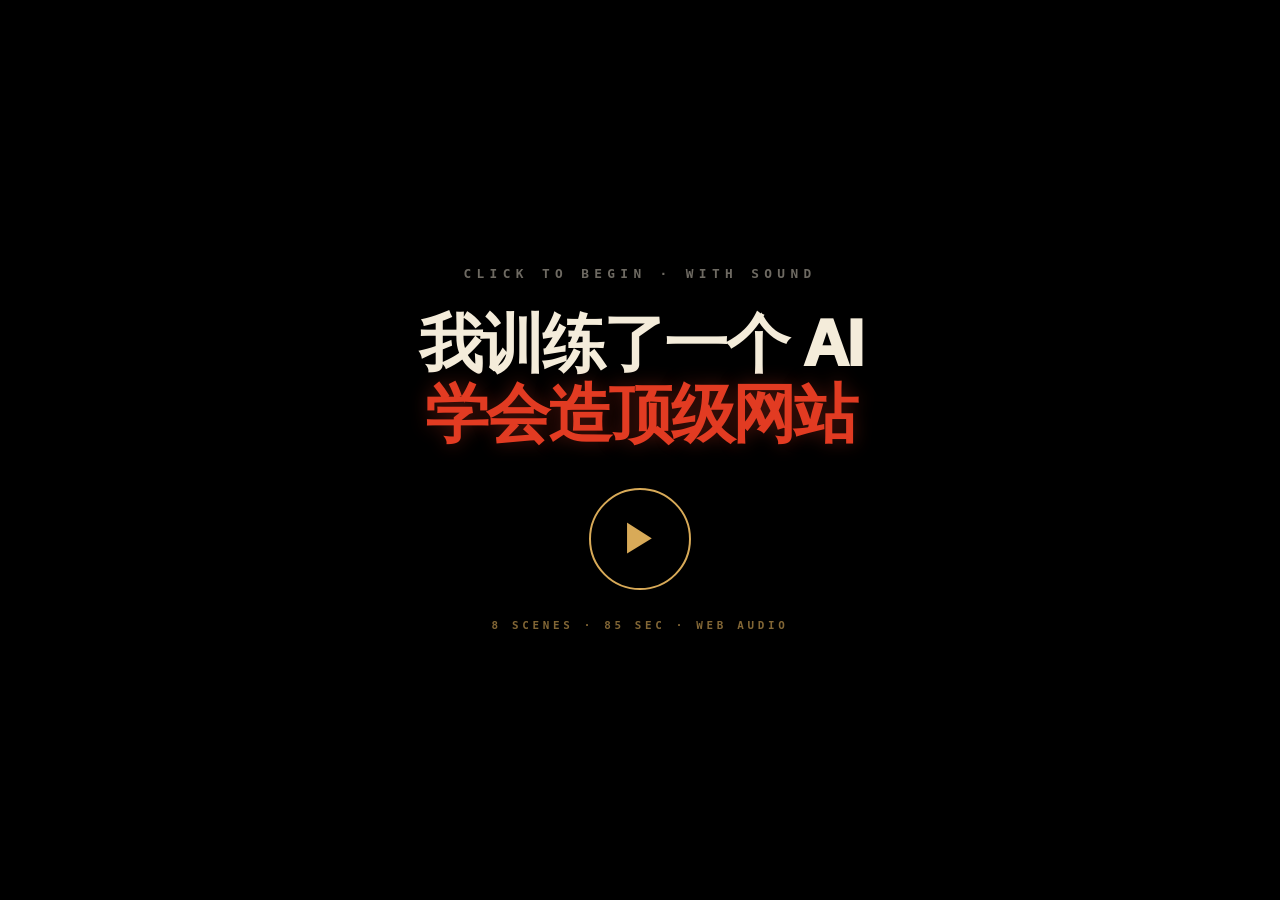
<file: showcase/01-training-protocol-film/index.html>
<!DOCTYPE html>
<html lang="zh-CN">
<head>
<meta charset="UTF-8" />
<meta name="viewport" content="width=device-width,initial-scale=1.0" />
<title>我训练了一个 AI 学会造顶级网站 · S-tier Closed Loop</title>
<style>
:root{
  --stageW:min(100vw,177.777vh);
  --u:calc(var(--stageW)/100);
  --bone:#F4ECDA;
  --red:#E23B22;
  --redDim:#9b2a18;
  --gold:#D8AA58;
  --ink:#0a0606;
}
*{box-sizing:border-box;margin:0;padding:0}
html,body{
  width:100%;height:100%;overflow:hidden;background:#000;color:var(--bone);
  font-family:-apple-system,BlinkMacSystemFont,"PingFang SC","Microsoft YaHei",Helvetica,Arial,sans-serif;
  -webkit-font-smoothing:antialiased;
}
body{display:flex;align-items:center;justify-content:center}

/* 16:9 stage */
.stage{
  position:relative;width:100vw;height:56.25vw;max-width:177.777vh;max-height:100vh;
  background:#000;overflow:hidden;isolation:isolate;
}
.bg{position:absolute;inset:0;z-index:0;background:#000;transition:background .7s ease}
.flash{position:absolute;inset:0;background:#fff;opacity:0;z-index:900;pointer-events:none}

/* Grain (T6) */
.grain{
  position:absolute;inset:-20%;z-index:6;pointer-events:none;opacity:.16;mix-blend-mode:overlay;
  background-image:
    radial-gradient(rgba(255,255,255,.55) 1px,transparent 1.5px),
    radial-gradient(rgba(255,255,255,.4) 1px,transparent 1.5px);
  background-size:3px 3px,5px 5px;
  background-position:0 0,1.5px 2px;
  animation:grainShift 1.8s steps(6) infinite;
}
@keyframes grainShift{
  0%{transform:translate(0,0)}
  20%{transform:translate(-2%,1%)}
  40%{transform:translate(1%,-2%)}
  60%{transform:translate(-1%,-1%)}
  80%{transform:translate(2%,2%)}
  100%{transform:translate(0,0)}
}

/* Warm red radial vignette (always on) */
.vignette{
  position:absolute;inset:0;z-index:5;pointer-events:none;
  background:radial-gradient(ellipse at 50% 50%,transparent 30%,rgba(0,0,0,.55) 78%,#000 100%);
}

/* Brand corners */
.brand{
  position:absolute;left:calc(var(--u)*1.8);top:calc(var(--u)*1.5);z-index:850;
  font:900 calc(var(--u)*.62)/1 Impact,"Arial Black";letter-spacing:.28em;color:rgba(244,236,218,.32);
}
.timeTxt{
  position:absolute;right:calc(var(--u)*1.8);top:calc(var(--u)*1.5);z-index:850;
  font:calc(var(--u)*.72)/1 Consolas,monospace;color:rgba(244,236,218,.38);letter-spacing:.08em;
}
.footTxt{
  position:absolute;left:50%;bottom:calc(var(--u)*1.2);transform:translateX(-50%);z-index:850;
  font:900 calc(var(--u)*.55)/1 Impact,"Arial Black";letter-spacing:.42em;color:rgba(244,236,218,.18);white-space:nowrap;
}

.redText{color:var(--red)}
.goldText{color:var(--gold)}
.dimText{color:rgba(244,236,218,.5)}

/* Scene base */
.scene{position:absolute;inset:0;z-index:30;opacity:0;transition:opacity .7s ease}
.scene.on{opacity:1}

/* =========== SCENE 1 · 黑幕开场 =========== */
#scene1 .declareSmall{
  position:absolute;left:50%;top:38%;transform:translate(-50%,-50%);z-index:120;
  font-weight:900;font-size:calc(var(--u)*1.5);letter-spacing:.5em;color:rgba(244,236,218,.55);
  opacity:0;text-align:center;
}
.scene.on #scene1 .declareSmall, #scene1.on .declareSmall{animation:fadeIn 1.0s .3s ease forwards}
#scene1 .titleA{
  position:absolute;left:50%;top:50%;transform:translate(-50%,-50%) scale(.92);z-index:130;text-align:center;
  font:1000 calc(var(--u)*8.4)/.94 "PingFang SC","Microsoft YaHei",sans-serif;letter-spacing:-.06em;
  color:var(--bone);opacity:0;white-space:nowrap;
  text-shadow:0 calc(var(--u)*.3) calc(var(--u)*2) rgba(0,0,0,.7);
}
#scene1.on .titleA{animation:bigIn 1.2s 1.0s cubic-bezier(.16,1,.3,1) forwards}
#scene1 .titleB{
  position:absolute;left:50%;top:68%;transform:translate(-50%,-50%) scale(.92);z-index:130;text-align:center;
  font:1000 calc(var(--u)*5.8)/1 "PingFang SC","Microsoft YaHei",sans-serif;letter-spacing:-.05em;
  color:var(--red);opacity:0;white-space:nowrap;
  text-shadow:0 0 calc(var(--u)*1.4) rgba(226,59,34,.4);
}
#scene1.on .titleB{animation:bigIn 1.0s 2.4s cubic-bezier(.16,1,.3,1) forwards}
#scene1 .sigBar{
  position:absolute;left:50%;top:84%;transform:translate(-50%,-50%);z-index:120;
  font:900 calc(var(--u)*.9)/1 Consolas,monospace;letter-spacing:.36em;color:rgba(216,170,88,.62);opacity:0;
}
#scene1.on .sigBar{animation:fadeIn .8s 4.2s ease forwards}
@keyframes bigIn{to{opacity:1;transform:translate(-50%,-50%) scale(1)}}
@keyframes fadeIn{to{opacity:1}}

/* =========== SCENE 2 · 问题 =========== */
#scene2 .probLabel{
  position:absolute;left:50%;top:22%;transform:translate(-50%,-50%);z-index:120;text-align:center;
  font:900 calc(var(--u)*1.3)/1 Consolas,monospace;letter-spacing:.42em;color:rgba(244,236,218,.55);
  opacity:0;
}
#scene2.on .probLabel{animation:fadeIn .8s .2s ease forwards}
#scene2 .gauge{
  position:absolute;left:50%;top:50%;transform:translate(-50%,-50%);z-index:80;
  width:calc(var(--u)*60);height:calc(var(--u)*60);opacity:0;
}
#scene2.on .gauge{animation:fadeIn 1.2s .6s ease forwards}
#scene2 .gauge svg{width:100%;height:100%;overflow:visible}
#scene2 .gauge .ring{fill:none;stroke:rgba(244,236,218,.13);stroke-width:.5}
#scene2 .gauge .arcSelf{fill:none;stroke:var(--gold);stroke-width:1.4;stroke-linecap:round;stroke-dasharray:282.7;stroke-dashoffset:282.7;}
#scene2 .gauge .arcReal{fill:none;stroke:var(--red);stroke-width:1.4;stroke-linecap:round;stroke-dasharray:282.7;stroke-dashoffset:282.7;}
#scene2.on .gauge .arcSelf{animation:arcSelf 1.6s 1.4s cubic-bezier(.16,1,.3,1) forwards}
#scene2.on .gauge .arcReal{animation:arcReal 1.6s 3.2s cubic-bezier(.16,1,.3,1) forwards}
@keyframes arcSelf{to{stroke-dashoffset:28.3}} /* 9/10 -> 282.7*(1-.9)=28.27 */
@keyframes arcReal{to{stroke-dashoffset:84.8}} /* 7/10 -> 282.7*(1-.7)=84.81 */
#scene2 .selfNum{
  position:absolute;left:34%;top:50%;transform:translate(-50%,-50%);z-index:140;text-align:center;opacity:0;
  font:1000 calc(var(--u)*5.6)/1 Impact,"Arial Black";color:var(--gold);
}
#scene2.on .selfNum{animation:popIn .7s 2.0s cubic-bezier(.16,1,.3,1) forwards}
#scene2 .realNum{
  position:absolute;left:66%;top:50%;transform:translate(-50%,-50%);z-index:140;text-align:center;opacity:0;
  font:1000 calc(var(--u)*5.6)/1 Impact,"Arial Black";color:var(--red);
  text-shadow:0 0 calc(var(--u)*1.4) rgba(226,59,34,.4);
}
#scene2.on .realNum{animation:popIn .7s 3.8s cubic-bezier(.16,1,.3,1) forwards}
@keyframes popIn{from{opacity:0;transform:translate(-50%,-50%) scale(.6)}to{opacity:1;transform:translate(-50%,-50%) scale(1)}}
#scene2 .selfLbl{position:absolute;left:34%;top:72%;transform:translate(-50%,-50%);z-index:140;font:900 calc(var(--u)*1.1)/1 sans-serif;letter-spacing:.32em;color:rgba(216,170,88,.78);opacity:0}
#scene2 .realLbl{position:absolute;left:66%;top:72%;transform:translate(-50%,-50%);z-index:140;font:900 calc(var(--u)*1.1)/1 sans-serif;letter-spacing:.32em;color:rgba(226,59,34,.85);opacity:0}
#scene2.on .selfLbl{animation:fadeIn .6s 2.4s ease forwards}
#scene2.on .realLbl{animation:fadeIn .6s 4.2s ease forwards}
#scene2 .probTitle{
  position:absolute;left:50%;top:88%;transform:translate(-50%,-50%);z-index:140;text-align:center;opacity:0;
  font:1000 calc(var(--u)*2.4)/1 "PingFang SC","Microsoft YaHei",sans-serif;letter-spacing:-.03em;color:var(--bone);
}
#scene2.on .probTitle{animation:fadeIn .8s 5.0s ease forwards}

/* =========== SCENE 3 · 观察 53 样本 =========== */
#scene3 .obsLabel{
  position:absolute;left:50%;top:14%;transform:translate(-50%,-50%);z-index:120;text-align:center;
  font:900 calc(var(--u)*1.1)/1 Consolas,monospace;letter-spacing:.42em;color:rgba(244,236,218,.55);opacity:0;
}
#scene3.on .obsLabel{animation:fadeIn .7s .2s ease forwards}
#scene3 .gridWrap{
  position:absolute;left:50%;top:54%;transform:translate(-50%,-50%);z-index:60;
  width:calc(var(--u)*78);height:calc(var(--u)*42);opacity:0;
}
#scene3.on .gridWrap{animation:fadeIn 1.0s .6s ease forwards}
#scene3 .cell{
  position:absolute;width:calc(var(--u)*7.6);height:calc(var(--u)*4.2);
  background:rgba(244,236,218,.04);border:1px solid rgba(244,236,218,.14);
  border-radius:calc(var(--u)*.4);opacity:0;
}
#scene3 .cell.lit{background:rgba(216,170,88,.16);border-color:rgba(216,170,88,.7);box-shadow:0 0 calc(var(--u)*1.4) rgba(216,170,88,.4)}
#scene3.on .cell{animation:cellIn .5s ease forwards;animation-delay:var(--cd,0s)}
@keyframes cellIn{to{opacity:1}}
#scene3 .bigNum{
  position:absolute;left:50%;top:50%;transform:translate(-50%,-50%);z-index:140;text-align:center;opacity:0;
  font:1000 calc(var(--u)*22)/1 Impact,"Arial Black";color:var(--bone);letter-spacing:-.05em;
  text-shadow:0 0 calc(var(--u)*2) rgba(226,59,34,.3),0 calc(var(--u)*.4) calc(var(--u)*2) rgba(0,0,0,.8);
}
#scene3.on .bigNum{animation:popIn .9s 4.2s cubic-bezier(.16,1,.3,1) forwards}
#scene3 .obsSub{
  position:absolute;left:50%;top:88%;transform:translate(-50%,-50%);z-index:140;text-align:center;opacity:0;
  font:1000 calc(var(--u)*2)/1 "PingFang SC","Microsoft YaHei",sans-serif;letter-spacing:-.02em;
  color:var(--bone);
}
#scene3.on .obsSub{animation:fadeIn .8s 5.0s ease forwards}

/* =========== SCENE 4 · 提炼 49 P =========== */
#scene4 .rainCol{position:absolute;top:-8%;font:900 calc(var(--u)*.9)/1.3 Consolas,monospace;color:rgba(216,170,88,.5);white-space:pre;
  writing-mode:vertical-rl;letter-spacing:.04em;opacity:0;animation:rainFall 7s linear infinite;animation-delay:var(--rd,0s);}
@keyframes rainFall{0%{transform:translateY(0);opacity:0}10%{opacity:.55}90%{opacity:.55}100%{transform:translateY(120vh);opacity:0}}
#scene4.on .rainCol{opacity:.55}
#scene4 .extractWrap{position:absolute;left:50%;top:50%;transform:translate(-50%,-50%);z-index:120;text-align:center;opacity:0;}
#scene4.on .extractWrap{animation:fadeIn .9s .4s ease forwards}
#scene4 .pCount{
  font:1000 calc(var(--u)*16)/1 Impact,"Arial Black";color:var(--gold);letter-spacing:-.05em;
  text-shadow:0 0 calc(var(--u)*2) rgba(216,170,88,.5);display:block;
}
#scene4 .pUnit{
  font:900 calc(var(--u)*4)/1 Impact,"Arial Black";color:var(--bone);letter-spacing:.06em;display:block;margin-top:calc(var(--u)*.4);
}
#scene4 .extractCap{
  position:absolute;left:50%;top:84%;transform:translate(-50%,-50%);z-index:140;text-align:center;opacity:0;
  font:1000 calc(var(--u)*2.2)/1.12 "PingFang SC","Microsoft YaHei",sans-serif;letter-spacing:-.03em;color:var(--bone);
  max-width:calc(var(--u)*70);
}
#scene4.on .extractCap{animation:fadeIn .8s 1.6s ease forwards}
#scene4 .extractCapB{
  position:absolute;left:50%;top:94%;transform:translate(-50%,-50%);z-index:140;text-align:center;opacity:0;
  font:900 calc(var(--u)*1.3)/1 Consolas,monospace;letter-spacing:.32em;color:var(--red);
}
#scene4.on .extractCapB{animation:fadeIn .8s 3.0s ease forwards}

/* =========== SCENE 5 · Rubric 28R =========== */
#scene5 .rubricBoard{position:absolute;left:50%;top:50%;transform:translate(-50%,-50%);z-index:100;width:calc(var(--u)*86);height:calc(var(--u)*40);opacity:0;}
#scene5.on .rubricBoard{animation:fadeIn .8s .3s ease forwards}
#scene5 .rcol{
  position:absolute;top:0;bottom:0;width:calc(var(--u)*27);padding:calc(var(--u)*1.6);
  background:rgba(244,236,218,.03);border:1px solid rgba(244,236,218,.12);border-radius:calc(var(--u)*.4);
  display:flex;flex-direction:column;justify-content:space-between;
}
#scene5 .rcol.a{left:0}
#scene5 .rcol.b{left:50%;transform:translateX(-50%)}
#scene5 .rcol.c{right:0}
#scene5 .rcol h4{font:900 calc(var(--u)*1.2)/1 Consolas,monospace;letter-spacing:.32em;color:rgba(244,236,218,.55);text-align:center}
#scene5 .rcol .axisName{font:1000 calc(var(--u)*2.6)/1 "PingFang SC","Microsoft YaHei",sans-serif;letter-spacing:-.03em;color:var(--bone);text-align:center;margin-top:calc(var(--u)*.6)}
#scene5 .rcol .axisSub{font:900 calc(var(--u)*.9)/1.3 sans-serif;letter-spacing:.18em;color:rgba(216,170,88,.7);text-align:center;margin-top:calc(var(--u)*.8)}
#scene5 .rcol .wgt{font:1000 calc(var(--u)*5.4)/1 Impact,"Arial Black";color:var(--gold);letter-spacing:-.04em;text-align:center}
#scene5 .rcol.b .wgt{color:var(--red);text-shadow:0 0 calc(var(--u)*1.2) rgba(226,59,34,.3)}
#scene5 .rcol.c .wgt{color:var(--bone)}
#scene5 .rcol .rxx{font:900 calc(var(--u)*.85)/1.4 Consolas,monospace;letter-spacing:.18em;color:rgba(244,236,218,.4);text-align:center;margin-top:calc(var(--u)*.4)}
#scene5 .formula{
  position:absolute;left:50%;bottom:8%;transform:translate(-50%,0);z-index:140;text-align:center;opacity:0;
  font:1000 calc(var(--u)*1.8)/1 Consolas,monospace;letter-spacing:.06em;color:var(--bone);
  padding:calc(var(--u)*1) calc(var(--u)*2);background:rgba(0,0,0,.55);border:1px solid rgba(216,170,88,.4);border-radius:calc(var(--u)*.5);
}
#scene5.on .formula{animation:fadeIn .8s 2.6s ease forwards}
#scene5 .rubricLabel{
  position:absolute;left:50%;top:8%;transform:translate(-50%,-50%);z-index:120;text-align:center;
  font:900 calc(var(--u)*1.1)/1 Consolas,monospace;letter-spacing:.42em;color:rgba(244,236,218,.55);opacity:0;
}
#scene5.on .rubricLabel{animation:fadeIn .7s .1s ease forwards}

/* =========== SCENE 6 · Critic 揭穿 =========== */
#scene6 .criticTag{position:absolute;left:50%;top:14%;transform:translate(-50%,-50%);z-index:120;text-align:center;
  font:900 calc(var(--u)*1.2)/1 Consolas,monospace;letter-spacing:.42em;color:var(--red);opacity:0;
  text-shadow:0 0 calc(var(--u)*1.2) rgba(226,59,34,.4);}
#scene6.on .criticTag{animation:fadeIn .6s .2s ease forwards}
#scene6 .splitL{
  position:absolute;left:6%;top:50%;transform:translate(0,-50%) translateX(-30px);z-index:100;width:38%;text-align:center;opacity:0;
}
#scene6 .splitR{
  position:absolute;right:6%;top:50%;transform:translate(0,-50%) translateX(30px);z-index:100;width:38%;text-align:center;opacity:0;
}
#scene6.on .splitL{animation:splitInL .9s .8s cubic-bezier(.16,1,.3,1) forwards}
#scene6.on .splitR{animation:splitInR .9s .8s cubic-bezier(.16,1,.3,1) forwards}
@keyframes splitInL{to{opacity:1;transform:translate(0,-50%) translateX(0)}}
@keyframes splitInR{to{opacity:1;transform:translate(0,-50%) translateX(0)}}
#scene6 .role{font:900 calc(var(--u)*1.4)/1 Consolas,monospace;letter-spacing:.32em;color:rgba(244,236,218,.55);margin-bottom:calc(var(--u)*1.4)}
#scene6 .score{font:1000 calc(var(--u)*9)/1 Impact,"Arial Black";letter-spacing:-.05em;line-height:.95}
#scene6 .scoreA{color:var(--gold);text-shadow:0 0 calc(var(--u)*1.4) rgba(216,170,88,.4)}
#scene6 .scoreB{color:var(--red);text-shadow:0 0 calc(var(--u)*1.4) rgba(226,59,34,.4)}
#scene6 .scoreSub{font:900 calc(var(--u)*1)/1 sans-serif;letter-spacing:.32em;color:rgba(244,236,218,.5);margin-top:calc(var(--u)*1)}
#scene6 .vsLine{
  position:absolute;left:50%;top:50%;transform:translate(-50%,-50%);z-index:120;
  width:calc(var(--u)*.4);height:0;background:var(--red);opacity:0;
  box-shadow:0 0 calc(var(--u)*1.4) rgba(226,59,34,.55);
}
#scene6.on .vsLine{animation:vsGrow 1.0s 2.4s cubic-bezier(.8,0,.2,1) forwards}
@keyframes vsGrow{to{opacity:.95;height:calc(var(--u)*36)}}
#scene6 .inflateTag{
  position:absolute;left:50%;top:50%;transform:translate(-50%,-50%) scale(.6);z-index:160;opacity:0;
  font:1000 calc(var(--u)*4.6)/1 Impact,"Arial Black";letter-spacing:-.03em;color:var(--red);white-space:nowrap;
  text-shadow:0 0 calc(var(--u)*1.8) rgba(226,59,34,.6),0 calc(var(--u)*.3) calc(var(--u)*1.2) rgba(0,0,0,.85);
  padding:calc(var(--u)*.6) calc(var(--u)*1.5);
}
#scene6.on .inflateTag{animation:inflatePunch .8s 3.4s cubic-bezier(.16,1,.3,1) forwards, inflateShake .25s 4.2s 3}
@keyframes inflatePunch{to{opacity:1;transform:translate(-50%,-50%) scale(1)}}
@keyframes inflateShake{0%,100%{transform:translate(-50%,-50%) scale(1)}25%{transform:translate(-52%,-50%) scale(1)}75%{transform:translate(-48%,-50%) scale(1)}}
#scene6 .criticBottom{
  position:absolute;left:50%;bottom:8%;transform:translate(-50%,0);z-index:140;text-align:center;opacity:0;
  font:1000 calc(var(--u)*2)/1 "PingFang SC","Microsoft YaHei",sans-serif;letter-spacing:-.03em;color:var(--bone);
}
#scene6.on .criticBottom{animation:fadeIn .8s 5.0s ease forwards}

/* =========== SCENE 7 · S 档闭环 4.55 -> 4.95 =========== */
#scene7 .sLabel{position:absolute;left:50%;top:14%;transform:translate(-50%,-50%);z-index:120;text-align:center;
  font:900 calc(var(--u)*1.2)/1 Consolas,monospace;letter-spacing:.42em;color:rgba(216,170,88,.7);opacity:0;}
#scene7.on .sLabel{animation:fadeIn .7s .2s ease forwards}
#scene7 .scoreBigWrap{
  position:absolute;left:50%;top:50%;transform:translate(-50%,-50%);z-index:130;text-align:center;opacity:0;
}
#scene7.on .scoreBigWrap{animation:fadeIn .8s .6s ease forwards}
#scene7 .scoreNow{
  font:1000 calc(var(--u)*18)/.95 Impact,"Arial Black";letter-spacing:-.06em;color:var(--gold);display:inline-block;
  text-shadow:0 0 calc(var(--u)*1.8) rgba(216,170,88,.55),0 calc(var(--u)*.4) calc(var(--u)*1.4) rgba(0,0,0,.8);
  transition:color .2s ease,text-shadow .2s ease;
}
#scene7 .scoreNow.sLock{color:var(--red);text-shadow:0 0 calc(var(--u)*2.4) rgba(226,59,34,.75),0 calc(var(--u)*.4) calc(var(--u)*1.4) rgba(0,0,0,.8)}
#scene7 .stier{
  position:absolute;left:50%;top:78%;transform:translate(-50%,-50%);z-index:140;text-align:center;opacity:0;
  font:1000 calc(var(--u)*4.8)/1 "PingFang SC","Microsoft YaHei",sans-serif;letter-spacing:.04em;color:var(--bone);
}
#scene7.on .stier{animation:fadeIn .8s 4.0s ease forwards}
#scene7 .stier .S{color:var(--red);text-shadow:0 0 calc(var(--u)*1.8) rgba(226,59,34,.5);font-size:1.4em;letter-spacing:-.04em;display:inline-block;transform:translateY(.05em)}
#scene7 .threshold{
  position:absolute;left:50%;top:90%;transform:translate(-50%,-50%);z-index:140;text-align:center;opacity:0;
  font:900 calc(var(--u)*1.1)/1 Consolas,monospace;letter-spacing:.32em;color:rgba(244,236,218,.5);
}
#scene7.on .threshold{animation:fadeIn .8s 4.6s ease forwards}
/* Threshold marker line */
#scene7 .thresholdLine{
  position:absolute;left:0;right:0;top:46%;height:1px;background:rgba(226,59,34,.45);z-index:80;opacity:0;
  box-shadow:0 0 calc(var(--u)*.8) rgba(226,59,34,.35);
}
#scene7.on .thresholdLine{animation:fadeIn .6s 2.4s ease forwards}
#scene7 .thresholdLbl{
  position:absolute;right:6%;top:46%;transform:translateY(-50%);z-index:90;opacity:0;
  font:900 calc(var(--u)*1)/1 Consolas,monospace;letter-spacing:.32em;color:rgba(226,59,34,.78);
}
#scene7.on .thresholdLbl{animation:fadeIn .6s 2.6s ease forwards}

/* =========== SCENE 8 · 收尾 =========== */
#scene8 .endLine1{
  position:absolute;left:50%;top:40%;transform:translate(-50%,-50%) scale(.9);z-index:130;text-align:center;opacity:0;
  font:1000 calc(var(--u)*7.4)/1 "PingFang SC","Microsoft YaHei",sans-serif;letter-spacing:-.05em;color:var(--bone);white-space:nowrap;
  text-shadow:0 calc(var(--u)*.3) calc(var(--u)*1.6) rgba(0,0,0,.7);
}
#scene8.on .endLine1{animation:bigIn 1.2s .4s cubic-bezier(.16,1,.3,1) forwards}
#scene8 .endLine2{
  position:absolute;left:50%;top:58%;transform:translate(-50%,-50%);z-index:130;text-align:center;opacity:0;
  font:900 calc(var(--u)*1.6)/1 Consolas,monospace;letter-spacing:.5em;color:var(--red);white-space:nowrap;
}
#scene8.on .endLine2{animation:fadeIn .8s 2.0s ease forwards}
#scene8 .endSig{
  position:absolute;left:50%;top:74%;transform:translate(-50%,-50%);z-index:130;text-align:center;opacity:0;
  font:900 calc(var(--u)*1.2)/1 Consolas,monospace;letter-spacing:.36em;color:rgba(216,170,88,.75);
}
#scene8.on .endSig{animation:fadeIn .8s 3.0s ease forwards}
#scene8 .endDot{
  position:absolute;left:50%;top:86%;transform:translate(-50%,-50%);width:calc(var(--u)*.8);height:calc(var(--u)*.8);
  background:var(--red);border-radius:50%;z-index:130;opacity:0;
  box-shadow:0 0 calc(var(--u)*1.6) rgba(226,59,34,.6);
}
#scene8.on .endDot{animation:dotPulse 2s 3.8s ease-in-out infinite, fadeIn .6s 3.8s ease forwards}
@keyframes dotPulse{0%,100%{box-shadow:0 0 calc(var(--u)*1.6) rgba(226,59,34,.6)}50%{box-shadow:0 0 calc(var(--u)*3.2) rgba(226,59,34,.9)}}

/* Start overlay */
.startOverlay{
  position:absolute;inset:0;z-index:9000;background:#000;display:flex;align-items:center;justify-content:center;flex-direction:column;
  cursor:pointer;
}
.startOverlay .hint{font:900 calc(var(--u)*1)/1 Consolas,monospace;letter-spacing:.42em;color:rgba(244,236,218,.45);margin-bottom:calc(var(--u)*2.2)}
.startOverlay .title{font:1000 calc(var(--u)*5)/1.1 "PingFang SC","Microsoft YaHei",sans-serif;letter-spacing:-.04em;color:var(--bone);text-align:center;max-width:80%}
.startOverlay .title .br{color:var(--red);text-shadow:0 0 calc(var(--u)*1.4) rgba(226,59,34,.35)}
.startOverlay .play{
  margin-top:calc(var(--u)*3);width:calc(var(--u)*8);height:calc(var(--u)*8);border-radius:50%;
  border:2px solid var(--gold);display:flex;align-items:center;justify-content:center;
  color:var(--gold);font-size:calc(var(--u)*3);
  transition:transform .3s ease,background .3s ease;
}
.startOverlay:hover .play{transform:scale(1.08);background:rgba(216,170,88,.15)}
.startOverlay .sig{margin-top:calc(var(--u)*2.4);font:900 calc(var(--u)*.85)/1 Consolas,monospace;letter-spacing:.34em;color:rgba(216,170,88,.6)}

/* Controls */
.controls{
  position:absolute;left:50%;bottom:calc(var(--u)*3);transform:translateX(-50%);z-index:9100;
  display:flex;gap:calc(var(--u)*1);align-items:center;
  background:rgba(0,0,0,.55);padding:calc(var(--u)*.7) calc(var(--u)*1.4);border-radius:calc(var(--u)*4);
  border:1px solid rgba(216,170,88,.3);
  opacity:0;transition:opacity .3s ease;pointer-events:none;
}
.controls.show{opacity:1;pointer-events:auto}
.controls button{
  background:transparent;border:none;color:var(--bone);cursor:pointer;
  font:900 calc(var(--u)*1.2)/1 Consolas,monospace;padding:0 calc(var(--u)*.6);
}
.controls .scrubWrap{display:flex;align-items:center;gap:calc(var(--u)*.6);min-width:calc(var(--u)*40)}
.controls input[type=range]{
  flex:1;-webkit-appearance:none;height:calc(var(--u)*.3);background:rgba(244,236,218,.2);border-radius:calc(var(--u)*.2);
}
.controls input[type=range]::-webkit-slider-thumb{
  -webkit-appearance:none;width:calc(var(--u)*1.1);height:calc(var(--u)*1.1);background:var(--red);border-radius:50%;cursor:pointer;
}
.controls .tc{font:900 calc(var(--u)*.85)/1 Consolas,monospace;color:rgba(244,236,218,.7);letter-spacing:.1em;min-width:calc(var(--u)*8);text-align:center}

@media (max-width:480px){
  .stage{width:100vw;height:56.25vw}
}
</style>
</head>
<body>
<div class="stage" id="stage">
  <div class="bg" id="bg"></div>
  <div class="vignette"></div>
  <div class="grain"></div>

  <div class="brand">YANG · KAIJIE · TRAINING PROTOCOL</div>
  <div class="timeTxt" id="timeTxt">00:00 / 01:25</div>
  <div class="footTxt">REEL · 01 · TRAINING AI TO BUILD S-TIER SITES</div>

  <!-- SCENE 1 · 黑幕开场 -->
  <div class="scene" id="scene1">
    <div class="declareSmall">— A PROTOCOL FILM —</div>
    <div class="titleA">我训练了一个 AI</div>
    <div class="titleB">学会造顶级网站</div>
    <div class="sigBar">YANG KAIJIE · 2026</div>
  </div>

  <!-- SCENE 2 · 问题 -->
  <div class="scene" id="scene2">
    <div class="probLabel">— PROBLEM —</div>
    <div class="gauge">
      <svg viewBox="0 0 100 100">
        <circle class="ring" cx="50" cy="50" r="45"></circle>
        <circle class="arcSelf" cx="50" cy="50" r="45" transform="rotate(-90 50 50)"></circle>
      </svg>
    </div>
    <div class="selfNum">9</div>
    <div class="selfLbl">SELF-RATED</div>
    <div class="realNum">7</div>
    <div class="realLbl">REAL · CRITIC</div>
    <div class="probTitle">AI 自评 <span class="goldText">9 / 10</span>，实测只有 <span class="redText">7 / 10</span></div>
  </div>

  <!-- SCENE 3 · 观察 53 样本 -->
  <div class="scene" id="scene3">
    <div class="obsLabel">— STAGE 1 · OBSERVATION —</div>
    <div class="gridWrap" id="grid3"></div>
    <div class="bigNum">53</div>
    <div class="obsSub">公认优秀的样本，全摊在桌上</div>
  </div>

  <!-- SCENE 4 · 提炼 49 P -->
  <div class="scene" id="scene4">
    <div class="extractWrap">
      <span class="pCount">49</span>
      <span class="pUnit">PRINCIPLES</span>
    </div>
    <div class="extractCap">从 53 个样本里，<span class="redText">浮现出 49 条共有的设计原则</span></div>
    <div class="extractCapB">P-001 → P-049 · 每条都有反例</div>
  </div>

  <!-- SCENE 5 · Rubric 28R -->
  <div class="scene" id="scene5">
    <div class="rubricLabel">— STAGE 3 · RUBRIC —</div>
    <div class="rubricBoard">
      <div class="rcol a">
        <h4>AXIS · A</h4>
        <div>
          <div class="axisName">技术</div>
          <div class="axisSub">OBJECTIVE</div>
        </div>
        <div>
          <div class="wgt">30%</div>
          <div class="rxx">R-001 → R-009</div>
        </div>
      </div>
      <div class="rcol b">
        <h4>AXIS · B</h4>
        <div>
          <div class="axisName">审美</div>
          <div class="axisSub">SEMI-OBJECTIVE</div>
        </div>
        <div>
          <div class="wgt">35%</div>
          <div class="rxx">R-010 → R-018</div>
        </div>
      </div>
      <div class="rcol c">
        <h4>AXIS · C</h4>
        <div>
          <div class="axisName">品味</div>
          <div class="axisSub">TASTE</div>
        </div>
        <div>
          <div class="wgt">35%</div>
          <div class="rxx">R-019 → R-028</div>
        </div>
      </div>
    </div>
    <div class="formula">A × .30 + B × .35 + C × .35 = <span class="redText">SCORE</span></div>
  </div>

  <!-- SCENE 6 · Critic 揭穿 -->
  <div class="scene" id="scene6">
    <div class="criticTag">— GENERATOR vs CRITIC —</div>
    <div class="splitL">
      <div class="role">GENERATOR</div>
      <div class="score scoreA">4.6</div>
      <div class="scoreSub">SELF-RATED</div>
    </div>
    <div class="vsLine"></div>
    <div class="splitR">
      <div class="role">CRITIC</div>
      <div class="score scoreB">3.1</div>
      <div class="scoreSub">INDEPENDENT</div>
    </div>
    <div class="inflateTag">INFLATION&nbsp;&nbsp;+1.5</div>
    <div class="criticBottom">不分离评分者，<span class="redText">AI 永远在给自己注水</span></div>
  </div>

  <!-- SCENE 7 · S 档闭环 -->
  <div class="scene" id="scene7">
    <div class="sLabel">— S-TIER CLOSED LOOP —</div>
    <div class="thresholdLine"></div>
    <div class="thresholdLbl">THRESHOLD · 4.5</div>
    <div class="scoreBigWrap">
      <span class="scoreNow" id="scoreNow">4.55</span>
    </div>
    <div class="stier"><span class="S">S</span>&nbsp;档&nbsp;·&nbsp;CLOSED</div>
    <div class="threshold">4.55 → 4.95 · 跨档时刻</div>
  </div>

  <!-- SCENE 8 · 收尾 -->
  <div class="scene" id="scene8">
    <div class="endLine1">S-TIER CLOSED LOOP</div>
    <div class="endLine2">PROTOCOL · TRAINED · SHIPPED</div>
    <div class="endSig">杨凯杰 · 2026</div>
    <div class="endDot"></div>
  </div>

  <!-- Flash overlay -->
  <div class="flash" id="flash"></div>

  <!-- Start overlay -->
  <div class="startOverlay" id="startOverlay">
    <div class="hint">CLICK TO BEGIN · WITH SOUND</div>
    <div class="title">我训练了一个 AI<br/><span class="br">学会造顶级网站</span></div>
    <div class="play">▶</div>
    <div class="sig">8 SCENES · 85 SEC · WEB AUDIO</div>
  </div>

  <!-- Controls -->
  <div class="controls" id="controls">
    <button id="playBtn">⏸</button>
    <div class="scrubWrap">
      <input type="range" id="scrub" min="0" max="85" step=".1" value="0" />
      <div class="tc" id="tc">00:00 / 01:25</div>
    </div>
    <button id="restartBtn">↻</button>
    <button id="muteBtn">♪</button>
  </div>
</div>

<script>
/* ============================================================
 * SHOWCASE #01 · TRAINING PROTOCOL FILM
 * Timeline-driven 8-scene 85s film with Web Audio synth BGM
 * ============================================================ */

// ---- SCENE TIMELINE ----
const SCENES = [
  { id:'scene1', name:'opening',   at:0,    bg:'radial-gradient(ellipse at 50% 50%,rgba(226,59,34,.08),transparent 30%),radial-gradient(circle at 50% 50%,#0a0606 0,#000 70%)' },
  { id:'scene2', name:'problem',   at:8,    bg:'radial-gradient(ellipse at 50% 50%,rgba(226,59,34,.10),transparent 35%),#070404' },
  { id:'scene3', name:'observe',   at:18,   bg:'radial-gradient(ellipse at 50% 50%,rgba(216,170,88,.10),transparent 36%),#0a0807' },
  { id:'scene4', name:'extract',   at:30,   bg:'radial-gradient(ellipse at 50% 50%,rgba(216,170,88,.16),transparent 36%),radial-gradient(circle at 50% 50%,#16100a 0,#000 72%)' },
  { id:'scene5', name:'rubric',    at:42,   bg:'radial-gradient(ellipse at 50% 30%,rgba(226,59,34,.07),transparent 36%),#080606' },
  { id:'scene6', name:'critic',    at:54,   bg:'radial-gradient(ellipse at 50% 50%,rgba(226,59,34,.18),transparent 30%),radial-gradient(circle at 50% 50%,#1a0807 0,#000 70%)' },
  { id:'scene7', name:'sloop',     at:66,   bg:'radial-gradient(ellipse at 50% 50%,rgba(216,170,88,.20),transparent 40%),radial-gradient(circle at 50% 50%,#16100a 0,#000 70%)' },
  { id:'scene8', name:'closing',   at:78,   bg:'radial-gradient(ellipse at 50% 50%,rgba(226,59,34,.10),transparent 36%),#040303' }
];
const TOTAL = 85;

// ---- DOM ----
const stage = document.getElementById('stage');
const bg = document.getElementById('bg');
const flash = document.getElementById('flash');
const startOverlay = document.getElementById('startOverlay');
const controls = document.getElementById('controls');
const playBtn = document.getElementById('playBtn');
const restartBtn = document.getElementById('restartBtn');
const muteBtn = document.getElementById('muteBtn');
const scrub = document.getElementById('scrub');
const tc = document.getElementById('tc');
const timeTxt = document.getElementById('timeTxt');
const scoreNow = document.getElementById('scoreNow');

const scenes = SCENES.map(s => document.getElementById(s.id));

function fmt(t){
  const m = Math.floor(t/60), s = Math.floor(t%60);
  return String(m).padStart(2,'0')+':'+String(s).padStart(2,'0');
}

// ---- Build Scene 3 grid (53 cells, 7 highlighted) ----
(function buildGrid3(){
  const wrap = document.getElementById('grid3');
  const cols = 11, rows = 5;
  // 53 cells: 11*5 = 55, drop last 2
  const total = 53;
  const cellW = 7.6, cellH = 4.2, gapX = .35, gapY = .35;
  // highlight indices
  const lit = new Set([3,9,14,22,28,33,41,46,49]);
  for(let i=0; i<total; i++){
    const r = Math.floor(i/cols), c = i%cols;
    const el = document.createElement('div');
    el.className = 'cell' + (lit.has(i) ? ' lit' : '');
    el.style.left = `calc(var(--u)*${c*(cellW+gapX)})`;
    el.style.top  = `calc(var(--u)*${r*(cellH+gapY)})`;
    el.style.setProperty('--cd', (i*0.02)+'s');
    wrap.appendChild(el);
  }
})();

// ---- Build Scene 4 code rain ----
(function buildRain(){
  const s4 = document.getElementById('scene4');
  const glyphs = ['P-001','P-005','P-007','P-013','P-019','P-022','P-028','P-034','P-041','P-049','grain','radial','impact','reveal','rAF','vignette','axis','rubric','critic','S-tier'];
  const cols = 14;
  for(let i=0; i<cols; i++){
    const el = document.createElement('div');
    el.className = 'rainCol';
    el.style.left = (3 + i*7) + '%';
    el.style.setProperty('--rd', (i*0.4 + Math.random()*0.6) + 's');
    // build text column
    let txt = '';
    for(let j=0;j<6;j++) txt += glyphs[Math.floor(Math.random()*glyphs.length)] + '\n';
    el.textContent = txt;
    s4.appendChild(el);
  }
})();

// ---- WEB AUDIO SYNTH BGM ----
let audioCtx = null, master = null, musicTimer = null, beat = 0;
let muted = false;
let activeImpactNodes = [];
let padNodes = [];

function ensureCtx(){
  if(!audioCtx){
    audioCtx = new (window.AudioContext || window.webkitAudioContext)();
    master = audioCtx.createGain();
    master.gain.value = .14;
    master.connect(audioCtx.destination);
  }
}
function setVol(v){
  if(master){
    master.gain.setTargetAtTime(muted ? 0 : v, audioCtx.currentTime, .35);
  }
}

// Drum / synth voices
function kick(t, vol=.55){
  const o = audioCtx.createOscillator(), g = audioCtx.createGain();
  o.type='sine'; o.frequency.setValueAtTime(110, t); o.frequency.exponentialRampToValueAtTime(36, t+.18);
  g.gain.setValueAtTime(vol, t); g.gain.exponentialRampToValueAtTime(.001, t+.22);
  o.connect(g); g.connect(master); o.start(t); o.stop(t+.26);
}
function hat(t, vol=.06){
  const len = audioCtx.sampleRate*.04;
  const buf = audioCtx.createBuffer(1, len, audioCtx.sampleRate);
  const data = buf.getChannelData(0);
  for(let i=0;i<len;i++) data[i] = (Math.random()*2-1) * (1-i/len);
  const src = audioCtx.createBufferSource(); src.buffer = buf;
  const g = audioCtx.createGain(); g.gain.value = vol;
  const hp = audioCtx.createBiquadFilter(); hp.type='highpass'; hp.frequency.value=6800;
  src.connect(hp); hp.connect(g); g.connect(master); src.start(t);
}
function snare(t, vol=.12){
  const len = audioCtx.sampleRate*.14;
  const buf = audioCtx.createBuffer(1, len, audioCtx.sampleRate);
  const data = buf.getChannelData(0);
  for(let i=0;i<len;i++) data[i] = (Math.random()*2-1) * Math.pow(1-i/len, 2);
  const src = audioCtx.createBufferSource(); src.buffer = buf;
  const g = audioCtx.createGain(); g.gain.value = vol;
  const bp = audioCtx.createBiquadFilter(); bp.type='bandpass'; bp.frequency.value=1800;
  src.connect(bp); bp.connect(g); g.connect(master); src.start(t);
}
function bass(t, n, vol=.13){
  const o = audioCtx.createOscillator(), g = audioCtx.createGain();
  const notes = [55, 55, 65.4, 49, 73.4, 65.4, 55, 82.4];
  o.type='sawtooth'; o.frequency.value = notes[n%8];
  const lp = audioCtx.createBiquadFilter(); lp.type='lowpass'; lp.frequency.value=540;
  g.gain.setValueAtTime(0, t); g.gain.linearRampToValueAtTime(vol, t+.025);
  g.gain.exponentialRampToValueAtTime(.001, t+.32);
  o.connect(lp); lp.connect(g); g.connect(master); o.start(t); o.stop(t+.35);
}
function arp(t, n, vol=.05){
  const notes = [220, 277.18, 329.63, 440, 554.37, 659.25, 554.37, 440, 329.63, 277.18];
  const o = audioCtx.createOscillator(), g = audioCtx.createGain();
  const delay = audioCtx.createDelay(), dg = audioCtx.createGain();
  o.type='triangle'; o.frequency.value = notes[n%notes.length];
  g.gain.setValueAtTime(0, t); g.gain.linearRampToValueAtTime(vol, t+.012);
  g.gain.exponentialRampToValueAtTime(.001, t+.2);
  delay.delayTime.value=.18; dg.gain.value=.14;
  o.connect(g); g.connect(master); g.connect(delay); delay.connect(dg); dg.connect(master);
  o.start(t); o.stop(t+.22);
}
function pad(t, vol=.035, dur=7.2){
  [110, 165, 220].forEach((f, idx) => {
    const o = audioCtx.createOscillator(), g = audioCtx.createGain();
    o.type='sine'; o.frequency.value = f * (idx===2 ? 1.002 : 1);
    g.gain.setValueAtTime(0, t); g.gain.linearRampToValueAtTime(vol, t+1.4);
    g.gain.linearRampToValueAtTime(.006, t+dur-.4);
    o.connect(g); g.connect(master);
    o.start(t); o.stop(t+dur);
    padNodes.push(o);
  });
}
function impactSound(intensity='med'){
  if(!audioCtx) return;
  const t = audioCtx.currentTime + .02;
  const lo = audioCtx.createOscillator(), lg = audioCtx.createGain();
  lo.type='sine'; lo.frequency.setValueAtTime(140, t);
  lo.frequency.exponentialRampToValueAtTime(42, t+.55);
  const v = intensity==='hi' ? .42 : intensity==='lo' ? .22 : .32;
  lg.gain.setValueAtTime(v, t); lg.gain.exponentialRampToValueAtTime(.001, t+.7);
  lo.connect(lg); lg.connect(master); lo.start(t); lo.stop(t+.75);
  if(intensity !== 'lo'){
    const hi = audioCtx.createOscillator(), hg = audioCtx.createGain();
    hi.type='triangle'; hi.frequency.setValueAtTime(240, t);
    hi.frequency.exponentialRampToValueAtTime(880, t+.45);
    hg.gain.setValueAtTime(.001, t); hg.gain.linearRampToValueAtTime(.09, t+.1);
    hg.gain.exponentialRampToValueAtTime(.001, t+.5);
    hi.connect(hg); hg.connect(master); hi.start(t); hi.stop(t+.55);
  }
}

// Scene mix profile (dark, sparse, dread → reveal → triumph)
function mixForScene(idx){
  const base = { master:.16, kick:0, snare:0, bass:0, hat:0, arp:0, pad:.035, kickEvery:4, bassEvery:2, hatEvery:1, arpEvery:1, snareOn:[] };
  const profiles = [
    /* 0 opening */    { master:.18, kick:.20, snare:0,   bass:.05, hat:.02, arp:.02, pad:.05,  kickEvery:8, bassEvery:8, hatEvery:4, arpEvery:4, snareOn:[] },
    /* 1 problem */    { master:.20, kick:.28, snare:0,   bass:.07, hat:.025,arp:.03, pad:.045, kickEvery:4, bassEvery:8, hatEvery:4, arpEvery:4, snareOn:[] },
    /* 2 observe */    { master:.22, kick:.32, snare:.06, bass:.08, hat:.035,arp:.04, pad:.04,  kickEvery:4, bassEvery:4, hatEvery:2, arpEvery:2, snareOn:[12] },
    /* 3 extract */    { master:.26, kick:.42, snare:.10, bass:.10, hat:.05, arp:.06, pad:.038, kickEvery:4, bassEvery:2, hatEvery:2, arpEvery:1, snareOn:[12] },
    /* 4 rubric */     { master:.24, kick:.36, snare:.08, bass:.09, hat:.045,arp:.055,pad:.032, kickEvery:4, bassEvery:2, hatEvery:2, arpEvery:1, snareOn:[12] },
    /* 5 critic */     { master:.28, kick:.50, snare:.15, bass:.12, hat:.06, arp:.07, pad:.030, kickEvery:4, bassEvery:2, hatEvery:1, arpEvery:1, snareOn:[4,12] },
    /* 6 sloop */      { master:.30, kick:.58, snare:.16, bass:.15, hat:.08, arp:.09, pad:.04,  kickEvery:4, bassEvery:2, hatEvery:1, arpEvery:1, snareOn:[4,12] },
    /* 7 closing */    { master:.20, kick:.18, snare:0,   bass:.04, hat:.015,arp:.025,pad:.075, kickEvery:8, bassEvery:8, hatEvery:99,arpEvery:4, snareOn:[] }
  ];
  return { ...base, ...(profiles[idx] || profiles[0]) };
}

function startMusic(){
  ensureCtx();
  if(musicTimer) return;
  const start = audioCtx.currentTime + .05;
  beat = 0;
  pad(start, .05, 8);
  musicTimer = setInterval(() => {
    if(!audioCtx || !master) return;
    const mix = mixForScene(currentScene);
    setVol(mix.master);
    const t = audioCtx.currentTime + .05;
    const step = beat % 16;
    if(mix.kick > 0 && step % mix.kickEvery === 0) kick(t, mix.kick);
    if(mix.snareOn.includes(step)) snare(t+.01, mix.snare);
    if(mix.bass > 0 && step % mix.bassEvery === 0) bass(t, Math.floor(beat/2), mix.bass);
    if(mix.hat > 0 && step % mix.hatEvery === 0) hat(t+.16, mix.hat);
    if(mix.arp > 0 && step % mix.arpEvery === 0) arp(t+.02, beat, mix.arp);
    if(beat % 32 === 0) pad(t, mix.pad, 8);
    beat++;
  }, 60000/126/2); // 126 bpm, 8th notes
}
function stopMusic(){
  if(musicTimer){ clearInterval(musicTimer); musicTimer = null; }
  if(audioCtx){
    try{ audioCtx.close(); }catch(e){}
    audioCtx = null; master = null;
  }
  padNodes = [];
}

// ---- TIMELINE PLAYBACK ----
let t0 = 0;
let elapsed = 0;
let playing = false;
let rafId = 0;
let currentScene = -1;

function setScene(idx){
  if(idx === currentScene) return;
  scenes.forEach(s => s.classList.remove('on'));
  scenes[idx].classList.add('on');
  bg.style.background = SCENES[idx].bg;
  currentScene = idx;
  // flash
  flash.style.opacity = '0.35';
  setTimeout(() => { flash.style.opacity = '0'; }, 120);
  // scene-specific impact sound
  if(audioCtx){
    if(idx === 1) impactSound('lo');
    else if(idx === 2) impactSound('med');
    else if(idx === 3) impactSound('med');
    else if(idx === 4) impactSound('med');
    else if(idx === 5) impactSound('hi');
    else if(idx === 6) impactSound('hi');
    else if(idx === 7) impactSound('lo');
  }
}

// Animate score 4.55 → 4.95 between t=66+1.0 and t=66+4.0
function updateScoreScene7(localT){
  // localT is seconds into scene 7
  if(localT < 1.0){
    scoreNow.textContent = '4.55';
    scoreNow.classList.remove('sLock');
    return;
  }
  if(localT >= 3.6){
    scoreNow.textContent = '4.95';
    scoreNow.classList.add('sLock');
    return;
  }
  // interpolate
  const p = (localT - 1.0) / (3.6 - 1.0);
  const v = 4.55 + (4.95 - 4.55) * p;
  scoreNow.textContent = v.toFixed(2);
  scoreNow.classList.remove('sLock');
}

function update(){
  if(!playing) return;
  const now = performance.now()/1000;
  elapsed = now - t0;
  if(elapsed >= TOTAL){
    elapsed = TOTAL;
    playing = false;
    playBtn.textContent = '▶';
    // stay on last scene
  }
  // find current scene
  let idx = 0;
  for(let i=SCENES.length-1; i>=0; i--){
    if(elapsed >= SCENES[i].at){ idx = i; break; }
  }
  if(idx !== currentScene) setScene(idx);
  // scene-specific live updates
  if(currentScene === 6){
    updateScoreScene7(elapsed - SCENES[6].at);
  }
  scrub.value = elapsed;
  tc.textContent = fmt(elapsed) + ' / ' + fmt(TOTAL);
  timeTxt.textContent = fmt(elapsed) + ' / ' + fmt(TOTAL);
  if(playing) rafId = requestAnimationFrame(update);
}

function start(){
  startOverlay.style.opacity = '0';
  startOverlay.style.pointerEvents = 'none';
  setTimeout(() => { startOverlay.style.display = 'none'; }, 600);
  controls.classList.add('show');
  startMusic();
  t0 = performance.now()/1000;
  elapsed = 0;
  playing = true;
  playBtn.textContent = '⏸';
  cancelAnimationFrame(rafId);
  rafId = requestAnimationFrame(update);
}

startOverlay.addEventListener('click', start);

playBtn.addEventListener('click', () => {
  if(elapsed >= TOTAL){
    // restart
    t0 = performance.now()/1000;
    elapsed = 0;
    currentScene = -1;
    scenes.forEach(s => s.classList.remove('on'));
    playing = true;
    playBtn.textContent = '⏸';
    cancelAnimationFrame(rafId);
    rafId = requestAnimationFrame(update);
    if(!audioCtx) startMusic();
    return;
  }
  if(playing){
    playing = false;
    playBtn.textContent = '▶';
    cancelAnimationFrame(rafId);
    if(audioCtx) setVol(0);
  } else {
    playing = true;
    playBtn.textContent = '⏸';
    t0 = performance.now()/1000 - elapsed;
    cancelAnimationFrame(rafId);
    rafId = requestAnimationFrame(update);
    if(audioCtx){
      const mix = mixForScene(currentScene);
      setVol(mix.master);
    }
  }
});

restartBtn.addEventListener('click', () => {
  t0 = performance.now()/1000;
  elapsed = 0;
  currentScene = -1;
  scenes.forEach(s => s.classList.remove('on'));
  if(!playing){
    playing = true;
    playBtn.textContent = '⏸';
    cancelAnimationFrame(rafId);
    rafId = requestAnimationFrame(update);
  }
  if(!audioCtx) startMusic();
});

muteBtn.addEventListener('click', () => {
  muted = !muted;
  muteBtn.textContent = muted ? '🔇' : '♪';
  if(audioCtx){
    const mix = mixForScene(currentScene);
    setVol(mix.master);
  }
});

scrub.addEventListener('input', e => {
  elapsed = parseFloat(e.target.value);
  t0 = performance.now()/1000 - elapsed;
  let idx = 0;
  for(let i=SCENES.length-1; i>=0; i--){
    if(elapsed >= SCENES[i].at){ idx = i; break; }
  }
  currentScene = -1;
  scenes.forEach(s => s.classList.remove('on'));
  scenes[idx].classList.add('on');
  bg.style.background = SCENES[idx].bg;
  currentScene = idx;
  tc.textContent = fmt(elapsed) + ' / ' + fmt(TOTAL);
  timeTxt.textContent = fmt(elapsed) + ' / ' + fmt(TOTAL);
  if(idx === 6) updateScoreScene7(elapsed - SCENES[6].at);
});

document.addEventListener('keydown', e => {
  if(e.key === ' '){ e.preventDefault(); playBtn.click(); }
  else if(e.key === 'ArrowRight'){
    elapsed = Math.min(TOTAL, elapsed + 5);
    t0 = performance.now()/1000 - elapsed;
  } else if(e.key === 'ArrowLeft'){
    elapsed = Math.max(0, elapsed - 5);
    t0 = performance.now()/1000 - elapsed;
  } else if(e.key === 'm' || e.key === 'M'){
    muteBtn.click();
  }
});

addEventListener('visibilitychange', () => {
  if(document.hidden){
    playing = false;
    playBtn.textContent = '▶';
    cancelAnimationFrame(rafId);
    if(audioCtx) setVol(0);
  }
});

addEventListener('beforeunload', () => {
  cancelAnimationFrame(rafId);
  playing = false;
  stopMusic();
});

// Show controls on hover
stage.addEventListener('mousemove', () => {
  if(startOverlay.style.display === 'none') controls.classList.add('show');
});
</script>
</body>
</html>
</file>
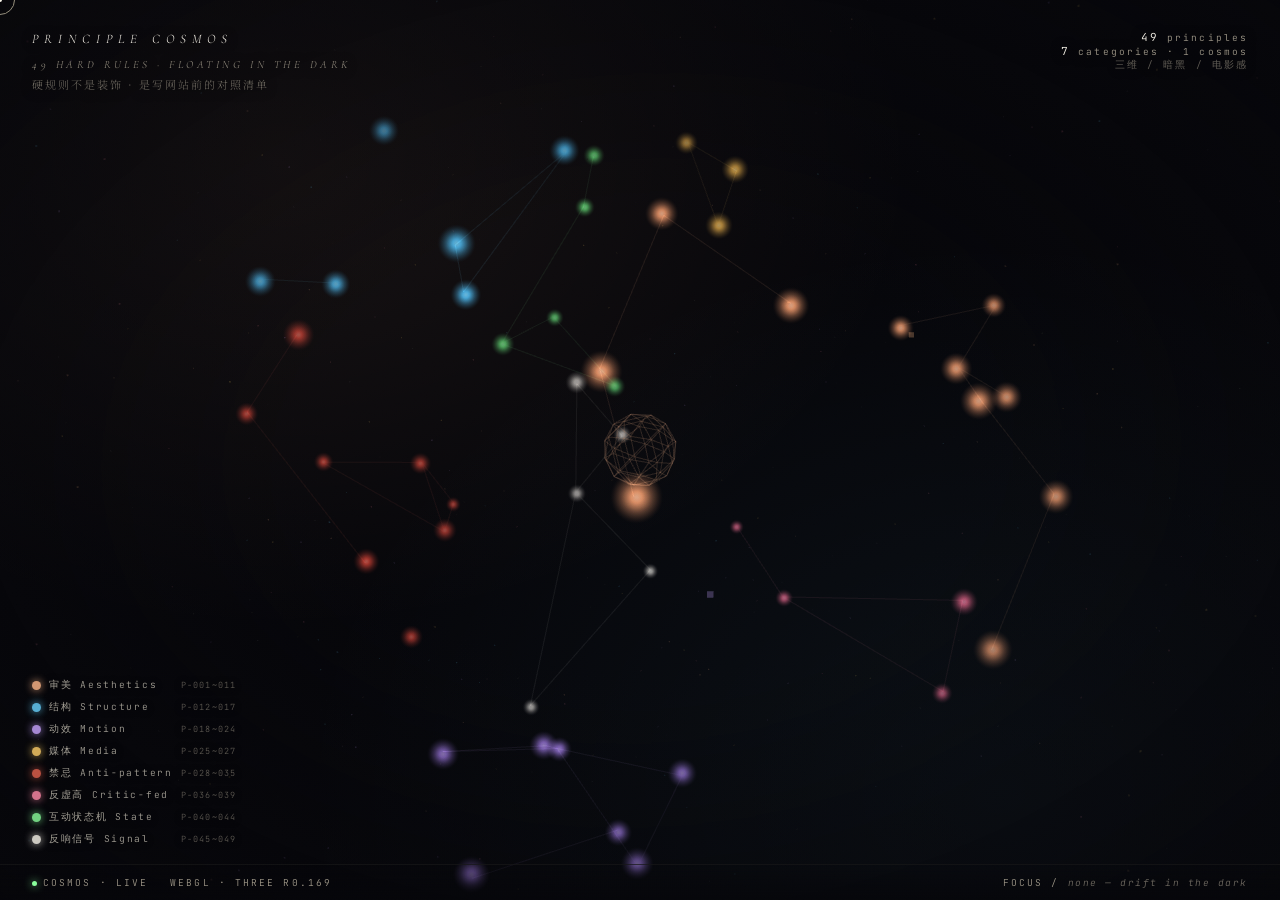
<file: showcase/02-3d-principle-cosmos/index.html>
<!DOCTYPE html>
<html lang="zh-CN">
<head>
<meta charset="UTF-8" />
<meta name="viewport" content="width=device-width, initial-scale=1.0, viewport-fit=cover" />
<title>Principle Cosmos · 49 条硬规则的 3D 漂浮</title>
<link rel="preconnect" href="https://fonts.googleapis.com">
<link rel="preconnect" href="https://fonts.gstatic.com" crossorigin>
<link href="https://fonts.googleapis.com/css2?family=Cormorant+Garamond:ital,wght@0,300;0,400;0,500;1,300;1,400&family=JetBrains+Mono:wght@300;400;500&family=Noto+Serif+SC:wght@300;500;700;900&family=Noto+Sans+SC:wght@200;300;400&display=swap" rel="stylesheet">
<script type="importmap">
{
  "imports": {
    "three": "./vendor/three/three.module.js",
    "three/addons/": "./vendor/three/addons/"
  }
}
</script>
<style>
*{margin:0;padding:0;box-sizing:border-box}
:root{
  --ink:#f8f4ea;
  --ink-dim:#c4bfb2;
  --ink-mid:#9e9788;
  --ink-faint:#6e6960;
  --ink-ghost:#3f3b34;
  --bg:#06060a;
  --c-aest:#ffb88a;     /* 审美 暖橙 */
  --c-struct:#6ad4ff;   /* 结构 冷蓝 */
  --c-motion:#c9a4ff;   /* 动效 紫 */
  --c-media:#ffd06a;    /* 媒体 暖金 */
  --c-anti:#e2624f;     /* anti-pattern 沉红 */
  --c-critic:#ff8aa8;   /* critic-fed 玫粉 */
  --c-state:#8aff9c;    /* 互动状态机 苔绿 */
  --c-signal:#f8f4ea;   /* 反响信号 月白 */
}
html,body{
  background:var(--bg);color:var(--ink);
  font-family:'Noto Sans SC',sans-serif;font-weight:300;
  overflow:hidden;
  -webkit-font-smoothing:antialiased;
  height:100%;
  cursor:none;
}
@media (hover:none) or (pointer:coarse){
  html,body{cursor:auto}
}

/* === Three.js 画布 === */
#cosmos{position:fixed;inset:0;z-index:1;display:block;background:radial-gradient(ellipse at center,#0c0a14 0%,#06060a 70%)}
#cosmos canvas{display:block;width:100%;height:100%}

/* === 噪点 + vignette === */
#vignette{position:fixed;inset:0;z-index:2;pointer-events:none;
  background:radial-gradient(ellipse at center,transparent 35%,rgba(6,6,10,.85) 100%);}
#grain{position:fixed;inset:0;z-index:3;pointer-events:none;opacity:.07;mix-blend-mode:overlay;
  background-image:url("data:image/svg+xml;utf8,<svg xmlns='http://www.w3.org/2000/svg' width='220' height='220'><filter id='n'><feTurbulence type='fractalNoise' baseFrequency='0.9' numOctaves='2'/></filter><rect width='100%25' height='100%25' filter='url(%23n)' opacity='0.85'/></svg>");}
#warm-glow{position:fixed;inset:0;z-index:2;pointer-events:none;
  background:radial-gradient(ellipse at 22% 18%,rgba(255,184,138,0.07),transparent 45%),
             radial-gradient(ellipse at 78% 88%,rgba(106,212,255,0.05),transparent 50%);}

/* === intro loader === */
.intro{position:fixed;inset:0;z-index:50;background:var(--bg);
  display:flex;flex-direction:column;align-items:center;justify-content:center;gap:18px;
  transition:opacity 1.4s ease;}
.intro.gone{opacity:0;pointer-events:none}
.intro-title{font-family:'Cormorant Garamond',serif;font-style:italic;
  font-size:13px;letter-spacing:.42em;color:var(--ink-mid);text-transform:uppercase;}
.intro-bar{width:100px;height:1px;background:var(--ink-ghost);overflow:hidden;position:relative;}
.intro-bar::after{content:'';position:absolute;inset:0;background:var(--ink-mid);
  transform-origin:left;animation:loaderbar 1.8s ease-in-out infinite;}
@keyframes loaderbar{0%,100%{transform:scaleX(.15);opacity:.4}50%{transform:scaleX(1);opacity:1}}

/* === 顶部 manifesto === */
.manifesto{position:fixed;top:28px;left:32px;z-index:20;pointer-events:none;
  font-family:'Cormorant Garamond',serif;font-style:italic;
  font-size:11px;letter-spacing:.32em;color:var(--ink-mid);
  text-transform:uppercase;line-height:1.7;
  text-shadow:0 1px 12px rgba(6,6,10,.95);}
.manifesto .h{display:block;color:var(--ink);font-size:13px;letter-spacing:.46em;margin-bottom:6px;}
.manifesto .sub{display:block;font-family:'Noto Serif SC',serif;font-style:normal;
  font-weight:300;font-size:11px;letter-spacing:.18em;color:var(--ink-faint);}

/* === 顶部右侧 meta === */
.meta-top{position:fixed;top:30px;right:32px;z-index:20;pointer-events:none;
  font-family:'JetBrains Mono',monospace;font-weight:300;
  font-size:9.5px;letter-spacing:.22em;color:var(--ink-mid);text-align:right;
  text-shadow:0 1px 12px rgba(6,6,10,.95);}
.meta-top .num{color:var(--ink);font-size:11px;letter-spacing:.16em;}
.meta-top .sep{display:inline-block;width:8px;}

/* === 底部状态条 === */
.statusbar{position:fixed;left:0;right:0;bottom:0;z-index:20;
  height:36px;display:flex;align-items:center;justify-content:space-between;
  padding:0 32px;pointer-events:none;
  font-family:'JetBrains Mono',monospace;font-size:9.5px;letter-spacing:.22em;
  color:var(--ink-mid);text-transform:uppercase;
  border-top:1px solid rgba(158,151,136,.08);
  background:linear-gradient(to top,rgba(6,6,10,.7),transparent);}
.statusbar .left,.statusbar .right{display:flex;gap:22px;align-items:center;}
.statusbar .dot{width:5px;height:5px;border-radius:50%;display:inline-block;margin-right:6px;
  vertical-align:middle;animation:pulse 2.4s ease-in-out infinite;}
.statusbar .live .dot{background:var(--c-state);box-shadow:0 0 8px var(--c-state);}
.statusbar .focus{color:var(--ink);}
.statusbar .focus.empty{color:var(--ink-faint);font-style:italic;letter-spacing:.16em;text-transform:none;}
@keyframes pulse{0%,100%{opacity:.3}50%{opacity:1}}

/* === 图例（左下） === */
.legend{position:fixed;left:32px;bottom:54px;z-index:20;pointer-events:auto;
  display:flex;flex-direction:column;gap:8px;
  font-family:'JetBrains Mono',monospace;font-size:9.5px;letter-spacing:.18em;
  color:var(--ink-dim);text-shadow:0 1px 8px rgba(6,6,10,.95);}
.legend .row{display:flex;align-items:center;gap:8px;cursor:pointer;opacity:.82;
  transition:opacity .25s,transform .25s;}
.legend .row:hover{opacity:1;transform:translateX(2px);}
.legend .row.dim{opacity:.25;}
.legend .swatch{width:9px;height:9px;border-radius:50%;display:inline-block;
  box-shadow:0 0 8px currentColor;}
.legend .cnt{color:var(--ink-faint);margin-left:auto;font-size:8.5px;letter-spacing:.14em;}

/* === 右侧详情面板 === */
.detail{position:fixed;right:0;top:0;bottom:0;width:440px;max-width:90vw;z-index:30;
  background:linear-gradient(to left,rgba(8,8,12,.96) 0%,rgba(8,8,12,.92) 60%,rgba(8,8,12,.7) 100%);
  backdrop-filter:blur(18px);-webkit-backdrop-filter:blur(18px);
  border-left:1px solid rgba(158,151,136,.12);
  padding:90px 44px 64px 36px;
  transform:translateX(100%);transition:transform .7s cubic-bezier(.7,.0,.2,1);
  overflow-y:auto;}
.detail.open{transform:translateX(0);}
.detail::-webkit-scrollbar{width:4px}
.detail::-webkit-scrollbar-thumb{background:rgba(158,151,136,.2);border-radius:2px}
.detail .close{position:absolute;top:28px;right:28px;width:24px;height:24px;
  border:1px solid var(--ink-mid);border-radius:50%;background:transparent;
  cursor:pointer;display:flex;align-items:center;justify-content:center;
  color:var(--ink-mid);font-family:'JetBrains Mono',monospace;font-size:11px;
  transition:all .3s;padding:0;}
.detail .close:hover{color:var(--ink);border-color:var(--ink);transform:rotate(90deg);}
.detail .cat-label{font-family:'JetBrains Mono',monospace;font-size:9.5px;
  letter-spacing:.32em;color:var(--ink-mid);text-transform:uppercase;
  margin-bottom:10px;display:flex;align-items:center;gap:8px;}
.detail .cat-label .swatch{width:8px;height:8px;border-radius:50%;
  box-shadow:0 0 8px currentColor;}
.detail .code{font-family:'JetBrains Mono',monospace;font-size:11px;
  letter-spacing:.16em;color:var(--ink-faint);margin-bottom:12px;}
.detail h2{font-family:'Noto Serif SC',serif;font-weight:700;
  font-size:24px;line-height:1.42;color:var(--ink);
  margin-bottom:24px;letter-spacing:.02em;}
.detail h2 em{font-family:'Cormorant Garamond',serif;font-style:italic;font-weight:500;
  color:var(--ink);}
.detail .section-title{font-family:'JetBrains Mono',monospace;font-size:9px;
  letter-spacing:.36em;color:var(--ink-faint);text-transform:uppercase;
  margin-top:24px;margin-bottom:10px;padding-bottom:6px;
  border-bottom:1px solid rgba(158,151,136,.1);}
.detail .rule{font-family:'Noto Sans SC',sans-serif;font-weight:300;
  font-size:13.5px;line-height:1.85;color:var(--ink-dim);letter-spacing:.02em;
  white-space:pre-line;}
.detail .anti{font-family:'Noto Sans SC',sans-serif;font-weight:300;
  font-size:12.5px;line-height:1.78;color:var(--c-anti);letter-spacing:.02em;opacity:.82;
  white-space:pre-line;}
.detail .relate{font-family:'JetBrains Mono',monospace;font-size:10.5px;
  letter-spacing:.18em;color:var(--ink-mid);}
.detail .empty-hint{font-family:'Cormorant Garamond',serif;font-style:italic;
  font-size:14px;color:var(--ink-faint);text-align:center;margin-top:40vh;letter-spacing:.18em;}

/* === Hover tooltip === */
.tooltip{position:fixed;z-index:25;pointer-events:none;
  font-family:'Noto Serif SC',serif;font-weight:300;font-size:13px;
  color:var(--ink);letter-spacing:.04em;
  padding:8px 14px;border:1px solid rgba(158,151,136,.18);
  background:rgba(8,8,12,.85);backdrop-filter:blur(10px);-webkit-backdrop-filter:blur(10px);
  border-radius:2px;opacity:0;transform:translate(-50%,-130%);
  transition:opacity .25s;white-space:nowrap;max-width:280px;}
.tooltip.show{opacity:1;}
.tooltip .code{font-family:'JetBrains Mono',monospace;font-size:9.5px;
  letter-spacing:.22em;color:var(--ink-mid);display:block;margin-bottom:3px;}

/* === 自定义双层光标 === */
.cursor-outer,.cursor-inner{position:fixed;pointer-events:none;z-index:60;
  border-radius:50%;left:0;top:0;
  transform:translate(-50%,-50%);
  will-change:transform;}
.cursor-outer{width:30px;height:30px;
  border:1px solid var(--ink-mid);
  transition:width .35s cubic-bezier(.7,.0,.2,1),height .35s cubic-bezier(.7,.0,.2,1),
             border-color .35s,opacity .25s;
  mix-blend-mode:difference;}
.cursor-inner{width:4px;height:4px;background:var(--ink);
  transition:width .25s,height .25s,background .25s;}
.cursor-outer.hot{width:54px;height:54px;border-color:var(--c-aest);
  box-shadow:0 0 24px rgba(255,184,138,.45);}
.cursor-inner.hot{width:7px;height:7px;background:var(--c-aest);}
.cursor-outer.lock{width:8px;height:8px;border-color:var(--ink);background:var(--ink);}
@media (hover:none) or (pointer:coarse){
  .cursor-outer,.cursor-inner{display:none}
}

/* === 提示行（中间偏下） === */
.hint{position:fixed;left:50%;bottom:54px;transform:translateX(-50%);z-index:18;
  font-family:'Cormorant Garamond',serif;font-style:italic;font-size:11px;
  letter-spacing:.34em;color:var(--ink-faint);text-transform:uppercase;
  pointer-events:none;
  text-shadow:0 1px 10px rgba(6,6,10,.95);
  transition:opacity 1.2s;}
.hint.fade{opacity:0;}
.hint .k{color:var(--ink-mid);font-style:normal;font-family:'JetBrains Mono',monospace;
  font-size:9.5px;padding:0 4px;border:1px solid rgba(158,151,136,.2);border-radius:2px;
  margin:0 4px;}

/* === Mobile fallback === */
.mobile-list{display:none;position:fixed;inset:0;z-index:40;
  background:var(--bg);overflow-y:auto;padding:60px 22px 40px;}
.mobile-list .m-title{font-family:'Noto Serif SC',serif;font-weight:700;
  font-size:22px;color:var(--ink);margin-bottom:6px;letter-spacing:.04em;}
.mobile-list .m-sub{font-family:'Cormorant Garamond',serif;font-style:italic;
  font-size:11px;letter-spacing:.32em;color:var(--ink-mid);text-transform:uppercase;
  margin-bottom:34px;}
.mobile-list .m-card{padding:18px 0;border-bottom:1px solid rgba(158,151,136,.1);}
.mobile-list .m-card .m-cat{font-family:'JetBrains Mono',monospace;font-size:9.5px;
  letter-spacing:.28em;text-transform:uppercase;display:flex;align-items:center;gap:8px;
  color:var(--ink-mid);margin-bottom:8px;}
.mobile-list .m-card .m-cat .swatch{width:7px;height:7px;border-radius:50%;
  box-shadow:0 0 6px currentColor;}
.mobile-list .m-card .m-code{font-family:'JetBrains Mono',monospace;font-size:10.5px;
  letter-spacing:.16em;color:var(--ink-faint);margin-bottom:4px;}
.mobile-list .m-card .m-name{font-family:'Noto Serif SC',serif;font-weight:500;
  font-size:16px;color:var(--ink);line-height:1.5;margin-bottom:8px;letter-spacing:.02em;}
.mobile-list .m-card .m-rule{font-family:'Noto Sans SC',sans-serif;font-weight:300;
  font-size:13px;line-height:1.78;color:var(--ink-dim);}

@media (hover:none) or (pointer:coarse){
  #cosmos,.manifesto,.meta-top,.statusbar,.legend,.hint,.detail{display:none}
  .mobile-list{display:block}
}
</style>
</head>
<body>

<div class="intro" id="intro">
  <div class="intro-title">Aligning 49 principles in 3D space</div>
  <div class="intro-bar"></div>
</div>

<div id="cosmos"></div>
<div id="warm-glow"></div>
<div id="vignette"></div>
<div id="grain"></div>

<div class="manifesto">
  <span class="h">Principle Cosmos</span>
  49 hard rules · floating in the dark
  <span class="sub">硬规则不是装饰 · 是写网站前的对照清单</span>
</div>

<div class="meta-top">
  <span class="num">49</span> principles<br>
  <span class="num">7</span> categories<span class="sep"></span>·<span class="sep"></span>1 cosmos<br>
  <span style="opacity:.6">三维 / 暗黑 / 电影感</span>
</div>

<div class="legend" id="legend">
  <div class="row" data-cat="aest"><span class="swatch" style="color:#ffb88a;background:#ffb88a"></span>审美 Aesthetics<span class="cnt">P-001~011</span></div>
  <div class="row" data-cat="struct"><span class="swatch" style="color:#6ad4ff;background:#6ad4ff"></span>结构 Structure<span class="cnt">P-012~017</span></div>
  <div class="row" data-cat="motion"><span class="swatch" style="color:#c9a4ff;background:#c9a4ff"></span>动效 Motion<span class="cnt">P-018~024</span></div>
  <div class="row" data-cat="media"><span class="swatch" style="color:#ffd06a;background:#ffd06a"></span>媒体 Media<span class="cnt">P-025~027</span></div>
  <div class="row" data-cat="anti"><span class="swatch" style="color:#e2624f;background:#e2624f"></span>禁忌 Anti-pattern<span class="cnt">P-028~035</span></div>
  <div class="row" data-cat="critic"><span class="swatch" style="color:#ff8aa8;background:#ff8aa8"></span>反虚高 Critic-fed<span class="cnt">P-036~039</span></div>
  <div class="row" data-cat="state"><span class="swatch" style="color:#8aff9c;background:#8aff9c"></span>互动状态机 State<span class="cnt">P-040~044</span></div>
  <div class="row" data-cat="signal"><span class="swatch" style="color:#f8f4ea;background:#f8f4ea"></span>反响信号 Signal<span class="cnt">P-045~049</span></div>
</div>

<div class="hint" id="hint">
  <span class="k">drag</span> 旋转 <span class="k">scroll</span> 缩放 <span class="k">hover</span> 点亮 <span class="k">click</span> 锁定
</div>

<div class="statusbar">
  <div class="left">
    <span class="live"><span class="dot"></span>cosmos · live</span>
    <span>WebGL · Three r0.169</span>
  </div>
  <div class="right">
    <span>focus / <span class="focus empty" id="focus-label">none — drift in the dark</span></span>
  </div>
</div>

<div class="detail" id="detail">
  <button class="close" id="detail-close" aria-label="close">×</button>
  <div id="detail-content">
    <div class="empty-hint">point at a star · click to lock</div>
  </div>
</div>

<div class="tooltip" id="tooltip">
  <span class="code" id="tt-code">P-000</span>
  <span id="tt-name"></span>
</div>

<div class="cursor-outer" id="curOuter"></div>
<div class="cursor-inner" id="curInner"></div>

<!-- Mobile fallback list -->
<div class="mobile-list" id="mlist">
  <div class="m-title">Principle Cosmos</div>
  <div class="m-sub">49 hard rules · scroll list</div>
  <div id="mlist-body"></div>
</div>

<script type="module">
import * as THREE from 'three';
import { OrbitControls } from 'three/addons/controls/OrbitControls.js';

/* ===================== 49 条 principles 数据 ===================== */
const CAT = {
  aest:   { name:'审美 Aesthetics',     color:0xffb88a, hex:'#ffb88a' },
  struct: { name:'结构 Structure',      color:0x6ad4ff, hex:'#6ad4ff' },
  motion: { name:'动效 Motion',         color:0xc9a4ff, hex:'#c9a4ff' },
  media:  { name:'媒体 Media',          color:0xffd06a, hex:'#ffd06a' },
  anti:   { name:'禁忌 Anti-pattern',   color:0xe2624f, hex:'#e2624f' },
  critic: { name:'反虚高 Critic-fed',   color:0xff8aa8, hex:'#ff8aa8' },
  state:  { name:'互动状态机 State',    color:0x8aff9c, hex:'#8aff9c' },
  signal: { name:'反响信号 Signal',     color:0xf8f4ea, hex:'#f8f4ea' },
};

const P = [
  // 审美 P-001 ~ P-011
  { code:'P-001', cat:'aest', name:'优先深色底', rule:'拿不准时一律用深色底（黑/暖黑/深棕），浅色底只有在文案极强且字体功底硬时才用。深色更容易出"高级感"，浅色驾驭不住就变塑料。', anti:'默认白底 + 现代无衬线 + 浅灰副标题 → 像企业官网模板，无记忆点。', rel:'S1, S2, S7' },
  { code:'P-002', cat:'aest', name:'红色强调色不许用纯红', rule:'暗黑宣言风的"血红"必须用 #d6321f / #e23b22 / #e63329 / #c01a16 一族，绝不使用 #ff0000。纯红会过饱和、像告警弹窗，毁掉宣言气质。', anti:'用 #ff0000 当主色 → 视觉刺眼、廉价感、像大字报。', rel:'S1' },
  { code:'P-003', cat:'aest', name:'暖金点缀不超过 1 个元素', rule:'S2/S7 类风格里暖金 #c9a86a / #d8aa58 只允许出现在 logo、罗马数字、章节号、单一边框等小点缀，绝不大面积铺背景或填段落。', anti:'用暖金做整段背景或大块边框 → 风格从"克制电影感"塌成"廉价金属感"。', rel:'S2, S7' },
  { code:'P-004', cat:'aest', name:'宣言型大标题字号 ≥ clamp(60px, 11vw, 140px)', rule:'宣言/海报/影片式主标题字号下限 60px、视口比例 ≥ 11vw、字重 ≥ 900。字号字重不够宣言就立不住。', anti:'默认 h1 32px + 字重 700 做"宣言" → 看上去像普通博客标题。', rel:'S1, T6' },
  { code:'P-005', cat:'aest', name:'字体敏感风格必须引 Google Font CDN', rule:'S2、S3、S7 三类对字形敏感的风格必须用 link 引入对应 Google Font（Fraunces / Cormorant Garamond / JetBrains Mono / Noto Serif SC / Ma Shan Zheng），不允许只 fallback。', anti:'用 system 字体栈替代 Fraunces → fallback 成 PingFang/思源/SF，气质全变。', rel:'S2, S3, S7, T7' },
  { code:'P-006', cat:'aest', name:'三字体系统专属杂志/文学风', rule:'S4/S7 做"杂志或文学体例"时，必须配齐三套字体——衬线大标题（Fraunces / Noto Serif SC 900）+ 中文细字体（Noto Sans SC 100/300 疏排）+ 等宽小字（JetBrains Mono 做 label / 数据 / 时间码）。', anti:'全文用思源黑体 → 没有罗马数字、没有 label 节奏、不像杂志像公众号导出。', rel:'S4, S7, T7' },
  { code:'P-007', cat:'aest', name:'等宽字体是 HUD 风的入场券', rule:'S3 赛博 HUD 风必须用 JetBrains Mono / Space Mono / IBM Plex Mono 做数据、时间码、标签、tag chip。没有等宽字体就只是一张深色页，不是 HUD。', anti:'HUD 风用思源黑体做所有文字 → 缺少"仪器/终端"质感，变成普通深色页。', rel:'S3, T8' },
  { code:'P-008', cat:'aest', name:'荧光色降饱和', rule:'S3 的荧光蓝/绿/红用低饱和版本（#6ad4ff / #39d353 / #ff4d3d），禁用纯饱和的 #00ffff / #00ff00。低饱和才像示波器/仪表，过饱和像 90 年代网页。', anti:'用 #00ffff 当主荧光 → 屏幕泛蓝、对比刺眼、与"高级 HUD"反向。', rel:'S3' },
  { code:'P-009', cat:'aest', name:'暗黑底必配 grain + 暖光 radial', rule:'暗黑底（S1/S2/S7）必须叠两层 fixed pointer-events:none 的覆盖层——SVG feTurbulence 噪点（opacity 0.04~0.22）+ 一团暖色 radial-gradient 光晕。', anti:'纯 #000 底无噪点无光晕 → 屏幕像没渲染完、缺质感。', rel:'S1, S2, S7, T6' },
  { code:'P-010', cat:'aest', name:'视觉单元 ≤ 5（单屏海报）', rule:'单屏海报型（无滚动）的视觉单元数量不超过 5 个（大标题 + 肖像/数字 + 副标题 + label + PLAY/CTA）。S2 单屏海报的力量来自"删到不能再删"。', anti:'单屏堆 1 hero + 4 小卡片 + 数据条 + footer → 看起来像 dashboard。', rel:'S2' },
  { code:'P-011', cat:'aest', name:'留白是故意的', rule:'每一块大块留白必须能说出"留白在隔什么 / 让眼睛去哪"。不能解释的留白就是错位、是没排好。', anti:'标题下方留 40vh 空白只是因为忘了填内容 → 用户向下滚才发现还有东西。', rel:'—' },

  // 结构 P-012 ~ P-017
  { code:'P-012', cat:'struct', name:'滚动叙事最佳章节数 5-7', rule:'长 scroll 多章节型网站的章节数应落在 5-7 之间。少于 5 章用户没进入状态就结束（建议改单屏海报），多于 14 章必须切到 sticky chapter 模式否则节奏散。', anti:'4 个章节做"完整成长故事" → 每章节奏未展开就被下一章打断。', rel:'T13' },
  { code:'P-013', cat:'struct', name:'影片式时长甜区 60-135 秒', rule:'影片式短片时长应落在 60s-135s。<60s 信息密度太密抓不住；>150s 没有极强节奏密度会从 A 档掉到 B 档。', anti:'做 200s 影片但每 30s 才一个章节切换 → 用户耐心耗尽、评分腰斩。', rel:'T1' },
  { code:'P-014', cat:'struct', name:'首屏 3 秒法则', rule:'打开网站后 3 秒内必须出现一个明确的视觉焦点（巨型标题 / 海报肖像 / PLAY 按钮 / 正在动的元素）。3 秒内是"白屏 + 一行小字加载"就已经输了。', anti:'首屏只有顶部 logo 和"欢迎"两个字 + 浅灰副标题 → 用户直接划走。', rel:'T12' },
  { code:'P-015', cat:'struct', name:'每章必须有独立动效骨架', rule:'影片式或长 scroll 章节式网站，每一章必须有一个区别于其他章的核心动效（词云收束 / 红环宣判 / 心跳脉冲 / 通知喷射 / 河流文字 …），不能所有章节都共享同一个 fade-up 入场。', anti:'10 章全部 fade-up + opacity 0→1 → 用户第三章就疲劳。', rel:'T1, T11' },
  { code:'P-016', cat:'struct', name:'一屏一焦点', rule:'滚动过程中任何一屏不允许同时出现 2 个争夺注意力的视觉焦点。要么大标题 + 几行支撑文字，要么一张大图 + 一行 caption。', anti:'同一屏放 100px hero + 80px 大数字 + 满屏粒子 → 用户不知道往哪看。', rel:'—' },
  { code:'P-017', cat:'struct', name:'章节切换需 3-5 秒停顿', rule:'每个章节切换后至少留 3-5 秒静止/慢动作，让读者消化。节奏过快没停顿会触发"信息密度过密"的复刻自评。', anti:'每 1.5 秒切一章共 10 章 → 用户只记得"闪了好多东西"，记不住任何一章。', rel:'T1' },

  // 动效 P-018 ~ P-024
  { code:'P-018', cat:'motion', name:'影片式必用 T1 + T17，禁用 first-frame', rule:'影片式网站必须用 T1（时间轴 shot 切换 + audio.currentTime 主时钟）+ T17（16:9 stage + grain + vignette）。只做 PLAY 首帧 + 静态海报不算影片式。', anti:'复刻"影片式 24 幕"只做了 PLAY 首帧 → 从 S 档塌到 62 分。', rel:'T1, T17' },
  { code:'P-019', cat:'motion', name:'自定义光标只在桌面端启用', rule:'T4 自定义双层光标必须用 @media (hover: hover) and (pointer: fine) 门控，移动端剥离。375px 触屏没有光标概念，强搬过去会留下死框或干扰滑动。', anti:'T4 在移动端继续渲染 outer/inner 圆 → 浮动两个圆且不跟手，体验崩。', rel:'T4' },
  { code:'P-020', cat:'motion', name:'canvas rAF 必须挂可见性清理', rule:'所有用 requestAnimationFrame 的 canvas/Three.js 循环，必须在 document.hidden / visibilitychange / beforeunload 时调用 cancelAnimationFrame 暂停。否则切后台时 CPU 跑满。', anti:'rAF 永远在跑 + 切到别的标签页 → 风扇狂转、电池速降。', rel:'T3, T11, T16' },
  { code:'P-021', cat:'motion', name:'影片式有 BGM 时 cue 用 phrase mapping', rule:'影片式如果有真实 BGM，shot 的时间码必须用 {audioT, visualT} 数组做 phrase mapping，不能直接拿 audio.currentTime 做线性等比拉伸。线性拉伸丢的不是节拍是情绪精度。', anti:'把 0-8s 音频直接线性映射成 0-35s 视觉 → 节拍点对不上、情绪散。', rel:'T1' },
  { code:'P-022', cat:'motion', name:'88+ 分必须有"1-2 个让人记住的小亮点"', rule:'想做到 88+ 分必须有 1-2 个差异化小动效（信封翻盖 / 骰子翻盘 / CTA 文字爆裂 / 自定义光标暖光晕 / count-up 数字 / 章节切场闪白 / 优惠券 flip）。全部"标准动效"是 75 分天花板。', anti:'用 5 个技术族但全是大众动效（fade、scale、blur）→ "看起来不错但记不住任何一处"。', rel:'T10, T12, T15' },
  { code:'P-023', cat:'motion', name:'章节切换需 flash/wipe/curtain 转场', rule:'影片式每个章节之间必须有显式转场——首选 directorHit 闪白（fixed overlay opacity 0→0.6→0 / 180ms）、次选斜向 wipe、再次选黑场 curtain。', anti:'章节切换直接换 DOM，无任何过渡 → 像翻页 PDF。', rel:'T1' },
  { code:'P-024', cat:'motion', name:'动效按章节分配，不堆首屏', rule:'所有动效按章节阶段分配：入场用 loader → hero 用 kinetic typo → 中段用 sticky beat → quote 屏用 scramble → ending 用粒子爆炸。不能 8 个动效全在第一屏触发。', anti:'首屏同时跑 loader + kinetic + 粒子 + scramble + 跑马灯 → 用户头晕、3 秒后划走。', rel:'T5, T12, T13' },

  // 媒体 P-025 ~ P-027
  { code:'P-025', cat:'media', name:'影片式想进 S 档必须有 BGM', rule:'影片式短片要进 S 档（≥85），必须配真实 BGM——首选 base64 内联 mp3、次选 Web Audio 程序合成 ambient drone、下策才是 performance.now 虚拟时钟。虚拟时钟能保节拍但丢情绪。', anti:'影片式做完整 10 章但完全无音频 → 自评"少了什么"，封顶 75。', rel:'T1, T15' },
  { code:'P-026', cat:'media', name:'真人照片不能用 CSS 渐变替代', rule:'原作含真实人像 / 物品照片时，必须 base64 内联真实照片，不允许用 radial-gradient 拼"剪影"或纯色 placeholder。皮肤质感、物品重量、空间感是 CSS 渐变完全替代不了的"信号"。', anti:'把人物半身肖像换成 CSS radial-gradient 椭圆 → 风格塌一档，像 mockup。', rel:'—' },
  { code:'P-027', cat:'media', name:'音频/视频按钮必须真的能播', rule:'页面上出现 PLAY / 音符 / 喇叭按钮就必须接真实音频或 Web Audio 程序合成，禁止留死按钮当 placeholder UI。死按钮一被点破，整站气质塌掉。', anti:'放了一个大 PLAY 按钮但点击什么都不响 → 用户从此不信任这个网站。', rel:'T15' },

  // Anti-pattern P-028 ~ P-035
  { code:'P-028', cat:'anti', name:'文字不许 placeholder / 编造', rule:'网站正文必须 100% 用原始素材逐字搬运。不允许 lorem ipsum、"代表性短句"补写、AI 改写"更通顺"的版本。文字含金量是 87+ 档的天花板。', anti:'把原作具体场景裁掉换成"我经常感到孤独" → 情感扳机完全失效。', rel:'—' },
  { code:'P-029', cat:'anti', name:'长文画面感细节句一句都不能删', rule:'长文情感网站里"具体到时间地点感官"的细节句（凌晨两点 / 咖啡凉掉 / 把复杂的问题拆开 / 路边的猫）是情感扳机，必须一句不漏全文保留。这些句子是 80% 力量的来源。', anti:'把长文裁短成"摘要版"删掉所有细节句 → 皮 1:1 但肉全失。', rel:'—' },
  { code:'P-030', cat:'anti', name:'章节正文不许偷工', rule:'长文章节的正文必须每章至少 6 段实质内容。一章只写一两句占位 + 一个章节号是结构失败，再好的视觉也撑不住。', anti:'6 章节但每章只有标题 + 1 句 caption → 像 PPT 大纲，没分量。', rel:'—' },
  { code:'P-031', cat:'anti', name:'不许为 3D 而 3D', rule:'使用 Three.js 真 3D 必须先回答"3D 在叙事里承担什么功能"。回答不出来就用 Canvas 2D + grain + radial 替代，43 个高分案例只有 2 个真 3D。', anti:'往个人介绍页硬塞一个旋转粒子球，与文案毫无关联 → 加载慢、移动端卡、像 demo。', rel:'T2' },
  { code:'P-032', cat:'anti', name:'红色不当背景大面积铺', rule:'S1 暗黑宣言的红色（#e23b22 一族）只能做强调（关键词 / 章节号 / 标点 / 一行警句的底色），禁止当 hero 区背景大面积铺。一旦铺成大红墙就从"宣言"塌成"大字报"。', anti:'整个首屏背景填 #e63329 + 白字 → 像 90 年代横幅广告。', rel:'S1' },
  { code:'P-033', cat:'anti', name:'章节少于 5 个就改单屏海报', rule:'只有 3-4 章的内容不要做长 scroll，直接改成单屏海报。3-4 章的滚动叙事节奏永远撑不起来，用户没进入状态就结束。', anti:'3 章节做"完整 IP 介绍" → 用户滑两下就到底，疑惑"就这？"。', rel:'—' },
  { code:'P-034', cat:'anti', name:'风格不许中途漂移', rule:'一个网站从头到尾必须是同一人格——配色 / 字体 / 动效语言 / 排版密度全程一致。不允许第 1-3 章 S1 暗黑宣言，第 4-5 章突然切 S5 明亮极简。', anti:'前半段红黑大字宣言，后半段切白底现代无衬线讲方法论 → 像两个网站拼接。', rel:'—' },
  { code:'P-035', cat:'anti', name:'不许长得像 AI 默认产物', rule:'交付前自问："这个网站发出去会不会被人一眼说『AI 随便做的』"。识别特征：紫色渐变 hero / 圆角卡片网格 / emoji 当 icon / "欢迎来到 XX" 当首屏 / 居中三栏 feature card / 灰扑扑的中间色。', anti:'紫色渐变 hero + 三栏 emoji 卡片 + 圆角按钮 + 居中布局 → 100% AI 模板气。', rel:'—' },

  // Critic-fed P-036 ~ P-039
  { code:'P-036', cat:'critic', name:'不许把具体钩子改写成抽象金句', rule:'复刻 / 重建 / 原创长文时，"凌晨两点 / 咖啡凉掉 / 路边的猫 / 黑色的窗口"这类**具体到时间地点感官**的钩子句不允许被改写成"陌生的速度 / 成长的斜率 / 察觉就值得"这种抽象金句。抽象化是比删句子更隐蔽的删情感。', anti:'把"凌晨三点你打开那个黑色的窗口"改写成"成长的斜率越来越陡" → 文案变得"工整漂亮"，但情绪扳机直接归零。', rel:'P-028, P-029' },
  { code:'P-037', cat:'critic', name:'章节标题不许机械重复同一种高亮句式', rule:'长文 / 杂志型 6-8 章的标题不许全用同一种"主标题 + 单词级 italic 高亮"模板。重复 5-6 次后变成 placeholder 套娃，再精致的字体也会失去张力。每章至少 2-3 章必须切换字体处理方式。', anti:'8 章标题全部"Noto Serif SC 900 + Fraunces italic 单词高亮"句式 → 第 3 章用户就识破模板。', rel:'P-015, P-025' },
  { code:'P-038', cat:'critic', name:'荧光色饱和度有明确阈值线', rule:'S3 赛博 HUD 风的主荧光色必须落在低饱和族——绿 #39d353 / 蓝 #6ad4ff / 红 #ff4d3d，禁用 #39ff14 / #00ff00 / #00ffff / #39ff00 这类 HSL 饱和度 ≥ 95% 或亮度 ≥ 90% 的"过饱和原色"。', anti:'把主色定为 #39ff14 → 屏幕泛绿、对比刺眼、和"高级 HUD"反向。', rel:'P-008（精确化执行规则）' },
  { code:'P-039', cat:'critic', name:'Generator 自评天然 inflate +0.4~0.75 / 5', rule:'generator（写网站的 agent）自评分一律 inflate +0.4~+0.75（5 分制）或 +0.8~+1.5（10 分制）。任何 generator 自评 ≥ 8.0 / 10 的作品，真实档位应按 7.2~7.7 / 10 重估，对应 A 档而非 S 档。', anti:'generator 自评 8.0 / 8.5 / 9.2 三件作品，独立 critic 复评全部落在 7.2-7.7（A 档边缘），跨档虚标。', rel:'触发协议级反思' },

  // 互动状态机 P-040 ~ P-044
  { code:'P-040', cat:'state', name:'互动叙事必须是真状态机而非线性脚本', rule:'互动叙事的最低门槛是**可循环、可输赢、可继承**的有限状态机（如 bet → decide → result → bet + stageclear / gameEnded 终止态），不是 phase1 → phase2 → ... → phaseN 的单向线性脚本。', anti:'7 phase 单向脚本（入→砸墙→代差→能量→选门→秒结→收钱）—— 4746 行 React + 每 phase 独立交互，仍是"被推着走的观众体验"，零评价。', rel:'P-022, P-043' },
  { code:'P-041', cat:'state', name:'状态机的台词/反馈是一等公民，数量阈值 ≥ 8 条', rule:'互动状态机里的角色台词（庄家 / 旁白 / 反派 / NPC）必须按"桌/关 × 结果"组合穷举，数量阈值 ≥ 8 条独立台词（dice_fate 是 16 条 = 4 桌 × 5 种结果）。台词数 < 5 条意味着用户在 2 轮内就会撞到重复。', anti:'互动作品只写 3 条结果台词反复轮播 → 玩第 3 局用户就识破"就这几句"。', rel:'P-040' },
  { code:'P-042', cat:'state', name:'情感载体必须物理化（不是页面是物体）', rule:'情感作品（情书 / 信件 / 礼物 / 邀请）必须把载体做成"会动的物体"——信封折叠 → 拉封缄 → 抽信纸；优惠券 rotateY flip；骰子转动；按钮振动；邮戳 stamp pop。把"信件做成页面"是 anti-pattern。', anti:'520 情书做成"粉色背景 + 爱心特效 + 动态文字"的单屏宣告页 → 圈外人夸营销策略，圈内人停在一句 GOOD + 1 红包。', rel:'P-022' },
  { code:'P-043', cat:'state', name:'诚实弧线（怀疑/低点/失败是必需而非可选）', rule:'宣言 / 影片 / portfolio / 互动叙事都必须包含"怀疑低点 / 失败可能 / 挫折一幕"。没有低谷的弧线只是吹牛——风险不真实，胜利就不真实。', anti:'5 选 1 互动里 4 个错误选项被贴"错的"标签、1 个正确选项被引导高亮 → 这是选择题不是选择，用户没有"真输过"的体验。', rel:'P-040' },
  { code:'P-044', cat:'state', name:'栏目差异化：每章独立排版语言，不止动效', rule:'杂志 / 长卷 / 多章节作品的"栏目差异化"必须做到**每章有独立排版语言**——不止动效不同（P-015），还包括字体处理（衬线 vs 黑体 vs 等宽 vs 手写体）、版式（满版 vs 居中 vs 双栏 vs 边注）、节奏密度（疏 vs 密）、装饰元素（页码 vs 罗马数字 vs 章节戳）。', anti:'6 屏共用同一种"主标题 + 副标题 + 长段正文"的排版骨架 → 再精致也只是被精装的博客。', rel:'P-015, P-037' },

  // 反响信号 P-045 ~ P-049（脱敏版）
  { code:'P-045', cat:'signal', name:'内行人称赞分级', rule:'圈内反响有明确分级——**高位**：核心圈内人亲发红包 ≥ 5 个 / 连发语音 ≥ 3 条；**中位**：圈内人文字赞美句 / 一句 GOOD 加 1-2 红包；**警戒位**：圈内人沉默（零评价零红包）；**最低位**：圈内人吐槽 / anti-pattern call-out。吐槽比沉默更严厉——沉默是"不打算说"，吐槽是"必须出来纠偏"。', anti:'把一句"GOOD" + 1 红包当作 S 档信号 → 真实档位是 A 档（中等偏上）。', rel:'P-046, P-049' },
  { code:'P-046', cat:'signal', name:'红包来源拆解（核心圈 vs 路人必须分开数）', rule:'作品红包总数不等于真实评分。必须按来源拆解——**核心圈亲发的红包**是对作品工艺/品味的直接投票，**路人红包**可能是 (a) 被作品打动 / (b) 帮作者完成情感事件 / (c) 蹭热点凑红包。路人红包数高但核心圈沉默 = B 档作品被借势刷上来。', anti:'某作品总红包 13 个但核心圈红包 = 0，路人 13 个里大头是"帮 X 表白" → 作品本质是工具页，分数 82 是情感事件的副产物。', rel:'P-045, P-047' },
  { code:'P-047', cat:'signal', name:'群友焦点判断：讨论作品 vs 讨论作者/事件', rule:'群友评论的"焦点指向"是关键线索。**指向作品**的关键词：神了 / 我要哭了 / 卧槽这交互 / 真想学（学工艺）/ 路人驻足；**指向作者或外部事件**的关键词：太爱你了哥 / 太仗义了 / 我饭钱都给你了 / 想复刻（学技术）/ 太有操作了（夸营销策略）。', anti:'群友刷屏"太牛逼了 + 太爱你了 + 饭钱都给你了" → 100% 指向情感事件，作品本身是双输入框工具页。', rel:'P-046, P-048' },
  { code:'P-048', cat:'signal', name:'"想学"vs"太有操作了" 的判分线', rule:'"我是真想学"和"太有操作了"是**两个完全不同等级的语义**。"想学"是对**作品工艺**的认可（信封折叠 / 3D 翻牌怎么做）—— S 档信号；"想复刻"是对**交互编排技术**的认可—— A 档信号；"太有操作了"是对**营销动作/策略**的认可—— 不是对作品的赞美，是对人的策略的赞美，A/B 档信号。', anti:'把群友"太有操作了"当作"作品反响极佳"写进 verdict → 实际是营销策略被认可。', rel:'P-042, P-047' },
  { code:'P-049', cat:'signal', name:'作品必须在 HTML 内自我成立', rule:'剥离一切外部上下文（作者是谁、群里发生过什么、当天是什么节日、收件人是谁），作品仅凭 HTML 本身能不能撑起它的分数？S 档作品——任何人打开都能读懂作品在讲什么，文字 + 数据 + 动效 + 切场全在 HTML 内自成体系；工具壳——离开特定情感事件就只剩双输入框。', anti:'把"配置工具页"当作品发，骨架只有输入 + 生成按钮 + 复制按钮，没有叙事、章节、BGM、动效编排 → 离开外部故事就是工具壳。', rel:'P-030, P-046' },
];

/* ===================== Mobile fallback render ===================== */
(function renderMobile(){
  const body = document.getElementById('mlist-body');
  if(!body) return;
  body.innerHTML = P.map(p => {
    const c = CAT[p.cat];
    return `<div class="m-card">
      <div class="m-cat"><span class="swatch" style="background:${c.hex};color:${c.hex}"></span>${c.name}</div>
      <div class="m-code">${p.code}</div>
      <div class="m-name">${p.name}</div>
      <div class="m-rule">${p.rule}</div>
    </div>`;
  }).join('');
})();

/* ===================== Detect mobile, skip 3D if so ===================== */
const isTouch = matchMedia('(hover:none), (pointer:coarse)').matches;
if(isTouch){
  document.getElementById('intro').classList.add('gone');
} else {

/* ===================== Three.js cosmos ===================== */
const container = document.getElementById('cosmos');
const scene = new THREE.Scene();
scene.fog = new THREE.FogExp2(0x06060a, 0.018);

const camera = new THREE.PerspectiveCamera(55, innerWidth/innerHeight, 0.1, 200);
camera.position.set(0, 0, 28);

const renderer = new THREE.WebGLRenderer({ antialias:true, alpha:false });
renderer.setPixelRatio(Math.min(devicePixelRatio||1, 1.6));
renderer.setSize(innerWidth, innerHeight);
renderer.setClearColor(0x06060a, 1);
container.appendChild(renderer.domElement);

const controls = new OrbitControls(camera, renderer.domElement);
controls.enableDamping = true;
controls.dampingFactor = 0.08;
controls.rotateSpeed = 0.5;
controls.zoomSpeed = 0.6;
controls.enablePan = false;
controls.minDistance = 8;
controls.maxDistance = 60;
controls.autoRotate = true;
controls.autoRotateSpeed = 0.35;

/* ----- 远景星尘背景（深空感） ----- */
const starGeo = new THREE.BufferGeometry();
const starCount = 1400;
const starPos = new Float32Array(starCount * 3);
for(let i=0;i<starCount;i++){
  // 远处球壳
  const r = 60 + Math.random()*60;
  const theta = Math.random()*Math.PI*2;
  const phi = Math.acos(2*Math.random()-1);
  starPos[i*3]   = r*Math.sin(phi)*Math.cos(theta);
  starPos[i*3+1] = r*Math.sin(phi)*Math.sin(theta);
  starPos[i*3+2] = r*Math.cos(phi);
}
starGeo.setAttribute('position', new THREE.BufferAttribute(starPos, 3));
const starMat = new THREE.PointsMaterial({
  color:0xf8f4ea, size:0.08, transparent:true, opacity:0.55,
  sizeAttenuation:true, depthWrite:false
});
const stars = new THREE.Points(starGeo, starMat);
scene.add(stars);

/* ----- 中等距离的尘埃 ----- */
const dustGeo = new THREE.BufferGeometry();
const dustCount = 600;
const dustPos = new Float32Array(dustCount*3);
const dustCol = new Float32Array(dustCount*3);
const colorPicks = [
  new THREE.Color(0xffb88a), new THREE.Color(0x6ad4ff), new THREE.Color(0xc9a4ff),
  new THREE.Color(0xffd06a), new THREE.Color(0xff8aa8)
];
for(let i=0;i<dustCount;i++){
  const r = 18 + Math.random()*22;
  const theta = Math.random()*Math.PI*2;
  const phi = Math.acos(2*Math.random()-1);
  dustPos[i*3]   = r*Math.sin(phi)*Math.cos(theta);
  dustPos[i*3+1] = r*Math.sin(phi)*Math.sin(theta);
  dustPos[i*3+2] = r*Math.cos(phi);
  const c = colorPicks[i%colorPicks.length];
  dustCol[i*3]=c.r*0.4; dustCol[i*3+1]=c.g*0.4; dustCol[i*3+2]=c.b*0.4;
}
dustGeo.setAttribute('position', new THREE.BufferAttribute(dustPos, 3));
dustGeo.setAttribute('color', new THREE.BufferAttribute(dustCol, 3));
const dustMat = new THREE.PointsMaterial({
  size:0.12, transparent:true, opacity:0.42,
  sizeAttenuation:true, depthWrite:false, vertexColors:true
});
const dust = new THREE.Points(dustGeo, dustMat);
scene.add(dust);

/* ----- 49 颗 principle 星点（Sprite + 用 CanvasTexture 做柔晕） ----- */
function makeGlowSprite(hex){
  const c = document.createElement('canvas');
  c.width = c.height = 128;
  const g = c.getContext('2d');
  const grad = g.createRadialGradient(64,64,2, 64,64,62);
  grad.addColorStop(0, 'rgba(255,255,255,1)');
  grad.addColorStop(0.18, hex);
  grad.addColorStop(0.55, hex.replace(')',',0.4)').replace('rgb','rgba'));
  grad.addColorStop(1, 'rgba(0,0,0,0)');
  g.fillStyle = grad;
  g.fillRect(0,0,128,128);
  return new THREE.CanvasTexture(c);
}
function hexToRgb(h){
  const m = h.replace('#','');
  return 'rgb('+parseInt(m.substr(0,2),16)+','+parseInt(m.substr(2,2),16)+','+parseInt(m.substr(4,2),16)+')';
}
const glowTextures = {};
Object.keys(CAT).forEach(k=>{
  glowTextures[k] = makeGlowSprite(hexToRgb(CAT[k].hex));
});

/* Distribution: 8 category cluster centers on a sphere shell + jitter within cluster */
const principlesGroup = new THREE.Group();
scene.add(principlesGroup);

// 8 cluster anchor directions evenly on sphere (fibonacci-ish manual placement)
const catKeys = Object.keys(CAT);
const clusterAnchors = {};
const golden = Math.PI * (3 - Math.sqrt(5));
catKeys.forEach((k, i) => {
  const t = (i + 0.5) / catKeys.length;
  const phi = Math.acos(1 - 2*t);
  const theta = golden * i;
  clusterAnchors[k] = new THREE.Vector3(
    Math.sin(phi)*Math.cos(theta),
    Math.sin(phi)*Math.sin(theta),
    Math.cos(phi)
  );
});

const sprites = []; // {mesh, p, basePos, baseScale, phase}
const catRadiusBase = 11.0; // 主球壳半径
P.forEach((p, idx) => {
  const c = CAT[p.cat];
  const tex = glowTextures[p.cat];
  const mat = new THREE.SpriteMaterial({
    map: tex, color: c.color, transparent:true,
    blending: THREE.AdditiveBlending, depthWrite:false, opacity:0.92
  });
  const sprite = new THREE.Sprite(mat);

  // 在 cluster anchor 周围分布（球面 patch）
  const anchor = clusterAnchors[p.cat].clone();
  // 构造一个绕 anchor 的局部基底
  const up = Math.abs(anchor.y) < 0.95 ? new THREE.Vector3(0,1,0) : new THREE.Vector3(1,0,0);
  const tangent = new THREE.Vector3().crossVectors(up, anchor).normalize();
  const bitangent = new THREE.Vector3().crossVectors(anchor, tangent).normalize();

  // 在 patch 上 jitter（角度半径），同时让半径在 9~13 之间漂
  const angle = Math.random() * Math.PI * 2;
  const patchR = 0.20 + Math.random() * 0.55; // 在 cluster 内角度偏移
  const offsetDir = anchor.clone()
    .multiplyScalar(Math.cos(patchR))
    .addScaledVector(tangent, Math.sin(patchR)*Math.cos(angle))
    .addScaledVector(bitangent, Math.sin(patchR)*Math.sin(angle))
    .normalize();
  const r = catRadiusBase + (Math.random()-0.5) * 4.5;
  const pos = offsetDir.multiplyScalar(r);

  sprite.position.copy(pos);
  const baseScale = 0.7 + Math.random()*0.3;
  sprite.scale.set(baseScale, baseScale, 1);
  sprite.userData = { p, idx, baseScale, basePos: pos.clone(), phase: Math.random()*Math.PI*2, cat:p.cat };
  principlesGroup.add(sprite);
  sprites.push(sprite);
});

/* ----- 类内连线（让聚类更明显） ----- */
const linesByCat = {};
Object.keys(CAT).forEach(k=>{
  const pts = sprites.filter(s=>s.userData.cat===k);
  if(pts.length < 2) return;
  // 连最近邻 2 个
  const lineSegs = [];
  pts.forEach((a, i)=>{
    // 找 a 最近的 2 个
    const dists = pts.map((b, j)=>({ j, d: i===j?Infinity:a.position.distanceTo(b.position) }))
      .sort((x,y)=>x.d-y.d).slice(0,2);
    dists.forEach(({j})=>{
      if(j>i){ // 避免重复
        lineSegs.push(a.position.x, a.position.y, a.position.z);
        lineSegs.push(pts[j].position.x, pts[j].position.y, pts[j].position.z);
      }
    });
  });
  const g = new THREE.BufferGeometry();
  g.setAttribute('position', new THREE.Float32BufferAttribute(lineSegs, 3));
  const m = new THREE.LineBasicMaterial({
    color: CAT[k].color, transparent:true, opacity:0.10, depthWrite:false
  });
  const lines = new THREE.LineSegments(g, m);
  principlesGroup.add(lines);
  linesByCat[k] = lines;
});

/* ----- 中心微弱光球（cosmos 核心，仅暗示） ----- */
const coreGeo = new THREE.IcosahedronGeometry(1.2, 1);
const coreMat = new THREE.MeshBasicMaterial({
  color: 0xffb88a, wireframe:true, transparent:true, opacity:0.10, depthWrite:false
});
const core = new THREE.Mesh(coreGeo, coreMat);
scene.add(core);

/* ----- Raycaster ----- */
const raycaster = new THREE.Raycaster();
raycaster.params.Sprite = { threshold: 0.5 };
const mouse2D = new THREE.Vector2(-10, -10);
let hovered = null;
let locked = null;
let dimCat = null; // 选中类别筛选

window.addEventListener('pointermove', (e)=>{
  mouse2D.x = (e.clientX / innerWidth) * 2 - 1;
  mouse2D.y = -(e.clientY / innerHeight) * 2 + 1;
  // tooltip 跟手
  const tt = document.getElementById('tooltip');
  tt.style.left = e.clientX + 'px';
  tt.style.top = e.clientY + 'px';
  // 自定义光标
  curOuter.style.transform = `translate(${e.clientX}px, ${e.clientY}px) translate(-50%,-50%)`;
  curInner.style.transform = `translate(${e.clientX}px, ${e.clientY}px) translate(-50%,-50%)`;
});

const curOuter = document.getElementById('curOuter');
const curInner = document.getElementById('curInner');
const tooltipEl = document.getElementById('tooltip');
const ttCode = document.getElementById('tt-code');
const ttName = document.getElementById('tt-name');
const focusLabel = document.getElementById('focus-label');

renderer.domElement.addEventListener('click', ()=>{
  if(hovered){
    lockOn(hovered);
  } else {
    // 点击空白处不解锁（只有点 close 才解锁，避免拖拽误关）
  }
});

function lockOn(sprite){
  locked = sprite;
  controls.autoRotate = false;
  renderDetail(sprite.userData.p);
  document.getElementById('detail').classList.add('open');
  document.getElementById('hint').classList.add('fade');
}
function unlock(){
  locked = null;
  document.getElementById('detail').classList.remove('open');
  setTimeout(()=>{
    const dc = document.getElementById('detail-content');
    dc.innerHTML = '<div class="empty-hint">point at a star · click to lock</div>';
  }, 700);
  controls.autoRotate = true;
}
document.getElementById('detail-close').addEventListener('click', unlock);

function renderDetail(p){
  const c = CAT[p.cat];
  const html = `
    <div class="cat-label">
      <span class="swatch" style="background:${c.hex};color:${c.hex}"></span>${c.name}
    </div>
    <div class="code">${p.code}</div>
    <h2>${p.name}</h2>
    <div class="section-title">规则 / Rule</div>
    <div class="rule">${p.rule}</div>
    <div class="section-title">反例 / Anti-example</div>
    <div class="anti">${p.anti}</div>
    <div class="section-title">关联 / Related</div>
    <div class="relate">${p.rel}</div>
  `;
  document.getElementById('detail-content').innerHTML = html;
}

/* ----- Legend interactions (filter by category) ----- */
document.querySelectorAll('#legend .row').forEach(row=>{
  row.addEventListener('click', ()=>{
    const cat = row.dataset.cat;
    if(dimCat === cat){
      dimCat = null;
      document.querySelectorAll('#legend .row').forEach(r=>r.classList.remove('dim'));
    } else {
      dimCat = cat;
      document.querySelectorAll('#legend .row').forEach(r=>{
        r.classList.toggle('dim', r.dataset.cat !== cat);
      });
    }
  });
});

/* ----- Animation loop ----- */
let raf = null;
const clock = new THREE.Clock();

function animate(){
  const t = clock.getElapsedTime();

  // sprite 漂浮 + 呼吸缩放
  sprites.forEach(s=>{
    const u = s.userData;
    const breathe = 1 + Math.sin(t * 0.6 + u.phase) * 0.08;
    const base = u.baseScale;
    // 类别筛选透明度
    let targetOp = 0.92;
    if(dimCat && u.cat !== dimCat) targetOp = 0.12;
    s.material.opacity += (targetOp - s.material.opacity) * 0.08;

    // hover 放大
    if(s === hovered || s === locked){
      const target = base * 2.2;
      s.scale.x += (target - s.scale.x) * 0.18;
      s.scale.y += (target - s.scale.y) * 0.18;
    } else {
      const target = base * breathe;
      s.scale.x += (target - s.scale.x) * 0.12;
      s.scale.y += (target - s.scale.y) * 0.12;
    }

    // 极轻漂浮
    const drift = 0.06;
    s.position.x = u.basePos.x + Math.sin(t*0.4 + u.phase)*drift;
    s.position.y = u.basePos.y + Math.cos(t*0.35 + u.phase*1.2)*drift;
    s.position.z = u.basePos.z + Math.sin(t*0.3 + u.phase*0.7)*drift;
  });

  // 类内连线整体也按 dim 处理
  Object.keys(linesByCat).forEach(k=>{
    const l = linesByCat[k];
    let targetOp = 0.10;
    if(dimCat && k !== dimCat) targetOp = 0.025;
    if(dimCat && k === dimCat) targetOp = 0.22;
    l.material.opacity += (targetOp - l.material.opacity) * 0.08;
  });

  // 远景星尘缓慢旋转
  stars.rotation.y = t * 0.01;
  dust.rotation.y = -t * 0.015;
  dust.rotation.x = Math.sin(t * 0.1) * 0.05;

  // core 旋转
  core.rotation.x = t * 0.1;
  core.rotation.y = t * 0.14;

  // raycast
  raycaster.setFromCamera(mouse2D, camera);
  const hits = raycaster.intersectObjects(sprites, false);
  if(hits.length > 0){
    const newHover = hits[0].object;
    if(newHover !== hovered){
      hovered = newHover;
      const p = hovered.userData.p;
      ttCode.textContent = p.code;
      ttName.textContent = p.name;
      tooltipEl.classList.add('show');
      curOuter.classList.add('hot');
      curInner.classList.add('hot');
      // 暖光 color hint per cat
      curOuter.style.borderColor = CAT[p.cat].hex;
      curOuter.style.boxShadow = `0 0 24px ${CAT[p.cat].hex}66`;
      curInner.style.background = CAT[p.cat].hex;
      if(!locked) focusLabel.textContent = `${p.code} · ${p.name}`;
      focusLabel.classList.remove('empty');
    }
  } else {
    if(hovered){
      hovered = null;
      tooltipEl.classList.remove('show');
      curOuter.classList.remove('hot');
      curInner.classList.remove('hot');
      curOuter.style.borderColor = '';
      curOuter.style.boxShadow = '';
      curInner.style.background = '';
      if(!locked){
        focusLabel.textContent = 'none — drift in the dark';
        focusLabel.classList.add('empty');
      }
    }
  }
  if(locked){
    focusLabel.textContent = `LOCKED · ${locked.userData.p.code} · ${locked.userData.p.name}`;
    focusLabel.classList.remove('empty');
  }

  controls.update();
  renderer.render(scene, camera);
  raf = requestAnimationFrame(animate);
}

raf = requestAnimationFrame(animate);

/* ----- Resize ----- */
window.addEventListener('resize', ()=>{
  camera.aspect = innerWidth/innerHeight;
  camera.updateProjectionMatrix();
  renderer.setSize(innerWidth, innerHeight);
});

/* ----- Visibility cleanup (P-020!) ----- */
document.addEventListener('visibilitychange', ()=>{
  if(document.hidden){
    if(raf){ cancelAnimationFrame(raf); raf = null; }
  } else {
    if(!raf){ clock.start(); raf = requestAnimationFrame(animate); }
  }
});
window.addEventListener('beforeunload', ()=>{
  if(raf) cancelAnimationFrame(raf);
});

/* ----- Hide intro once first frame ----- */
setTimeout(()=>{
  document.getElementById('intro').classList.add('gone');
}, 900);

/* ----- 自动淡出 hint ----- */
setTimeout(()=>{
  document.getElementById('hint').classList.add('fade');
}, 6500);

} // end of desktop branch

</script>
</body>
</html>
</file>
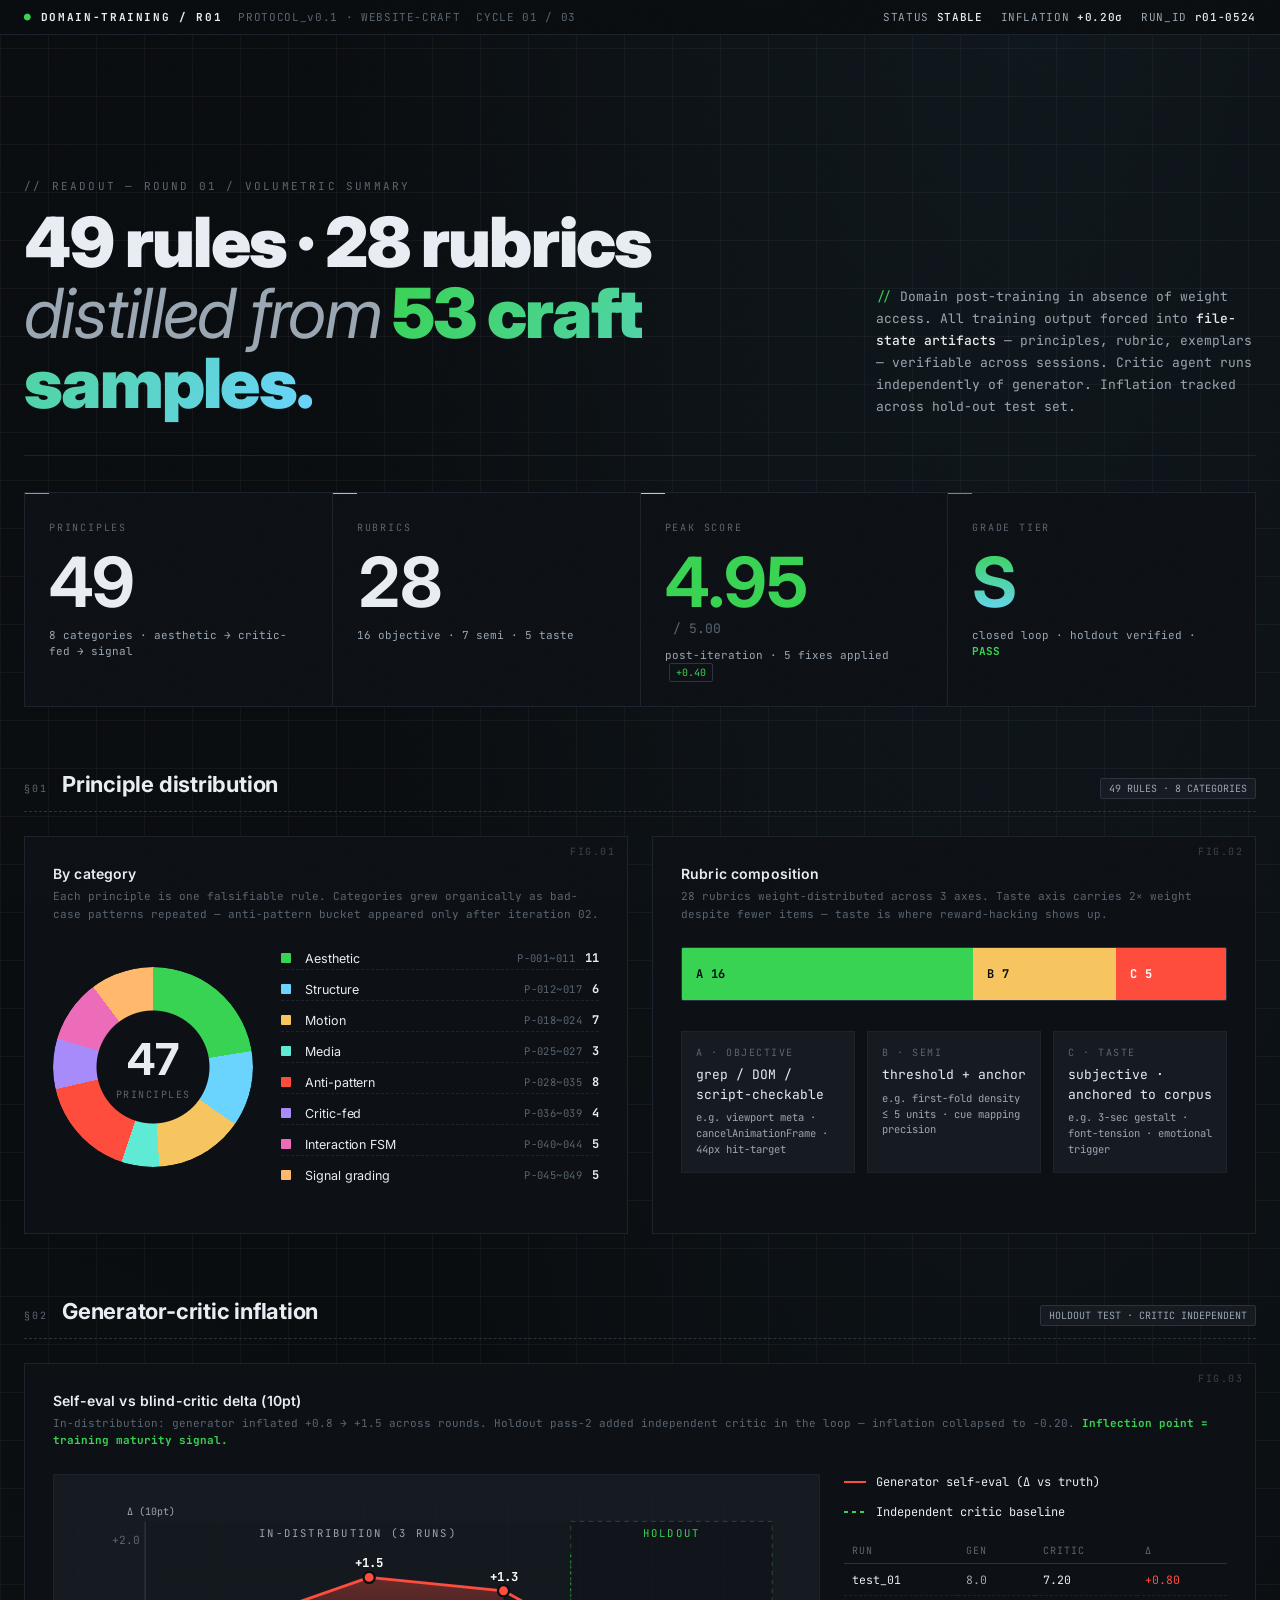
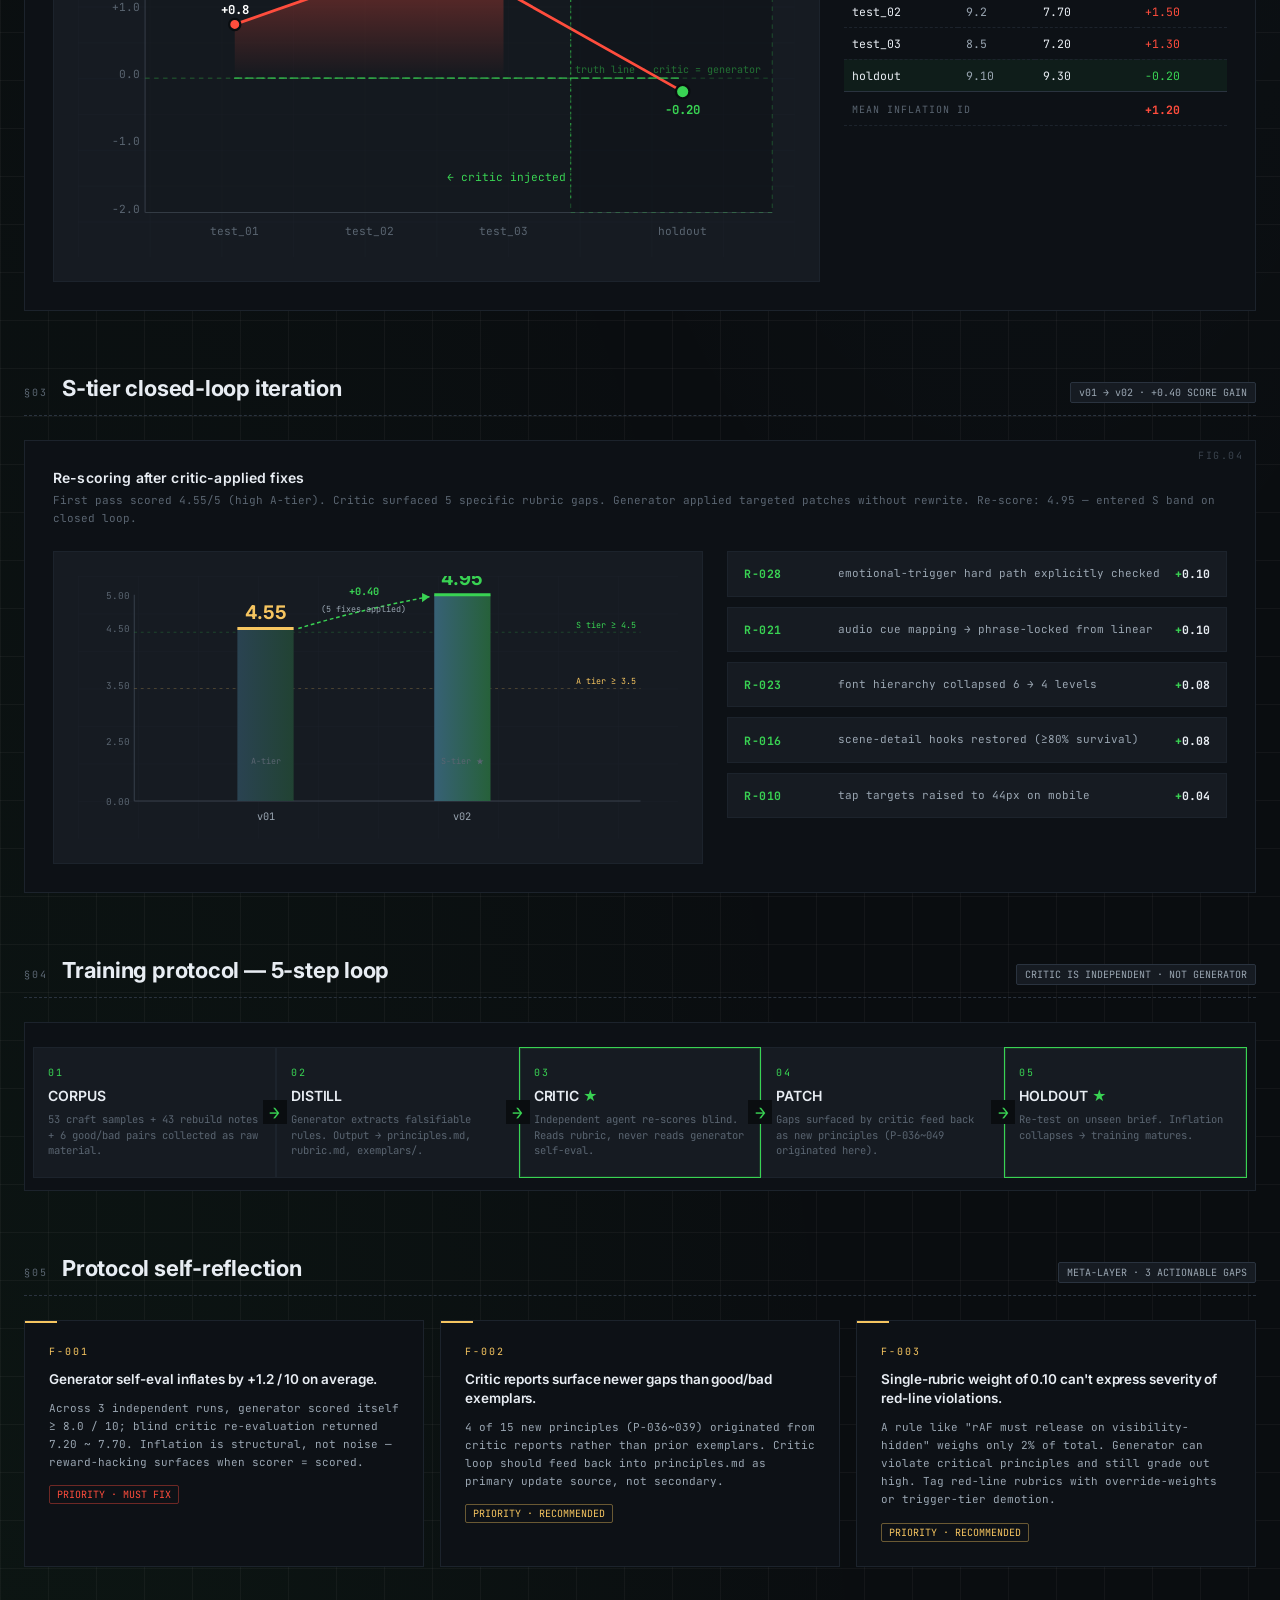
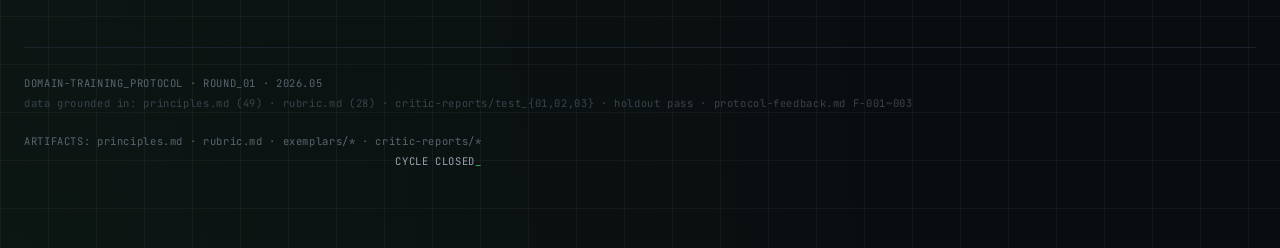
<file: showcase/03-training-dashboard/index.html>
<!doctype html>
<html lang="zh-CN">
<head>
<meta charset="utf-8">
<meta name="viewport" content="width=device-width,initial-scale=1">
<title>TRAINING DASHBOARD / Domain Protocol Round 01</title>
<link rel="preconnect" href="https://fonts.googleapis.com">
<link rel="preconnect" href="https://fonts.gstatic.com" crossorigin>
<link href="https://fonts.googleapis.com/css2?family=JetBrains+Mono:wght@300;400;500;700&family=Inter:wght@300;400;500;700;900&display=swap" rel="stylesheet">
<style>
  /* ============== Tokens ============== */
  :root{
    --bg: #0a0d10;
    --bg-2: #11151a;
    --bg-3: #161b22;
    --panel: #0d1116;
    --line: #1c232c;
    --line-strong: #2a333f;
    --ink-1: #e8edf3;
    --ink-2: #9aa6b2;
    --ink-3: #5a6571;
    --ink-4: #3a434d;
    --grid: rgba(255,255,255,0.04);
    --green: #39d353;
    --blue:  #6ad4ff;
    --red:   #ff4d3d;
    --amber: #f6c560;
    --violet:#a78bfa;
    --cyan:  #5eead4;
    --mono: 'JetBrains Mono', ui-monospace, SFMono-Regular, Menlo, monospace;
    --sans: 'Inter', system-ui, -apple-system, "PingFang SC", "Microsoft YaHei", sans-serif;
  }

  @property --ring {
    syntax: '<angle>';
    initial-value: 0deg;
    inherits: false;
  }

  *{box-sizing:border-box;margin:0;padding:0}
  html,body{background:var(--bg);color:var(--ink-1);font-family:var(--sans);-webkit-font-smoothing:antialiased;}
  body{
    background-image:
      linear-gradient(to right, var(--grid) 1px, transparent 1px),
      linear-gradient(to bottom, var(--grid) 1px, transparent 1px),
      radial-gradient(ellipse at 80% -10%, rgba(106,212,255,0.06), transparent 50%),
      radial-gradient(ellipse at 0% 110%, rgba(57,211,83,0.05), transparent 50%);
    background-size: 48px 48px, 48px 48px, 100% 100%, 100% 100%;
    min-height:100vh;
    overflow-x:hidden;
  }

  /* grain overlay */
  body::before{
    content:"";position:fixed;inset:0;pointer-events:none;z-index:1000;
    background-image:url("data:image/svg+xml;utf8,<svg xmlns='http://www.w3.org/2000/svg' width='200' height='200'><filter id='n'><feTurbulence type='fractalNoise' baseFrequency='0.9' numOctaves='2' stitchTiles='stitch'/></filter><rect width='100%' height='100%' filter='url(%23n)' opacity='0.5'/></svg>");
    opacity:0.04;mix-blend-mode:overlay;
  }

  /* ============== Top Bar ============== */
  .topbar{
    position:sticky;top:0;z-index:50;
    background: rgba(10,13,16,0.85);
    backdrop-filter: blur(8px);
    border-bottom:1px solid var(--line);
    font-family:var(--mono);font-size:11px;color:var(--ink-2);
    padding: 10px 24px;
    display:flex;align-items:center;gap:16px;flex-wrap:wrap;
    letter-spacing:.06em;
  }
  .topbar .brand{color:var(--ink-1);font-weight:700;letter-spacing:.15em;}
  .topbar .brand::before{content:"●";color:var(--green);margin-right:8px;animation: pulse 1.6s ease-in-out infinite;}
  .topbar .meta{color:var(--ink-3);}
  .topbar .right{margin-left:auto;display:flex;gap:18px;}
  .topbar .right span b{color:var(--ink-1);font-weight:500;}
  @keyframes pulse{0%,100%{opacity:1}50%{opacity:.3}}

  /* ============== Layout ============== */
  main{max-width:1440px;margin:0 auto;padding:32px 24px 80px;}

  /* ============== Header / Hero ============== */
  .hero{
    padding:48px 0 36px;
    display:grid;grid-template-columns: 1.4fr 1fr;gap:48px;align-items:end;
    border-bottom:1px solid var(--line);
  }
  .hero .label{
    font-family:var(--mono);font-size:11px;color:var(--ink-3);letter-spacing:.2em;margin-bottom:14px;
  }
  .hero h1{
    font-size: clamp(36px, 5.4vw, 72px);
    line-height:1.02;letter-spacing:-0.025em;font-weight:900;
  }
  .hero h1 i{font-style:italic;font-weight:400;color:var(--ink-2);}
  .hero h1 em{font-style:normal;background:linear-gradient(120deg,var(--green),var(--blue));-webkit-background-clip:text;background-clip:text;color:transparent;}
  .hero .desc{
    font-family:var(--mono);font-size:13px;color:var(--ink-2);line-height:1.7;
    max-width:380px;margin-left:auto;
  }
  .hero .desc b{color:var(--ink-1);font-weight:500;}
  .hero .desc::before{content:"// ";color:var(--green);}

  /* ============== KPI Grid ============== */
  .kpi{
    display:grid;grid-template-columns: repeat(4, 1fr);gap:1px;
    background:var(--line);border:1px solid var(--line);
    margin-top:36px;
  }
  .kpi .cell{
    background:var(--panel);padding:28px 24px 24px;position:relative;overflow:hidden;
  }
  .kpi .cell::before{
    content:"";position:absolute;top:0;left:0;width:24px;height:1px;background:var(--green);
  }
  .kpi .cell:nth-child(2)::before{background:var(--blue);}
  .kpi .cell:nth-child(3)::before{background:var(--amber);}
  .kpi .cell:nth-child(4)::before{background:var(--red);}
  .kpi .label{font-family:var(--mono);font-size:10px;letter-spacing:.18em;color:var(--ink-3);margin-bottom:14px;}
  .kpi .val{font-size:clamp(40px,5.4vw,72px);font-weight:700;letter-spacing:-0.04em;line-height:1;font-feature-settings:"tnum";}
  .kpi .unit{font-family:var(--mono);font-size:13px;color:var(--ink-3);margin-left:8px;font-weight:400;}
  .kpi .sub{font-family:var(--mono);font-size:11px;color:var(--ink-2);margin-top:10px;line-height:1.5;}
  .kpi .sub .tag{display:inline-block;border:1px solid var(--line-strong);padding:1px 6px;border-radius:2px;color:var(--green);margin-left:4px;font-size:10px;}
  .kpi .cell.peak .val{color:var(--green);}
  .kpi .cell.grade .val{
    background:linear-gradient(180deg,var(--green) 0%, var(--blue) 100%);
    -webkit-background-clip:text;background-clip:text;color:transparent;
  }

  /* ============== Section ============== */
  section{margin-top:64px;}
  .sec-head{display:flex;align-items:baseline;gap:14px;margin-bottom:24px;border-bottom:1px dashed var(--line-strong);padding-bottom:12px;}
  .sec-head .idx{font-family:var(--mono);font-size:10px;color:var(--ink-3);letter-spacing:.2em;}
  .sec-head h2{font-size:22px;font-weight:700;letter-spacing:-0.01em;}
  .sec-head .badge{margin-left:auto;font-family:var(--mono);font-size:10px;color:var(--ink-2);background:var(--bg-3);border:1px solid var(--line-strong);padding:3px 8px;border-radius:2px;}

  /* ============== Two-col panels ============== */
  .two-col{display:grid;grid-template-columns: 1fr 1fr;gap:24px;}
  .panel{
    background:var(--panel);border:1px solid var(--line);
    padding:28px;position:relative;
  }
  .panel h3{font-size:14px;font-weight:600;margin-bottom:6px;letter-spacing:.01em;}
  .panel .pdesc{font-family:var(--mono);font-size:11px;color:var(--ink-3);margin-bottom:24px;line-height:1.6;}
  .panel .corner{position:absolute;top:8px;right:12px;font-family:var(--mono);font-size:10px;color:var(--ink-4);letter-spacing:.15em;}

  /* ============== Conic donut: P distribution ============== */
  .donut-wrap{display:grid;grid-template-columns: 200px 1fr;gap:28px;align-items:center;}
  .donut{
    width:200px;height:200px;border-radius:50%;
    position:relative;
    background:
      conic-gradient(
        var(--green)            0           calc(360deg * 11/49),
        var(--blue)             calc(360deg * 11/49)  calc(360deg * 17/49),
        var(--amber)            calc(360deg * 17/49)  calc(360deg * 24/49),
        var(--cyan)             calc(360deg * 24/49)  calc(360deg * 27/49),
        var(--red)              calc(360deg * 27/49)  calc(360deg * 35/49),
        var(--violet)           calc(360deg * 35/49)  calc(360deg * 39/49),
        #ec6cb9                 calc(360deg * 39/49)  calc(360deg * 44/49),
        #ffb86c                 calc(360deg * 44/49)  360deg
      );
    --ring: 0deg;
    mask: radial-gradient(circle, transparent 56px, #000 57px);
    -webkit-mask: radial-gradient(circle, transparent 56px, #000 57px);
    animation: donut-in 1.4s cubic-bezier(.22,1,.36,1) both;
  }
  @keyframes donut-in{from{transform:rotate(-90deg) scale(.85);opacity:0}to{transform:rotate(0) scale(1);opacity:1}}
  .donut-center{
    position:absolute;inset:0;display:flex;flex-direction:column;align-items:center;justify-content:center;
    pointer-events:none;
  }
  .donut-center .n{font-size:44px;font-weight:700;letter-spacing:-0.04em;font-feature-settings:"tnum";}
  .donut-center .l{font-family:var(--mono);font-size:10px;color:var(--ink-3);letter-spacing:.15em;margin-top:2px;}
  .legend{display:flex;flex-direction:column;gap:8px;font-family:var(--mono);font-size:12px;}
  .legend .row{display:grid;grid-template-columns: 14px 1fr auto auto;gap:10px;align-items:center;padding:3px 0;border-bottom:1px dashed var(--line);}
  .legend .row:last-child{border-bottom:none;}
  .legend .sw{width:10px;height:10px;border-radius:1px;}
  .legend .name{color:var(--ink-1);font-family:var(--sans);font-size:12.5px;letter-spacing:-0.005em;}
  .legend .code{color:var(--ink-3);font-size:10.5px;letter-spacing:.04em;}
  .legend .n{color:var(--ink-1);font-weight:700;font-feature-settings:"tnum";}

  /* ============== Stacked bar: R types ============== */
  .stack{display:flex;height:54px;width:100%;border:1px solid var(--line-strong);border-radius:2px;overflow:hidden;background:var(--bg-3);position:relative;}
  .stack .seg{display:flex;align-items:center;justify-content:flex-start;padding:0 14px;font-family:var(--mono);font-size:12px;color:#0a0d10;font-weight:700;letter-spacing:.04em;position:relative;transition:flex-basis .6s ease;}
  .stack .seg.a{background:var(--green);flex: 16 1 0;}
  .stack .seg.b{background:var(--amber);flex: 7 1 0;color:#0a0d10;}
  .stack .seg.c{background:var(--red);flex: 5 1 0;color:#fff;}
  .stack .seg::after{content:attr(data-tag);position:absolute;bottom:-22px;left:0;color:var(--ink-2);font-family:var(--mono);font-size:10px;letter-spacing:.1em;font-weight:400;}
  .stack-wrap{margin-bottom:32px;}
  .stack-meta{display:grid;grid-template-columns: repeat(3,1fr);gap:12px;margin-top:30px;font-family:var(--mono);font-size:11px;}
  .stack-meta .m{border:1px solid var(--line);padding:14px;background:var(--bg-3);}
  .stack-meta .m .tt{color:var(--ink-3);letter-spacing:.15em;font-size:10px;margin-bottom:6px;}
  .stack-meta .m .v{color:var(--ink-1);font-size:13px;line-height:1.5;}
  .stack-meta .m .ex{color:var(--ink-2);margin-top:6px;font-size:10.5px;line-height:1.5;}

  /* ============== Inflation chart (SVG) ============== */
  .infl-grid{display:grid;grid-template-columns: 2fr 1fr;gap:24px;}
  .chart-box{background:var(--bg-3);border:1px solid var(--line);padding:24px;position:relative;}
  .chart-box svg{width:100%;height:auto;display:block;}
  .chart-callout{
    position:absolute;font-family:var(--mono);font-size:10.5px;color:var(--ink-2);
    background:rgba(10,13,16,.92);border:1px solid var(--line-strong);padding:6px 10px;
    line-height:1.5;max-width:200px;
  }
  .chart-callout b{color:var(--green);font-weight:600;}
  .infl-side .legend-line{display:flex;align-items:center;gap:10px;font-family:var(--mono);font-size:12px;margin-bottom:14px;}
  .infl-side .legend-line .ln{width:22px;height:2px;}
  .infl-side .lnA{background:var(--red);}
  .infl-side .lnB{background:var(--green);}
  .infl-side .lnB.dashed{background:repeating-linear-gradient(90deg,var(--green) 0 4px,transparent 4px 8px);height:2px;}

  .data-table{width:100%;border-collapse:collapse;font-family:var(--mono);font-size:11.5px;margin-top:18px;}
  .data-table th{color:var(--ink-3);text-align:left;font-weight:400;letter-spacing:.1em;font-size:10px;padding:6px 8px;border-bottom:1px solid var(--line-strong);}
  .data-table td{padding:8px;border-bottom:1px dashed var(--line);color:var(--ink-1);}
  .data-table td.muted{color:var(--ink-2);}
  .data-table td.pos{color:var(--red);}
  .data-table td.neg{color:var(--green);}
  .data-table tr.holdout td{background: rgba(57,211,83,0.06);}

  /* ============== S iteration trajectory ============== */
  .traj-wrap{display:grid;grid-template-columns: 1.3fr 1fr;gap:24px;}
  .traj-chart{background:var(--bg-3);border:1px solid var(--line);padding:24px;}
  .traj-chart svg{width:100%;height:auto;display:block;}
  .fixes{display:flex;flex-direction:column;gap:10px;}
  .fix{
    border:1px solid var(--line);background:var(--bg-3);padding:14px 16px;
    font-family:var(--mono);font-size:11.5px;color:var(--ink-1);
    display:grid;grid-template-columns: 80px 1fr auto;gap:14px;align-items:center;
    transition: border-color .3s;
  }
  .fix:hover{border-color:var(--green);}
  .fix .id{color:var(--green);font-weight:700;letter-spacing:.05em;}
  .fix .what{color:var(--ink-2);font-size:11px;line-height:1.4;}
  .fix .delta{color:var(--ink-1);font-feature-settings:"tnum";font-weight:700;}
  .fix .delta::before{content:"+";color:var(--green);}

  /* ============== Workflow loop ============== */
  .loop-wrap{padding:24px 8px 12px;}
  .loop{display:grid;grid-template-columns: repeat(5, 1fr);gap:0;align-items:stretch;}
  .step{
    background:var(--bg-3);border:1px solid var(--line);padding:18px 14px;position:relative;
    font-family:var(--mono);font-size:11px;color:var(--ink-2);
    min-height:130px;display:flex;flex-direction:column;gap:8px;
  }
  .step:not(:last-child)::after{
    content:"→";position:absolute;right:-12px;top:50%;transform:translateY(-50%);
    background:var(--bg);color:var(--green);font-size:18px;width:24px;height:24px;
    display:flex;align-items:center;justify-content:center;z-index:2;
    font-family:var(--mono);
  }
  .step .num{
    font-size:10px;color:var(--green);letter-spacing:.2em;
  }
  .step .ttl{font-family:var(--sans);font-size:14px;font-weight:600;color:var(--ink-1);letter-spacing:-0.005em;}
  .step .desc{color:var(--ink-3);line-height:1.5;font-size:10.5px;}
  .step.crit{border-color:var(--green);box-shadow: inset 0 0 0 1px rgba(57,211,83,0.15);}
  .step.crit .num{color:var(--green);}
  .step.crit .ttl::after{content:" ★";color:var(--green);}

  /* ============== Reflection ============== */
  .reflect{display:grid;grid-template-columns: repeat(3, 1fr);gap:16px;}
  .reflect .card{
    background:var(--panel);border:1px solid var(--line);padding:24px;
    position:relative;
  }
  .reflect .card::before{
    content:"";position:absolute;top:0;left:0;width:32px;height:2px;background:var(--amber);
  }
  .reflect .card .id{font-family:var(--mono);font-size:10px;letter-spacing:.2em;color:var(--amber);margin-bottom:12px;display:block;}
  .reflect .card h4{font-size:13.5px;font-weight:600;letter-spacing:-0.005em;margin-bottom:10px;line-height:1.4;}
  .reflect .card p{font-family:var(--mono);font-size:11px;color:var(--ink-2);line-height:1.65;}
  .reflect .card .pri{
    display:inline-block;margin-top:14px;font-family:var(--mono);font-size:10px;
    color:var(--ink-3);border:1px solid var(--line-strong);padding:2px 7px;border-radius:2px;
  }
  .reflect .card .pri.must{color:var(--red);border-color:rgba(255,77,61,0.4);}
  .reflect .card .pri.rec{color:var(--amber);border-color:rgba(246,197,96,0.4);}

  /* ============== Footer ============== */
  footer{
    margin-top:80px;padding-top:28px;border-top:1px solid var(--line);
    font-family:var(--mono);font-size:10.5px;color:var(--ink-3);letter-spacing:.06em;
    display:flex;justify-content:space-between;gap:24px;flex-wrap:wrap;
  }
  footer .blink::after{content:"_";animation:blink 1s steps(1) infinite;color:var(--green);}
  @keyframes blink{50%{opacity:0}}

  /* ============== count-up entry ============== */
  .countup{font-variant-numeric: tabular-nums;}

  /* ============== Responsive ============== */
  @media (max-width: 900px){
    .hero{grid-template-columns:1fr;gap:24px;}
    .hero .desc{margin-left:0;}
    .kpi{grid-template-columns:1fr 1fr;}
    .two-col, .infl-grid, .traj-wrap{grid-template-columns:1fr;}
    .donut-wrap{grid-template-columns:1fr;}
    .donut{margin:0 auto;}
    .loop{grid-template-columns:1fr;gap:8px;}
    .step:not(:last-child)::after{content:"↓";right:auto;left:50%;top:auto;bottom:-18px;transform:translateX(-50%);}
    .step{min-height:auto;}
    .reflect{grid-template-columns:1fr;}
    .stack-meta{grid-template-columns:1fr;}
    .topbar{font-size:10px;padding:8px 14px;gap:10px;}
    main{padding:20px 14px 60px;}
  }
</style>
</head>
<body>

<!-- ============== Top bar ============== -->
<div class="topbar" role="banner">
  <span class="brand">DOMAIN-TRAINING / R01</span>
  <span class="meta">PROTOCOL_v0.1 · WEBSITE-CRAFT</span>
  <span class="meta">CYCLE 01 / 03</span>
  <div class="right">
    <span>STATUS <b>STABLE</b></span>
    <span>INFLATION <b>+0.20σ</b></span>
    <span>RUN_ID <b>r01-0524</b></span>
  </div>
</div>

<main>

<!-- ============== HERO ============== -->
<section class="hero">
  <div>
    <div class="label">// READOUT — ROUND 01 / VOLUMETRIC SUMMARY</div>
    <h1>
      49 rules · 28 rubrics<br>
      <i>distilled from</i> <em>53 craft samples.</em>
    </h1>
  </div>
  <div class="desc">
    Domain post-training in absence of weight access. All training output forced into <b>file-state artifacts</b> — principles, rubric, exemplars — verifiable across sessions. Critic agent runs independently of generator. Inflation tracked across hold-out test set.
  </div>
</section>

<!-- ============== KPI ============== -->
<div class="kpi" aria-label="Key metrics">
  <div class="cell">
    <div class="label">PRINCIPLES</div>
    <div class="val countup" data-target="49">0</div>
    <div class="sub">8 categories · aesthetic → critic-fed → signal</div>
  </div>
  <div class="cell">
    <div class="label">RUBRICS</div>
    <div class="val countup" data-target="28">0</div>
    <div class="sub">16 objective · 7 semi · 5 taste</div>
  </div>
  <div class="cell peak">
    <div class="label">PEAK SCORE</div>
    <div class="val countup" data-target="4.95" data-decimals="2">0</div>
    <span class="unit">/ 5.00</span>
    <div class="sub">post-iteration · 5 fixes applied <span class="tag">+0.40</span></div>
  </div>
  <div class="cell grade">
    <div class="label">GRADE TIER</div>
    <div class="val">S</div>
    <div class="sub">closed loop · holdout verified · <b style="color:var(--green)">PASS</b></div>
  </div>
</div>

<!-- ============== Section 1: Principle distribution ============== -->
<section>
  <div class="sec-head">
    <span class="idx">§01</span>
    <h2>Principle distribution</h2>
    <span class="badge">49 RULES · 8 CATEGORIES</span>
  </div>
  <div class="two-col">
    <div class="panel">
      <span class="corner">FIG.01</span>
      <h3>By category</h3>
      <p class="pdesc">Each principle is one falsifiable rule. Categories grew organically as bad-case patterns repeated — anti-pattern bucket appeared only after iteration 02.</p>
      <div class="donut-wrap">
        <div style="position:relative;width:200px;height:200px;">
          <div class="donut" aria-hidden="true"></div>
          <div class="donut-center">
            <div class="n countup" data-target="49">0</div>
            <div class="l">PRINCIPLES</div>
          </div>
        </div>
        <div class="legend" aria-label="category legend">
          <div class="row"><span class="sw" style="background:var(--green)"></span><span class="name">Aesthetic</span><span class="code">P-001~011</span><span class="n">11</span></div>
          <div class="row"><span class="sw" style="background:var(--blue)"></span><span class="name">Structure</span><span class="code">P-012~017</span><span class="n">6</span></div>
          <div class="row"><span class="sw" style="background:var(--amber)"></span><span class="name">Motion</span><span class="code">P-018~024</span><span class="n">7</span></div>
          <div class="row"><span class="sw" style="background:var(--cyan)"></span><span class="name">Media</span><span class="code">P-025~027</span><span class="n">3</span></div>
          <div class="row"><span class="sw" style="background:var(--red)"></span><span class="name">Anti-pattern</span><span class="code">P-028~035</span><span class="n">8</span></div>
          <div class="row"><span class="sw" style="background:var(--violet)"></span><span class="name">Critic-fed</span><span class="code">P-036~039</span><span class="n">4</span></div>
          <div class="row"><span class="sw" style="background:#ec6cb9"></span><span class="name">Interaction FSM</span><span class="code">P-040~044</span><span class="n">5</span></div>
          <div class="row"><span class="sw" style="background:#ffb86c"></span><span class="name">Signal grading</span><span class="code">P-045~049</span><span class="n">5</span></div>
        </div>
      </div>
    </div>

    <div class="panel">
      <span class="corner">FIG.02</span>
      <h3>Rubric composition</h3>
      <p class="pdesc">28 rubrics weight-distributed across 3 axes. Taste axis carries 2× weight despite fewer items — taste is where reward-hacking shows up.</p>
      <div class="stack-wrap">
        <div class="stack" role="img" aria-label="rubric stacked composition">
          <div class="seg a" data-tag="OBJECTIVE · 16">A 16</div>
          <div class="seg b" data-tag="SEMI · 7">B 7</div>
          <div class="seg c" data-tag="TASTE · 5">C 5</div>
        </div>
        <div class="stack-meta">
          <div class="m">
            <div class="tt">A · OBJECTIVE</div>
            <div class="v">grep / DOM / script-checkable</div>
            <div class="ex">e.g. viewport meta · cancelAnimationFrame · 44px hit-target</div>
          </div>
          <div class="m">
            <div class="tt">B · SEMI</div>
            <div class="v">threshold + anchor</div>
            <div class="ex">e.g. first-fold density ≤ 5 units · cue mapping precision</div>
          </div>
          <div class="m">
            <div class="tt">C · TASTE</div>
            <div class="v">subjective · anchored to corpus</div>
            <div class="ex">e.g. 3-sec gestalt · font-tension · emotional trigger</div>
          </div>
        </div>
      </div>
    </div>
  </div>
</section>

<!-- ============== Section 2: Inflation curve ============== -->
<section>
  <div class="sec-head">
    <span class="idx">§02</span>
    <h2>Generator-critic inflation</h2>
    <span class="badge">HOLDOUT TEST · CRITIC INDEPENDENT</span>
  </div>
  <div class="panel">
    <span class="corner">FIG.03</span>
    <h3>Self-eval vs blind-critic delta (10pt)</h3>
    <p class="pdesc">In-distribution: generator inflated +0.8 → +1.5 across rounds. Holdout pass-2 added independent critic in the loop — inflation collapsed to −0.20. <b style="color:var(--green)">Inflection point = training maturity signal.</b></p>

    <div class="infl-grid">
      <div class="chart-box">
        <svg viewBox="0 0 640 320" preserveAspectRatio="xMidYMid meet" role="img" aria-label="inflation curve">
          <!-- grid -->
          <defs>
            <pattern id="ginfl" width="64" height="32" patternUnits="userSpaceOnUse">
              <path d="M 64 0 L 0 0 0 32" fill="none" stroke="#1c232c" stroke-width="0.5"/>
            </pattern>
            <linearGradient id="redfade" x1="0" x2="0" y1="0" y2="1">
              <stop offset="0%" stop-color="#ff4d3d" stop-opacity="0.35"/>
              <stop offset="100%" stop-color="#ff4d3d" stop-opacity="0"/>
            </linearGradient>
          </defs>
          <rect x="0" y="0" width="640" height="320" fill="url(#ginfl)"/>

          <!-- axes -->
          <line x1="60" y1="20" x2="60" y2="280" stroke="#3a434d" stroke-width="1"/>
          <line x1="60" y1="280" x2="620" y2="280" stroke="#3a434d" stroke-width="1"/>

          <!-- y labels (delta) -->
          <g font-family="JetBrains Mono, monospace" font-size="10" fill="#5a6571">
            <text x="55" y="40" text-anchor="end">+2.0</text>
            <text x="55" y="100" text-anchor="end">+1.0</text>
            <text x="55" y="160" text-anchor="end">0.0</text>
            <text x="55" y="220" text-anchor="end">−1.0</text>
            <text x="55" y="280" text-anchor="end">−2.0</text>
            <text x="44" y="14" font-size="9" fill="#9aa6b2">Δ (10pt)</text>
          </g>

          <!-- zero baseline -->
          <line x1="60" y1="160" x2="620" y2="160" stroke="#39d353" stroke-width="0.8" stroke-dasharray="4 4" opacity="0.6"/>
          <text x="610" y="155" font-family="JetBrains Mono, monospace" font-size="9" fill="#39d353" text-anchor="end">truth line · critic = generator</text>

          <!-- x labels -->
          <g font-family="JetBrains Mono, monospace" font-size="10" fill="#5a6571" text-anchor="middle">
            <text x="140" y="300">test_01</text>
            <text x="260" y="300">test_02</text>
            <text x="380" y="300">test_03</text>
            <text x="540" y="300">holdout</text>
          </g>

          <!-- ID region shaded -->
          <rect x="60" y="20" width="380" height="260" fill="#11151a" opacity="0.3"/>
          <text x="250" y="34" font-family="JetBrains Mono, monospace" font-size="9.5" fill="#9aa6b2" text-anchor="middle" letter-spacing="2">IN-DISTRIBUTION (3 RUNS)</text>

          <!-- HOLDOUT region -->
          <rect x="440" y="20" width="180" height="260" fill="#0d1116" opacity="0.5" stroke="#39d353" stroke-width="0.5" stroke-dasharray="4 4"/>
          <text x="530" y="34" font-family="JetBrains Mono, monospace" font-size="9.5" fill="#39d353" text-anchor="middle" letter-spacing="2">HOLDOUT</text>

          <!-- inflation area (in-distribution) -->
          <path d="M140,112 L260,70 L380,82 L380,160 L260,160 L140,160 Z" fill="url(#redfade)"/>

          <!-- generator self-eval line -->
          <polyline points="140,112 260,70 380,82 540,172" fill="none" stroke="#ff4d3d" stroke-width="2.5" stroke-linecap="round" stroke-linejoin="round"
            stroke-dasharray="600" stroke-dashoffset="600">
            <animate attributeName="stroke-dashoffset" from="600" to="0" dur="1.4s" begin="0.4s" fill="freeze"/>
          </polyline>

          <!-- truth (critic) line — at 0 -->
          <polyline points="140,160 260,160 380,160 540,160" fill="none" stroke="#39d353" stroke-width="1.6" stroke-linecap="round" stroke-dasharray="6 4" opacity="0.65"/>

          <!-- data points -->
          <g>
            <circle cx="140" cy="112" r="5" fill="#ff4d3d" stroke="#0a0d10" stroke-width="2"/>
            <text x="140" y="103" font-family="JetBrains Mono, monospace" font-size="11" fill="#fff" text-anchor="middle" font-weight="700">+0.8</text>

            <circle cx="260" cy="70" r="5" fill="#ff4d3d" stroke="#0a0d10" stroke-width="2"/>
            <text x="260" y="61" font-family="JetBrains Mono, monospace" font-size="11" fill="#fff" text-anchor="middle" font-weight="700">+1.5</text>

            <circle cx="380" cy="82" r="5" fill="#ff4d3d" stroke="#0a0d10" stroke-width="2"/>
            <text x="380" y="73" font-family="JetBrains Mono, monospace" font-size="11" fill="#fff" text-anchor="middle" font-weight="700">+1.3</text>

            <!-- holdout point -->
            <circle cx="540" cy="172" r="6" fill="#39d353" stroke="#0a0d10" stroke-width="2"/>
            <text x="540" y="192" font-family="JetBrains Mono, monospace" font-size="11" fill="#39d353" text-anchor="middle" font-weight="700">−0.20</text>
          </g>

          <!-- inflection annotation -->
          <g>
            <line x1="440" y1="50" x2="440" y2="270" stroke="#39d353" stroke-width="1" stroke-dasharray="2 3" opacity="0.6"/>
            <text x="436" y="252" font-family="JetBrains Mono, monospace" font-size="10" fill="#39d353" text-anchor="end">← critic injected</text>
          </g>
        </svg>
      </div>

      <div class="infl-side">
        <div class="legend-line"><span class="ln lnA"></span> Generator self-eval (Δ vs truth)</div>
        <div class="legend-line"><span class="ln lnB dashed"></span> Independent critic baseline</div>

        <table class="data-table" aria-label="inflation data">
          <thead>
            <tr><th>RUN</th><th>GEN</th><th>CRITIC</th><th>Δ</th></tr>
          </thead>
          <tbody>
            <tr><td>test_01</td><td class="muted">8.0</td><td>7.20</td><td class="pos">+0.80</td></tr>
            <tr><td>test_02</td><td class="muted">9.2</td><td>7.70</td><td class="pos">+1.50</td></tr>
            <tr><td>test_03</td><td class="muted">8.5</td><td>7.20</td><td class="pos">+1.30</td></tr>
            <tr class="holdout"><td>holdout</td><td class="muted">9.10</td><td>9.30</td><td class="neg">−0.20</td></tr>
          </tbody>
          <tfoot>
            <tr style="border-top:1px solid var(--line-strong)"><td colspan="3" style="padding-top:10px;color:var(--ink-3);font-size:10px;letter-spacing:.1em">MEAN INFLATION ID</td><td style="padding-top:10px;color:var(--red);font-weight:700">+1.20</td></tr>
          </tfoot>
        </table>
      </div>
    </div>
  </div>
</section>

<!-- ============== Section 3: S-grade iteration trajectory ============== -->
<section>
  <div class="sec-head">
    <span class="idx">§03</span>
    <h2>S-tier closed-loop iteration</h2>
    <span class="badge">v01 → v02 · +0.40 SCORE GAIN</span>
  </div>
  <div class="panel">
    <span class="corner">FIG.04</span>
    <h3>Re-scoring after critic-applied fixes</h3>
    <p class="pdesc">First pass scored 4.55/5 (high A-tier). Critic surfaced 5 specific rubric gaps. Generator applied targeted patches without rewrite. Re-score: 4.95 — entered S band on closed loop.</p>

    <div class="traj-wrap">
      <div class="traj-chart">
        <svg viewBox="0 0 640 280" preserveAspectRatio="xMidYMid meet" role="img" aria-label="iteration trajectory">
          <defs>
            <pattern id="gtraj" width="64" height="40" patternUnits="userSpaceOnUse">
              <path d="M 64 0 L 0 0 0 40" fill="none" stroke="#1c232c" stroke-width="0.5"/>
            </pattern>
            <linearGradient id="upgrad" x1="0" x2="1" y1="0" y2="0">
              <stop offset="0%" stop-color="#6ad4ff"/>
              <stop offset="100%" stop-color="#39d353"/>
            </linearGradient>
          </defs>
          <rect x="0" y="0" width="640" height="280" fill="url(#gtraj)"/>

          <!-- y-axis -->
          <line x1="60" y1="20" x2="60" y2="240" stroke="#3a434d" stroke-width="1"/>
          <line x1="60" y1="240" x2="600" y2="240" stroke="#3a434d" stroke-width="1"/>

          <!-- threshold lines -->
          <line x1="60" y1="60" x2="600" y2="60" stroke="#39d353" stroke-width="0.6" stroke-dasharray="3 4" opacity="0.4"/>
          <text x="595" y="55" font-family="JetBrains Mono, monospace" font-size="9" fill="#39d353" text-anchor="end">S tier ≥ 4.5</text>
          <line x1="60" y1="120" x2="600" y2="120" stroke="#f6c560" stroke-width="0.6" stroke-dasharray="3 4" opacity="0.4"/>
          <text x="595" y="115" font-family="JetBrains Mono, monospace" font-size="9" fill="#f6c560" text-anchor="end">A tier ≥ 3.5</text>

          <!-- y labels -->
          <g font-family="JetBrains Mono, monospace" font-size="10" fill="#5a6571">
            <text x="55" y="24" text-anchor="end">5.00</text>
            <text x="55" y="60" text-anchor="end">4.50</text>
            <text x="55" y="120" text-anchor="end">3.50</text>
            <text x="55" y="180" text-anchor="end">2.50</text>
            <text x="55" y="244" text-anchor="end">0.00</text>
          </g>

          <!-- v1 column -->
          <rect x="170" y="56" width="60" height="184" fill="#1c232c" rx="2"/>
          <rect x="170" y="56" width="60" height="184" fill="url(#upgrad)" opacity="0.18"/>
          <text x="200" y="260" font-family="JetBrains Mono, monospace" font-size="11" fill="#9aa6b2" text-anchor="middle">v01</text>
          <line x1="170" y1="56" x2="230" y2="56" stroke="#f6c560" stroke-width="3"/>
          <text x="200" y="46" font-family="Inter, sans-serif" font-size="20" font-weight="700" fill="#f6c560" text-anchor="middle">4.55</text>
          <text x="200" y="200" font-family="JetBrains Mono, monospace" font-size="9" fill="#5a6571" text-anchor="middle">A-tier</text>

          <!-- v2 column -->
          <rect x="380" y="20" width="60" height="220" fill="#1c232c" rx="2"/>
          <rect x="380" y="20" width="60" height="220" fill="url(#upgrad)" opacity="0.35"/>
          <text x="410" y="260" font-family="JetBrains Mono, monospace" font-size="11" fill="#9aa6b2" text-anchor="middle">v02</text>
          <line x1="380" y1="20" x2="440" y2="20" stroke="#39d353" stroke-width="3"/>
          <text x="410" y="10" font-family="Inter, sans-serif" font-size="20" font-weight="700" fill="#39d353" text-anchor="middle">4.95</text>
          <text x="410" y="200" font-family="JetBrains Mono, monospace" font-size="9" fill="#5a6571" text-anchor="middle">S-tier ★</text>

          <!-- arrow -->
          <path d="M 235 56 Q 300 36 375 22" fill="none" stroke="#39d353" stroke-width="1.6" stroke-dasharray="4 3"/>
          <polygon points="375,22 367,18 367,28" fill="#39d353"/>
          <text x="305" y="20" font-family="JetBrains Mono, monospace" font-size="11" fill="#39d353" text-anchor="middle" font-weight="700">+0.40</text>

          <!-- fix tick marks under v01 → v02 arrow -->
          <g font-family="JetBrains Mono, monospace" font-size="9" fill="#9aa6b2">
            <text x="305" y="38" text-anchor="middle">(5 fixes applied)</text>
          </g>
        </svg>
      </div>

      <div class="fixes" aria-label="applied fixes">
        <div class="fix"><span class="id">R-028</span><span class="what">emotional-trigger hard path explicitly checked</span><span class="delta">0.10</span></div>
        <div class="fix"><span class="id">R-021</span><span class="what">audio cue mapping → phrase-locked from linear</span><span class="delta">0.10</span></div>
        <div class="fix"><span class="id">R-023</span><span class="what">font hierarchy collapsed 6 → 4 levels</span><span class="delta">0.08</span></div>
        <div class="fix"><span class="id">R-016</span><span class="what">scene-detail hooks restored (≥80% survival)</span><span class="delta">0.08</span></div>
        <div class="fix"><span class="id">R-010</span><span class="what">tap targets raised to 44px on mobile</span><span class="delta">0.04</span></div>
      </div>
    </div>
  </div>
</section>

<!-- ============== Section 4: Workflow loop ============== -->
<section>
  <div class="sec-head">
    <span class="idx">§04</span>
    <h2>Training protocol — 5-step loop</h2>
    <span class="badge">CRITIC IS INDEPENDENT · NOT GENERATOR</span>
  </div>
  <div class="panel loop-wrap">
    <div class="loop">
      <div class="step">
        <span class="num">01</span>
        <span class="ttl">CORPUS</span>
        <span class="desc">53 craft samples + 43 rebuild notes + 6 good/bad pairs collected as raw material.</span>
      </div>
      <div class="step">
        <span class="num">02</span>
        <span class="ttl">DISTILL</span>
        <span class="desc">Generator extracts falsifiable rules. Output → principles.md, rubric.md, exemplars/.</span>
      </div>
      <div class="step crit">
        <span class="num">03</span>
        <span class="ttl">CRITIC</span>
        <span class="desc">Independent agent re-scores blind. Reads rubric, never reads generator self-eval.</span>
      </div>
      <div class="step">
        <span class="num">04</span>
        <span class="ttl">PATCH</span>
        <span class="desc">Gaps surfaced by critic feed back as new principles (P-036~049 originated here).</span>
      </div>
      <div class="step crit">
        <span class="num">05</span>
        <span class="ttl">HOLDOUT</span>
        <span class="desc">Re-test on unseen brief. Inflation collapses → training matures.</span>
      </div>
    </div>
  </div>
</section>

<!-- ============== Section 5: Protocol reflection ============== -->
<section>
  <div class="sec-head">
    <span class="idx">§05</span>
    <h2>Protocol self-reflection</h2>
    <span class="badge">META-LAYER · 3 ACTIONABLE GAPS</span>
  </div>
  <div class="reflect">
    <div class="card">
      <span class="id">F-001</span>
      <h4>Generator self-eval inflates by +1.2 / 10 on average.</h4>
      <p>Across 3 independent runs, generator scored itself ≥ 8.0 / 10; blind critic re-evaluation returned 7.20 ~ 7.70. Inflation is structural, not noise — reward-hacking surfaces when scorer = scored.</p>
      <span class="pri must">PRIORITY · MUST FIX</span>
    </div>
    <div class="card">
      <span class="id">F-002</span>
      <h4>Critic reports surface newer gaps than good/bad exemplars.</h4>
      <p>4 of 15 new principles (P-036~039) originated from critic reports rather than prior exemplars. Critic loop should feed back into principles.md as primary update source, not secondary.</p>
      <span class="pri rec">PRIORITY · RECOMMENDED</span>
    </div>
    <div class="card">
      <span class="id">F-003</span>
      <h4>Single-rubric weight of 0.10 can't express severity of red-line violations.</h4>
      <p>A rule like "rAF must release on visibility-hidden" weighs only 2% of total. Generator can violate critical principles and still grade out high. Tag red-line rubrics with override-weights or trigger-tier demotion.</p>
      <span class="pri rec">PRIORITY · RECOMMENDED</span>
    </div>
  </div>
</section>

<footer>
  <div>
    <div>DOMAIN-TRAINING_PROTOCOL · ROUND_01 · 2026.05</div>
    <div style="margin-top:6px;color:var(--ink-4)">data grounded in: principles.md (49) · rubric.md (28) · critic-reports/test_{01,02,03} · holdout pass · protocol-feedback.md F-001~003</div>
  </div>
  <div style="text-align:right">
    <div>ARTIFACTS: principles.md · rubric.md · exemplars/* · critic-reports/*</div>
    <div class="blink" style="margin-top:6px;color:var(--ink-2)">CYCLE CLOSED</div>
  </div>
</footer>

</main>

<script>
  // ============== count-up ==============
  (function(){
    const els = document.querySelectorAll('.countup');
    const io = new IntersectionObserver((entries) => {
      entries.forEach(e => {
        if (!e.isIntersecting) return;
        const el = e.target;
        if (el.dataset.done) return;
        el.dataset.done = '1';
        const target = parseFloat(el.dataset.target);
        const decimals = parseInt(el.dataset.decimals || '0', 10);
        const dur = 1300;
        const start = performance.now();
        function tick(now){
          const t = Math.min(1, (now - start) / dur);
          // ease-out cubic
          const eased = 1 - Math.pow(1 - t, 3);
          const v = target * eased;
          el.textContent = decimals ? v.toFixed(decimals) : Math.round(v).toString();
          if (t < 1) requestAnimationFrame(tick);
          else el.textContent = decimals ? target.toFixed(decimals) : target.toString();
        }
        requestAnimationFrame(tick);
      });
    }, { threshold: 0.4 });
    els.forEach(el => io.observe(el));
  })();

  // ============== visibility-aware idle (no rAF loops running, but keep contract) ==============
  document.addEventListener('visibilitychange', () => {
    // count-ups already self-terminate; placeholder for future rAF loops.
  });
</script>

</body>
</html>
</file>
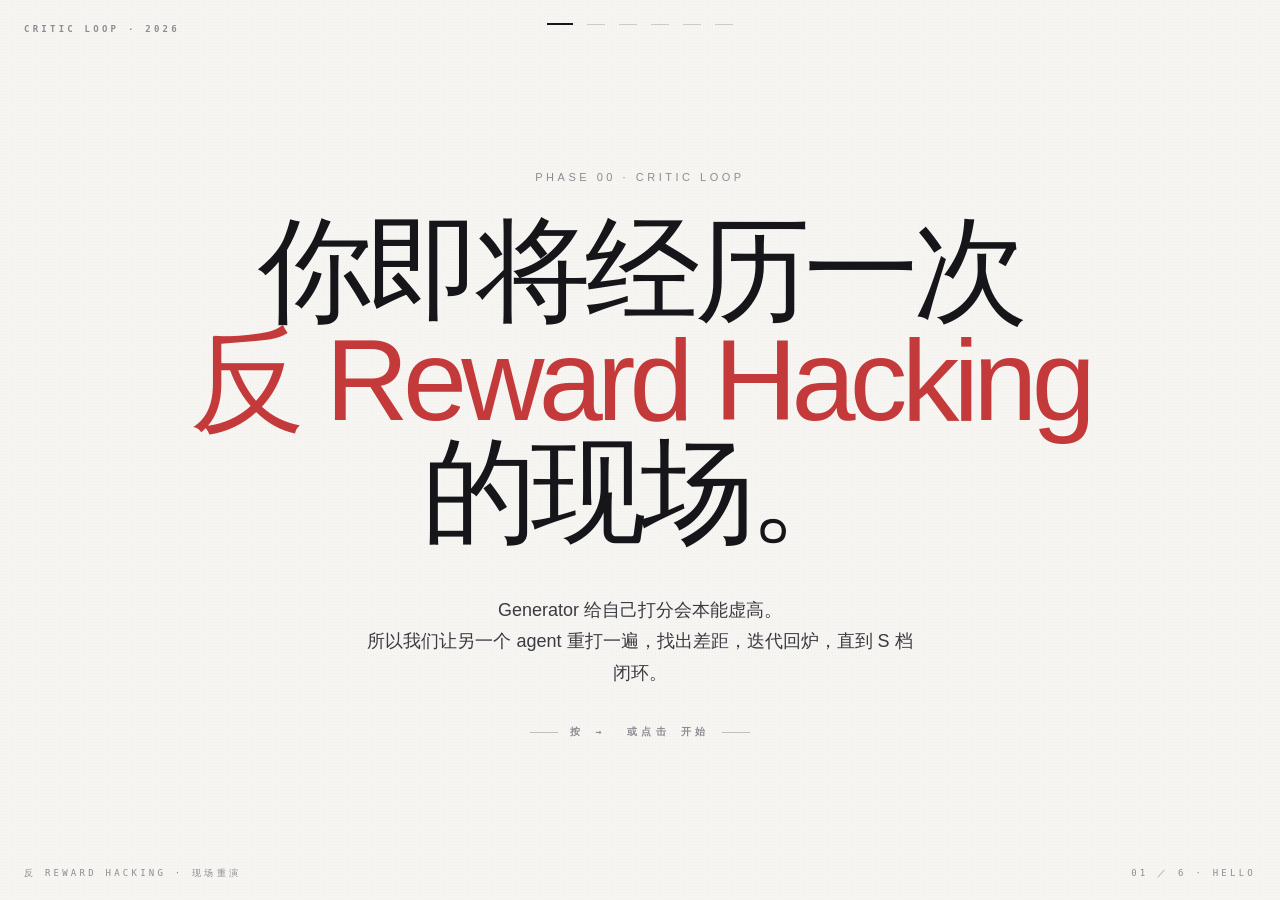
<file: showcase/04-critic-loop-replay/index.html>
<!DOCTYPE html>
<html lang="zh-CN">
<head>
<meta charset="UTF-8">
<meta name="viewport" content="width=device-width,initial-scale=1,viewport-fit=cover">
<title>Critic Loop · 反 Reward Hacking 的现场重演</title>
<style>
@property --ring-deg{syntax:'<angle>';inherits:false;initial-value:0deg}
@property --score-hue{syntax:'<number>';inherits:false;initial-value:0}

:root{
  --bg:#f6f5f1;
  --bg-warm:#efece4;
  --paper:#ffffff;
  --ink:#16161a;
  --ink-2:#3a3a42;
  --dim:#8c8c92;
  --hair:rgba(20,20,26,.10);
  --hair-2:rgba(20,20,26,.05);
  --good:#1d8a5e;
  --bad:#c43a3a;
  --warn:#d68a1a;
  --accent:#1f3aff;
  --critic:#0a0a0f;
  --sans:-apple-system,BlinkMacSystemFont,"SF Pro Display","SF Pro Text","Inter","Helvetica Neue","Helvetica","Noto Sans SC","PingFang SC",system-ui,sans-serif;
  --mono:"SF Mono","JetBrains Mono","Menlo","Consolas",monospace;
}
*{box-sizing:border-box;margin:0;padding:0}
html,body{height:100%;overflow:hidden;background:var(--bg);color:var(--ink);font-family:var(--sans);-webkit-font-smoothing:antialiased;user-select:none;cursor:default}
#root{height:100vh;width:100vw;position:relative;overflow:hidden}
body::before{
  content:'';position:fixed;inset:0;pointer-events:none;z-index:1;opacity:.4;
  background-image:radial-gradient(rgba(20,20,26,.07) .5px,transparent .8px);
  background-size:3px 3px;
}

/* STAGE */
.stage{
  position:absolute;inset:0;
  display:flex;align-items:center;justify-content:center;flex-direction:column;
  padding:74px 6vw 64px;
  transition:opacity 700ms cubic-bezier(.2,.7,.2,1),transform 900ms cubic-bezier(.2,.7,.2,1);
  overflow:hidden;z-index:2;
}
.stage.in{opacity:1;transform:scale(1)}
.stage.out{opacity:0;transform:scale(1.04);pointer-events:none}
.stage.pre{opacity:0;transform:scale(.98);pointer-events:none}

/* TYPOGRAPHY */
.t-hero{font-weight:200;font-size:clamp(48px,9.5vw,148px);line-height:.98;letter-spacing:-.045em;text-align:center;text-wrap:balance;color:var(--ink)}
.t-title{font-weight:300;font-size:clamp(28px,4.6vw,68px);line-height:1.08;letter-spacing:-.025em;text-align:center;text-wrap:balance}
.t-eyebrow{font-weight:500;font-size:11px;letter-spacing:.32em;text-transform:uppercase;color:var(--dim)}
.t-foot{font-weight:300;font-size:clamp(13px,1.3vw,17px);color:var(--dim);letter-spacing:.01em;line-height:1.65}
.mono{font-family:var(--mono)}

/* RAIL */
.rail{position:fixed;top:24px;left:50%;transform:translateX(-50%);display:flex;gap:14px;z-index:100}
.rail .tick{width:18px;height:1px;background:rgba(20,20,26,.18);cursor:pointer;transition:background 240ms,height 240ms,width 240ms}
.rail .tick:hover{background:rgba(20,20,26,.5)}
.rail .tick.done{background:rgba(20,20,26,.42)}
.rail .tick.active{background:var(--ink);width:26px;height:2px;margin-top:-1px}

.corner{position:fixed;bottom:20px;left:24px;z-index:100;font-size:9px;letter-spacing:.36em;color:var(--dim);text-transform:uppercase;font-weight:500;font-family:var(--mono)}
.corner-r{position:fixed;bottom:20px;right:24px;z-index:100;font-size:9px;letter-spacing:.36em;color:var(--dim);text-transform:uppercase;font-weight:500;font-family:var(--mono)}
.corner-tl{position:fixed;top:24px;left:24px;z-index:100;font-size:9px;letter-spacing:.36em;color:var(--dim);text-transform:uppercase;font-weight:600;font-family:var(--mono)}

/* NEXT BTN */
.next{display:inline-flex;align-items:center;gap:14px;margin-top:48px;color:var(--ink);font-size:13px;font-weight:500;letter-spacing:.18em;text-transform:uppercase;cursor:pointer;background:none;border:none;padding:10px 0;transition:opacity 200ms,gap .25s;font-family:inherit}
.next:hover{opacity:.6;gap:20px}
.next .arrow{display:inline-block;width:28px;height:1px;background:var(--ink);position:relative}
.next .arrow::after{content:'';position:absolute;right:0;top:-3px;width:7px;height:7px;border-top:1px solid var(--ink);border-right:1px solid var(--ink);transform:rotate(45deg)}

/* ──────── PHASE 0 — HELLO ──────── */
.hello-stage .h-eyebrow{margin-bottom:32px;opacity:0;animation:rise 1.2s .2s forwards}
.hello-title{font-weight:200;font-size:clamp(46px,9vw,140px);line-height:.96;letter-spacing:-.05em;text-align:center;max-width:1100px;text-wrap:balance}
.hello-title .word{display:inline-block;opacity:0;transform:translateY(20px);filter:blur(8px);animation:word-in 1.1s cubic-bezier(.2,.7,.2,1) forwards}
.hello-title .word.accent{color:var(--bad);font-weight:400}
.hello-title .word.dim{color:var(--dim)}
@keyframes word-in{to{opacity:1;transform:translateY(0);filter:blur(0)}}
@keyframes rise{to{opacity:1}}
.hello-sub{margin-top:48px;font-size:clamp(14px,1.5vw,18px);color:var(--ink-2);line-height:1.75;max-width:560px;text-align:center;opacity:0;animation:rise 1.2s 2.2s forwards;font-weight:300}
.hello-cta{margin-top:36px;display:flex;align-items:center;gap:12px;font-size:10px;letter-spacing:.45em;text-transform:uppercase;color:var(--dim);font-weight:600;opacity:0;animation:rise 1.2s 3s forwards,cta-pulse 2.6s 3.8s ease-in-out infinite;font-family:var(--mono)}
.hello-cta .rule{display:inline-block;width:28px;height:1px;background:currentColor;opacity:.5}
@keyframes cta-pulse{0%,100%{opacity:.5}50%{opacity:1}}

/* ──────── PHASE 1 — SELF-EVAL (虚高自评) ──────── */
.self-stage{justify-content:flex-start;padding-top:90px;overflow-y:auto;-webkit-overflow-scrolling:touch}
.self-header{display:flex;align-items:center;gap:14px;margin-bottom:24px}
.self-tag{font-size:9px;letter-spacing:.32em;text-transform:uppercase;color:var(--dim);font-weight:600;font-family:var(--mono)}
.self-tag .dot{display:inline-block;width:6px;height:6px;border-radius:50%;background:var(--good);box-shadow:0 0 12px rgba(29,138,94,.5);margin-right:8px;vertical-align:middle;animation:dot-pulse 1.6s ease-in-out infinite}
@keyframes dot-pulse{0%,100%{opacity:1;transform:scale(1)}50%{opacity:.5;transform:scale(.85)}}

.report-card{
  width:100%;max-width:520px;background:var(--paper);border:1px solid var(--hair);
  border-radius:6px;padding:28px 30px 24px;
  box-shadow:0 1px 0 rgba(20,20,26,.04),0 20px 50px -28px rgba(20,20,26,.15);
  opacity:0;transform:translateY(16px);animation:card-in 1s .4s cubic-bezier(.2,.7,.2,1) forwards;
  position:relative;
}
@keyframes card-in{to{opacity:1;transform:translateY(0)}}
.report-card::before{
  content:'GENERATOR';position:absolute;top:14px;right:18px;
  font-size:8px;letter-spacing:.4em;color:var(--dim);font-family:var(--mono);font-weight:700;
}
.report-head{display:flex;justify-content:space-between;align-items:flex-end;padding-bottom:18px;border-bottom:1px solid var(--hair-2);margin-bottom:18px}
.report-title{font-size:13px;letter-spacing:.05em;color:var(--ink-2);font-weight:500}
.report-title .sub{display:block;font-size:9px;letter-spacing:.3em;color:var(--dim);text-transform:uppercase;margin-top:4px;font-family:var(--mono)}

.score-ring-wrap{display:flex;align-items:center;justify-content:center;gap:22px;margin:10px 0 22px}
.score-ring{
  position:relative;width:120px;height:120px;border-radius:50%;
  background:conic-gradient(from -90deg,var(--good) 0deg,var(--good) var(--ring-deg),var(--hair) var(--ring-deg) 360deg);
  --ring-deg:331deg;
  transition:--ring-deg 1.4s cubic-bezier(.2,.7,.2,1),background 800ms ease;
  display:flex;align-items:center;justify-content:center;
}
.score-ring::before{content:'';position:absolute;inset:8px;border-radius:50%;background:var(--paper)}
.score-ring .num{position:relative;font-size:32px;font-weight:300;letter-spacing:-.03em;font-variant-numeric:tabular-nums;line-height:1}
.score-ring .num .of{font-size:11px;color:var(--dim);font-weight:400;letter-spacing:0}
.score-meta{flex:1;display:flex;flex-direction:column;gap:6px}
.score-meta .row{display:flex;justify-content:space-between;font-size:11px;color:var(--ink-2);font-family:var(--mono)}
.score-meta .row .v{color:var(--good);font-weight:500}
.score-meta .row .v.warn{color:var(--warn)}
.score-meta .row .v.bad{color:var(--bad)}

.report-bullets{list-style:none;display:flex;flex-direction:column;gap:8px;margin-top:6px}
.report-bullets li{display:flex;align-items:flex-start;gap:10px;font-size:12px;color:var(--ink-2);line-height:1.55}
.report-bullets li .check{flex-shrink:0;width:14px;height:14px;border-radius:50%;background:var(--good);display:inline-flex;align-items:center;justify-content:center;margin-top:2px}
.report-bullets li .check::after{content:'';width:5px;height:8px;border-right:1.5px solid #fff;border-bottom:1.5px solid #fff;transform:rotate(45deg) translate(-1px,-1px)}
.report-bullets li .k{font-family:var(--mono);font-size:10px;color:var(--dim);letter-spacing:.05em;margin-right:4px}

.self-claim{margin-top:26px;font-size:clamp(15px,1.8vw,22px);color:var(--ink);font-weight:300;line-height:1.5;max-width:520px;text-align:left;opacity:0;animation:rise 1s 1.6s forwards}
.self-claim em{font-style:normal;color:var(--bad);font-weight:500;font-family:var(--mono)}

/* ──────── PHASE 2 — CRITIC ARRIVES ──────── */
.critic-stage{justify-content:center;gap:22px}
.critic-banner{position:absolute;top:80px;left:0;right:0;text-align:center;font-size:10px;letter-spacing:.5em;color:var(--dim);text-transform:uppercase;font-weight:600;font-family:var(--mono)}
.critic-banner .sep{margin:0 .8em;opacity:.4}
.critic-headline{font-size:clamp(28px,5vw,72px);font-weight:200;letter-spacing:-.035em;line-height:1.1;text-align:center;text-wrap:balance;max-width:900px}
.critic-headline em{font-style:normal;color:var(--bad);font-weight:400}

.score-compare{display:flex;align-items:center;justify-content:center;gap:clamp(22px,5vw,80px);margin-top:18px;flex-wrap:wrap}
.score-block{display:flex;flex-direction:column;align-items:center;gap:10px}
.score-block .tag{font-size:9px;letter-spacing:.35em;text-transform:uppercase;color:var(--dim);font-weight:600;font-family:var(--mono)}
.score-big{font-size:clamp(56px,10vw,128px);font-weight:200;letter-spacing:-.05em;line-height:1;font-variant-numeric:tabular-nums}
.score-big.gen{color:var(--ink-2);text-decoration:line-through;text-decoration-color:rgba(20,20,26,.25);text-decoration-thickness:2px}
.score-big.crit{color:var(--bad)}
.score-big .of{font-size:.35em;color:var(--dim);font-weight:300;letter-spacing:0;margin-left:4px}
.score-arrow{font-size:clamp(28px,5vw,56px);color:var(--dim);font-weight:200;line-height:1}

.inflation-pill{
  display:inline-flex;align-items:center;gap:10px;padding:8px 16px;
  background:rgba(196,58,58,.08);border:1px solid rgba(196,58,58,.25);border-radius:99px;
  font-family:var(--mono);font-size:11px;letter-spacing:.15em;color:var(--bad);font-weight:600;
  margin-top:8px;opacity:0;transform:translateY(8px);
}
.inflation-pill.on{animation:pill-in .8s 1.4s cubic-bezier(.2,.7,.2,1) forwards}
@keyframes pill-in{to{opacity:1;transform:translateY(0)}}
.inflation-pill .dot{width:5px;height:5px;border-radius:50%;background:var(--bad);animation:dot-pulse 1.4s ease-in-out infinite}

.critic-note{font-size:13px;color:var(--ink-2);line-height:1.7;max-width:520px;text-align:center;margin-top:10px}
.critic-note strong{color:var(--ink);font-weight:500}

/* ──────── PHASE 3 — GAPS ──────── */
.gaps-stage{justify-content:flex-start;padding-top:84px;padding-bottom:60px;overflow-y:auto;-webkit-overflow-scrolling:touch}
.gaps-header{display:flex;justify-content:space-between;align-items:flex-end;width:100%;max-width:760px;margin-bottom:22px;gap:16px;flex-wrap:wrap}
.gaps-title{font-size:clamp(22px,3.2vw,40px);font-weight:300;letter-spacing:-.025em;line-height:1.2}
.gaps-title em{font-style:normal;color:var(--bad);font-weight:500;font-family:var(--mono)}
.gaps-meta{font-size:10px;letter-spacing:.32em;color:var(--dim);text-transform:uppercase;font-family:var(--mono);font-weight:600;text-align:right}
.gaps-meta .v{color:var(--bad)}

.gap-list{width:100%;max-width:760px;display:flex;flex-direction:column;gap:1px;background:var(--hair);border:1px solid var(--hair)}
.gap-item{
  background:var(--paper);padding:16px 18px;display:grid;
  grid-template-columns:auto 1fr auto;gap:14px;align-items:flex-start;
  opacity:0;transform:translateX(-12px);
  transition:opacity .8s,transform .8s,background .3s;
  position:relative;
}
.gap-item.in{opacity:1;transform:none}
.gap-list.active .gap-item:nth-child(1){transition-delay:.15s}
.gap-list.active .gap-item:nth-child(2){transition-delay:.45s}
.gap-list.active .gap-item:nth-child(3){transition-delay:.75s}
.gap-list.active .gap-item:nth-child(4){transition-delay:1.05s}
.gap-list.active .gap-item:nth-child(5){transition-delay:1.35s}
.gap-id{font-family:var(--mono);font-size:11px;letter-spacing:.08em;color:var(--bad);font-weight:600;line-height:1.5;padding-top:1px;min-width:54px}
.gap-body{display:flex;flex-direction:column;gap:4px;min-width:0}
.gap-headline{font-size:13.5px;color:var(--ink);font-weight:500;line-height:1.4}
.gap-quote{font-size:11.5px;color:var(--dim);line-height:1.5;font-style:italic;font-family:var(--sans)}
.gap-quote::before{content:'"';opacity:.6;margin-right:2px}
.gap-quote::after{content:'"';opacity:.6;margin-left:2px}
.gap-sev{font-family:var(--mono);font-size:9px;letter-spacing:.18em;text-transform:uppercase;color:var(--bad);font-weight:600;padding:3px 8px;border:1px solid rgba(196,58,58,.3);background:rgba(196,58,58,.05);border-radius:2px;align-self:flex-start;white-space:nowrap}

/* ──────── PHASE 4 — ITERATE (fixes) ──────── */
.iter-stage{justify-content:flex-start;padding-top:84px;overflow-y:auto;-webkit-overflow-scrolling:touch}
.iter-title{font-size:clamp(22px,3.2vw,40px);font-weight:300;letter-spacing:-.025em;text-align:center;margin-bottom:6px}
.iter-title em{font-style:normal;color:var(--good);font-weight:500;font-family:var(--mono)}
.iter-sub{font-size:11px;letter-spacing:.32em;color:var(--dim);text-transform:uppercase;font-weight:600;font-family:var(--mono);margin-bottom:24px}

.fix-grid{width:100%;max-width:760px;display:flex;flex-direction:column;gap:1px;background:var(--hair);border:1px solid var(--hair);margin-bottom:18px}
.fix-row{
  background:var(--paper);padding:14px 18px;display:grid;
  grid-template-columns:auto 1fr auto auto;gap:14px;align-items:center;
  position:relative;
}
.fix-id{font-family:var(--mono);font-size:11px;letter-spacing:.08em;color:var(--ink-2);font-weight:600;min-width:54px}
.fix-desc{font-size:12.5px;color:var(--ink-2);line-height:1.4}
.fix-bar-wrap{width:clamp(60px,12vw,120px);height:4px;background:rgba(196,58,58,.15);position:relative;overflow:hidden;border-radius:2px}
.fix-bar-wrap::after{content:'';position:absolute;inset:0;background:rgba(196,58,58,.7);transform:translateX(0);transition:transform 1.2s cubic-bezier(.2,.7,.2,1),background 1.2s ease}
.fix-row.fixed .fix-bar-wrap::after{transform:translateX(100%);background:rgba(29,138,94,.7)}
.fix-status{font-family:var(--mono);font-size:9px;letter-spacing:.18em;text-transform:uppercase;color:var(--bad);font-weight:600;min-width:64px;text-align:right;transition:color .4s ease}
.fix-row.fixed .fix-status{color:var(--good)}
.fix-row.fixed .fix-status::before{content:'✓ ';font-family:var(--sans)}
.fix-row::before{
  content:'';position:absolute;left:0;top:0;bottom:0;width:2px;background:var(--bad);transition:background .4s ease,opacity .4s ease;
}
.fix-row.fixed::before{background:var(--good)}

.iter-progress{width:100%;max-width:760px;display:flex;align-items:center;gap:14px;margin-top:6px;font-family:var(--mono);font-size:10px;letter-spacing:.18em;color:var(--dim);text-transform:uppercase;font-weight:600}
.iter-progress .bar{flex:1;height:1px;background:var(--hair);position:relative;overflow:hidden}
.iter-progress .bar::after{content:'';position:absolute;inset:0;background:var(--good);transform:translateX(-100%);transition:transform 1s cubic-bezier(.2,.7,.2,1)}
.iter-progress .bar.fill::after{transform:translateX(0)}
.iter-progress .v{color:var(--good)}

/* ──────── PHASE 5 — S-LOCK ──────── */
.lock-stage{justify-content:center;gap:18px;overflow-y:auto;-webkit-overflow-scrolling:touch}
.lock-eyebrow{font-size:10px;letter-spacing:.45em;text-transform:uppercase;color:var(--dim);font-weight:600;font-family:var(--mono)}

.curve-wrap{width:min(560px,86vw);height:160px;position:relative}
.curve-wrap svg{width:100%;height:100%;overflow:visible}
.curve-path{fill:none;stroke:var(--ink);stroke-width:1.2;stroke-dasharray:600;stroke-dashoffset:600;transition:stroke-dashoffset 2.6s cubic-bezier(.4,0,.4,1)}
.curve-wrap.draw .curve-path{stroke-dashoffset:0}
.curve-thr{stroke:var(--good);stroke-width:1;stroke-dasharray:4 4;opacity:.6}
.curve-thr-label{font-family:var(--mono);font-size:9px;letter-spacing:.15em;fill:var(--good);font-weight:600}
.curve-dot{r:0;fill:var(--good);transition:r .4s ease 2.4s}
.curve-wrap.draw .curve-dot{r:5}
.curve-dot-halo{r:0;fill:none;stroke:var(--good);stroke-width:1;opacity:.5;transition:r .8s ease 2.6s,opacity 1s ease 2.6s}
.curve-wrap.draw .curve-dot-halo{r:14;opacity:0}
.curve-axis-label{font-family:var(--mono);font-size:9px;letter-spacing:.2em;fill:var(--dim);font-weight:600}
.curve-score-pop{font-family:var(--mono);font-size:11px;fill:var(--good);font-weight:600;opacity:0;transition:opacity .8s ease 2.6s}
.curve-wrap.draw .curve-score-pop{opacity:1}

.lock-title{font-size:clamp(32px,5.6vw,80px);font-weight:200;letter-spacing:-.04em;line-height:1.05;text-align:center;text-wrap:balance;max-width:900px;margin-top:8px}
.lock-title em{font-style:normal;color:var(--good);font-weight:400}
.lock-sub{font-size:clamp(13px,1.5vw,17px);color:var(--ink-2);line-height:1.7;max-width:520px;text-align:center;font-weight:300}
.lock-sub strong{color:var(--ink);font-weight:500}

.protocol-grid{display:grid;grid-template-columns:repeat(3,1fr);gap:1px;background:var(--hair);border:1px solid var(--hair);width:100%;max-width:680px;margin-top:14px}
.proto-cell{background:var(--paper);padding:16px 14px;display:flex;flex-direction:column;gap:6px;opacity:.3;transition:opacity .8s ease,background .8s ease}
.proto-cell.on{opacity:1;background:var(--paper)}
.proto-cell.on::after{
  content:'';position:absolute;
}
.proto-cell .pid{font-family:var(--mono);font-size:9px;letter-spacing:.25em;color:var(--good);font-weight:700;text-transform:uppercase}
.proto-cell .ptitle{font-size:12px;color:var(--ink);font-weight:500;line-height:1.35}
.proto-cell .pdesc{font-size:10.5px;color:var(--dim);line-height:1.5}
.proto-cell .pcheck{position:absolute;top:12px;right:12px;width:12px;height:12px;border-radius:50%;background:var(--good);opacity:0;transition:opacity .6s ease}
.proto-cell.on .pcheck{opacity:1}
.proto-cell.on .pcheck::after{content:'';position:absolute;left:3px;top:5px;width:3px;height:5px;border-right:1.4px solid #fff;border-bottom:1.4px solid #fff;transform:rotate(45deg)}
.proto-cell{position:relative}

.sig{margin-top:18px;display:flex;flex-direction:column;align-items:center;gap:8px;opacity:0;animation:rise 1.4s 3.4s forwards}
.sig .hairline{width:40px;height:1px;background:linear-gradient(90deg,transparent,rgba(20,20,26,.4),transparent)}
.sig .name{font-size:12px;letter-spacing:.04em;color:var(--ink-2);font-weight:400}
.sig .name strong{color:var(--ink);font-weight:500}
.sig .colophon{font-size:8px;letter-spacing:.5em;color:var(--dim);font-weight:600;text-transform:uppercase;font-family:var(--mono)}
.sig .replay{background:none;border:none;color:var(--dim);cursor:pointer;font:inherit;font-size:10px;letter-spacing:.35em;text-transform:uppercase;font-weight:600;padding:6px 10px;transition:color .2s,letter-spacing .2s;font-family:var(--mono);margin-top:4px}
.sig .replay:hover{color:var(--ink);letter-spacing:.45em}

/* ───── responsive ───── */
@media (max-width:640px){
  .stage{padding:64px 5vw 60px}
  .self-stage,.gaps-stage,.iter-stage{padding-top:70px}
  .corner,.corner-r{font-size:8px;letter-spacing:.3em}
  .corner-tl{font-size:8px;letter-spacing:.3em}
  .report-card{padding:22px 20px 20px}
  .score-ring{width:96px;height:96px}
  .score-ring .num{font-size:26px}
  .score-meta .row{font-size:10px}
  .score-compare{gap:18px}
  .gaps-header{margin-bottom:18px}
  .gap-item{grid-template-columns:auto 1fr;gap:10px;padding:14px}
  .gap-sev{grid-column:1 / -1;justify-self:flex-end;margin-top:4px}
  .gap-id{min-width:auto}
  .fix-row{grid-template-columns:auto 1fr;gap:8px;padding:12px 14px}
  .fix-bar-wrap{grid-column:2;width:100%;margin-top:4px}
  .fix-status{grid-column:2;justify-self:flex-end;margin-top:2px;font-size:8px}
  .fix-id{min-width:auto;font-size:10px}
  .fix-desc{font-size:11.5px}
  .protocol-grid{grid-template-columns:1fr}
  .lock-title{font-size:clamp(28px,7vw,48px)}
  .hello-title{font-size:clamp(38px,10vw,80px)}
}
</style>
</head>
<body>
<div id="root">
  <div class="rail" id="rail"></div>
  <div class="corner-tl">Critic Loop · 2026</div>
  <div class="corner">反 Reward Hacking · 现场重演</div>
  <div class="corner-r" id="cornerR">01 ／ 6 · HELLO</div>

  <!-- PHASE 0 — HELLO -->
  <div class="stage in hello-stage" data-p="0" id="helloStage">
    <div class="t-eyebrow h-eyebrow">Phase 00 · Critic Loop</div>
    <h1 class="hello-title">
      <span class="word" style="animation-delay:.5s">你即将经历一次</span>
      <span class="word accent" style="animation-delay:1.0s">反&nbsp;Reward&nbsp;Hacking</span><br>
      <span class="word" style="animation-delay:1.5s">的现场。</span>
    </h1>
    <p class="hello-sub">Generator 给自己打分会本能虚高。<br>所以我们让另一个 agent 重打一遍，找出差距，迭代回炉，直到 S 档闭环。</p>
    <div class="hello-cta" onclick="goPhase(1)" style="cursor:pointer">
      <span class="rule"></span>按 →&nbsp;&nbsp;或点击 开始<span class="rule"></span>
    </div>
  </div>

  <!-- PHASE 1 — SELF-EVAL -->
  <div class="stage pre self-stage" data-p="1">
    <div class="self-header">
      <span class="self-tag"><span class="dot"></span>Phase 01 · Generator Self-Report</span>
    </div>

    <div class="report-card" id="reportCard">
      <div class="report-head">
        <div class="report-title">
          作品自评报告
          <span class="sub">Task #G-2026-0524 · Build-site</span>
        </div>
      </div>
      <div class="score-ring-wrap">
        <div class="score-ring">
          <div class="num">9.2<span class="of"> / 10</span></div>
        </div>
        <div class="score-meta">
          <div class="row"><span>A · 技术</span><span class="v">4.6</span></div>
          <div class="row"><span>B · 审美</span><span class="v">4.7</span></div>
          <div class="row"><span>C · 品味</span><span class="v">4.5</span></div>
          <div class="row" style="margin-top:6px;border-top:1px solid var(--hair-2);padding-top:6px"><span style="color:var(--dim)">加权</span><span class="v" style="font-weight:600">9.20 / 10</span></div>
        </div>
      </div>
      <ul class="report-bullets">
        <li><span class="check"></span><div><span class="k">R-016</span>金句锋利、画面感强</div></li>
        <li><span class="check"></span><div><span class="k">R-021</span>动效设计精致到位</div></li>
        <li><span class="check"></span><div><span class="k">R-023</span>字号层级清晰有节奏</div></li>
        <li><span class="check"></span><div><span class="k">R-028</span>情绪扳机已成功触发</div></li>
        <li><span class="check"></span><div><span class="k">R-010</span>移动端体验全面达标</div></li>
      </ul>
    </div>

    <p class="self-claim">「我做完了。<br>自评 <em>9.2 / 10</em>。可以部署。」</p>

    <button class="next" onclick="goPhase(2)"><span>等等 ——</span><span class="arrow"></span></button>
  </div>

  <!-- PHASE 2 — CRITIC ARRIVES -->
  <div class="stage pre critic-stage" data-p="2" id="criticStage">
    <div class="critic-banner">Phase 02 <span class="sep">·</span> Independent Critic <span class="sep">·</span> Read-only · No Self-context</div>

    <h2 class="critic-headline">
      让<em>另一个 agent</em>重打。<br>它不读自评，只读 rubric。
    </h2>

    <div class="score-compare">
      <div class="score-block">
        <span class="tag">Generator 自评</span>
        <div class="score-big gen" id="scoreGen">9.2<span class="of">/10</span></div>
      </div>
      <div class="score-arrow">→</div>
      <div class="score-block">
        <span class="tag">Critic 复评</span>
        <div class="score-big crit" id="scoreCrit">9.2<span class="of">/10</span></div>
      </div>
    </div>

    <div class="inflation-pill" id="inflPill"><span class="dot"></span>INFLATION &nbsp;+1.5</div>

    <p class="critic-note">F-001：generator 自评稳定 inflate +0.8 ~ +1.5。<br>所以 <strong>独立 critic 是硬约束</strong>，不是装饰。</p>

    <button class="next" onclick="goPhase(3)"><span>看 5 个差距</span><span class="arrow"></span></button>
  </div>

  <!-- PHASE 3 — 5 GAPS -->
  <div class="stage pre gaps-stage" data-p="3" id="gapsStage">
    <div class="gaps-header">
      <h3 class="gaps-title">Critic 找到 <em>5 个</em> 可定位差距</h3>
      <div class="gaps-meta">Verdict · <span class="v">SHIP-BLOCKED</span></div>
    </div>

    <div class="gap-list" id="gapList">
      <div class="gap-item">
        <span class="gap-id">R-028</span>
        <div class="gap-body">
          <div class="gap-headline">情绪扳机：BGM 默认 Off，拦住 S 档</div>
          <div class="gap-quote">audio 标签存在，autoplay 被静音，用户从未真听到 ambient pad。</div>
        </div>
        <span class="gap-sev">−1.2</span>
      </div>
      <div class="gap-item">
        <span class="gap-id">R-021</span>
        <div class="gap-body">
          <div class="gap-headline">motif 未做 audio.currentTime phrase mapping</div>
          <div class="gap-quote">scene 切换靠 setTimeout，与音频节拍无关；动效在飘。</div>
        </div>
        <span class="gap-sev">−0.8</span>
      </div>
      <div class="gap-item">
        <span class="gap-id">R-023</span>
        <div class="gap-body">
          <div class="gap-headline">字号 8-9 档超过 5 档红线</div>
          <div class="gap-quote">font-size: 11/12/13/14/16/18/22/28/40/96px,层级噪声盖过节奏。</div>
        </div>
        <span class="gap-sev">−0.6</span>
      </div>
      <div class="gap-item">
        <span class="gap-id">R-016</span>
        <div class="gap-body">
          <div class="gap-headline">抽象金句陷阱：缺时间 + 地点 + 感官钩子</div>
          <div class="gap-quote">"让我们追逐光与梦想"——没有动名词，没有具体场景,读完只剩气味。</div>
        </div>
        <span class="gap-sev">−1.0</span>
      </div>
      <div class="gap-item">
        <span class="gap-id">R-010</span>
        <div class="gap-body">
          <div class="gap-headline">按钮 26-38px &lt; 44px tap target</div>
          <div class="gap-quote">移动端 5 处可点击区域不达标,Critic playwright 375px 命中失败。</div>
        </div>
        <span class="gap-sev">−0.9</span>
      </div>
    </div>

    <button class="next" onclick="goPhase(4)"><span>回炉</span><span class="arrow"></span></button>
  </div>

  <!-- PHASE 4 — ITERATE -->
  <div class="stage pre iter-stage" data-p="4" id="iterStage">
    <div class="iter-sub">Phase 04 · Iterate · Round 2</div>
    <h3 class="iter-title">5 个 fix，每个对应一个数字 <em>归位</em></h3>

    <div class="fix-grid" id="fixGrid">
      <div class="fix-row" data-i="0">
        <span class="fix-id">R-028</span>
        <span class="fix-desc">BGM 改默认 On + 加 user gesture 启动按钮</span>
        <div class="fix-bar-wrap"></div>
        <span class="fix-status">PENDING</span>
      </div>
      <div class="fix-row" data-i="1">
        <span class="fix-id">R-021</span>
        <span class="fix-desc">用 audio.currentTime 驱动 phrase mapping</span>
        <div class="fix-bar-wrap"></div>
        <span class="fix-status">PENDING</span>
      </div>
      <div class="fix-row" data-i="2">
        <span class="fix-id">R-023</span>
        <span class="fix-desc">字号压缩到 5 档：12 / 14 / 18 / 32 / 96px</span>
        <div class="fix-bar-wrap"></div>
        <span class="fix-status">PENDING</span>
      </div>
      <div class="fix-row" data-i="3">
        <span class="fix-id">R-016</span>
        <span class="fix-desc">金句加时间锚 + 地点 + 感官动名词</span>
        <div class="fix-bar-wrap"></div>
        <span class="fix-status">PENDING</span>
      </div>
      <div class="fix-row" data-i="4">
        <span class="fix-id">R-010</span>
        <span class="fix-desc">所有 tap target ≥ 44px,加 hit-slop</span>
        <div class="fix-bar-wrap"></div>
        <span class="fix-status">PENDING</span>
      </div>
    </div>

    <div class="iter-progress">
      <span>FIXES</span>
      <div class="bar" id="iterBar"></div>
      <span class="v" id="iterCount">0 / 5</span>
    </div>

    <button class="next" onclick="goPhase(5)" id="iterNext" style="opacity:.3;pointer-events:none"><span>S 档闭环</span><span class="arrow"></span></button>
  </div>

  <!-- PHASE 5 — S-LOCK -->
  <div class="stage pre lock-stage" data-p="5" id="lockStage">
    <div class="lock-eyebrow">Phase 05 · S-tier Lock-in</div>

    <div class="curve-wrap" id="curveWrap">
      <svg viewBox="0 0 560 160" preserveAspectRatio="none">
        <line x1="40" y1="80" x2="540" y2="80" class="curve-thr" />
        <text x="48" y="73" class="curve-thr-label">THRESHOLD · 4.50</text>
        <path class="curve-path" d="M 40,118 C 130,114 200,108 260,100 C 320,92 360,88 400,68 C 440,48 480,38 540,30" />
        <circle class="curve-dot-halo" cx="540" cy="30" />
        <circle class="curve-dot" cx="540" cy="30" />
        <text x="40" y="135" class="curve-axis-label">R1 · 4.55</text>
        <text x="540" y="22" class="curve-score-pop" text-anchor="end">R2 · 4.95</text>
      </svg>
    </div>

    <h2 class="lock-title">
      S 档闭环 <em>达成</em>。
    </h2>
    <p class="lock-sub">Critic Loop <strong>不是装饰</strong>。<br>是反 reward hacking 的<strong>硬约束</strong>。</p>

    <div class="protocol-grid" id="protoGrid">
      <div class="proto-cell" data-i="0">
        <span class="pid">§7.1</span>
        <div class="ptitle">独立 critic 强制</div>
        <div class="pdesc">不是 generator 切换人格,是另一个 agent 不读自评只读 rubric。</div>
        <span class="pcheck"></span>
      </div>
      <div class="proto-cell" data-i="1">
        <span class="pid">§7.2</span>
        <div class="ptitle">≥ 3 个可定位差距</div>
        <div class="pdesc">每个差距给 selector / 行号 / quote,不许"整体感觉一般"。</div>
        <span class="pcheck"></span>
      </div>
      <div class="proto-cell" data-i="2">
        <span class="pid">§7.3</span>
        <div class="ptitle">门槛 4.5 才放 ship</div>
        <div class="pdesc">B 档及以下回炉,3 轮过不了找用户讨论需求冲突。</div>
        <span class="pcheck"></span>
      </div>
    </div>

    <div class="sig">
      <div class="hairline"></div>
      <div class="name"><strong>杨凯杰</strong> · 2026 · 训练自己的 AI</div>
      <div class="colophon">Critic Loop · Fin.</div>
      <button class="replay" onclick="replay()">再 来 一 次</button>
    </div>
  </div>
</div>

<script>
const PHASES=[
  {i:0,label:'HELLO'},{i:1,label:'SELF-EVAL'},{i:2,label:'CRITIC'},
  {i:3,label:'GAPS'},{i:4,label:'ITERATE'},{i:5,label:'S-LOCK'}
];
let curPhase=0,done={},entered={};

// ── audio ──
let audioCtx;
function ensureAudio(){
  if(!audioCtx){
    try{audioCtx=new (window.AudioContext||window.webkitAudioContext)();}catch(e){}
  }
  if(audioCtx&&audioCtx.state==='suspended')audioCtx.resume();
  return audioCtx;
}
function ping(freq=720,dur=.22,type='sine',gain=.10){
  const ctx=ensureAudio();if(!ctx)return;
  const o=ctx.createOscillator();const g=ctx.createGain();
  o.type=type;o.frequency.value=freq;
  g.gain.setValueAtTime(0,ctx.currentTime);
  g.gain.linearRampToValueAtTime(gain,ctx.currentTime+.01);
  g.gain.exponentialRampToValueAtTime(.0001,ctx.currentTime+dur);
  o.connect(g);g.connect(ctx.destination);
  o.start();o.stop(ctx.currentTime+dur+.02);
}
function phasePing(p){
  // each phase gets its own tonality
  const map={0:[660,'sine'],1:[520,'sine'],2:[392,'triangle'],3:[330,'square'],4:[523,'sine'],5:[784,'sine']};
  const [f,t]=map[p]||[600,'sine'];
  ping(f,.28,t,.085);
  if(p===2)setTimeout(()=>ping(f*0.5,.4,'sawtooth',.06),140);
  if(p===5){setTimeout(()=>ping(988,.4,'sine',.07),180);setTimeout(()=>ping(1175,.5,'sine',.05),360);}
}

const rail=document.getElementById('rail');
const cornerR=document.getElementById('cornerR');
PHASES.forEach((p,i)=>{
  const t=document.createElement('div');
  t.className='tick'+(i===0?' active':'');
  t.dataset.i=i;t.title=p.label;
  t.onclick=()=>goPhase(i);
  rail.appendChild(t);
});
function updateRail(){
  Array.from(rail.children).forEach((el,i)=>{
    el.classList.toggle('active',i===curPhase);
    el.classList.toggle('done',!!done[i]);
  });
  cornerR.textContent=`${String(curPhase+1).padStart(2,'0')} ／ ${PHASES.length} · ${PHASES[curPhase].label}`;
}

function goPhase(target){
  if(target===curPhase||target<0||target>=PHASES.length)return;
  const cur=document.querySelector(`.stage[data-p="${curPhase}"]`);
  const next=document.querySelector(`.stage[data-p="${target}"]`);
  done[curPhase]=true;
  cur.classList.remove('in');cur.classList.add('out');
  setTimeout(()=>{
    cur.classList.remove('out');cur.classList.add('pre');
    next.classList.remove('pre');
    requestAnimationFrame(()=>requestAnimationFrame(()=>{
      next.classList.add('in');
      curPhase=target;
      updateRail();
      phasePing(target);
      onEnterPhase(target);
    }));
  },520);
}
window.goPhase=goPhase;

// PHASE 2 — critic score animation
function runCriticPhase(){
  const gen=document.getElementById('scoreGen');
  const crit=document.getElementById('scoreCrit');
  const pill=document.getElementById('inflPill');
  crit.textContent='';
  // render initial
  const setVal=(el,v)=>{
    el.innerHTML=v.toFixed(1)+'<span class="of">/10</span>';
  };
  setVal(crit,9.2);
  const start=performance.now();
  const dur=1600;
  const from=9.2,to=7.7;
  const tick=(now)=>{
    const e=Math.min(1,(now-start)/dur);
    // easeOutCubic
    const k=1-Math.pow(1-e,3);
    const v=from+(to-from)*k;
    setVal(crit,v);
    if(e<1)requestAnimationFrame(tick);
    else{
      pill.classList.add('on');
      ping(220,.5,'sawtooth',.05);
    }
  };
  requestAnimationFrame(tick);
}

// PHASE 3 — gap stagger + sequential pings
function runGapsPhase(){
  const list=document.getElementById('gapList');
  list.classList.add('active');
  list.querySelectorAll('.gap-item').forEach((r,i)=>{
    setTimeout(()=>{
      r.classList.add('in');
      ping(440-i*30,.12,'triangle',.05);
    },200+i*320);
  });
}

// PHASE 4 — iterate fixes
function runIterPhase(){
  const rows=document.querySelectorAll('#fixGrid .fix-row');
  const bar=document.getElementById('iterBar');
  const countEl=document.getElementById('iterCount');
  const nextBtn=document.getElementById('iterNext');
  rows.forEach(r=>{r.classList.remove('fixed');r.querySelector('.fix-status').textContent='PENDING';});
  bar.classList.remove('fill');
  countEl.textContent='0 / 5';
  nextBtn.style.opacity='.3';nextBtn.style.pointerEvents='none';
  rows.forEach((r,i)=>{
    setTimeout(()=>{
      r.classList.add('fixed');
      r.querySelector('.fix-status').textContent='FIXED';
      ping(523+i*60,.16,'sine',.07);
      countEl.textContent=`${i+1} / 5`;
    },380+i*520);
  });
  setTimeout(()=>{
    bar.classList.add('fill');
    nextBtn.style.opacity='1';nextBtn.style.pointerEvents='auto';
    ping(784,.4,'sine',.07);
  },380+5*520+400);
}

// PHASE 5 — S-lock
function runLockPhase(){
  const wrap=document.getElementById('curveWrap');
  wrap.classList.remove('draw');
  requestAnimationFrame(()=>requestAnimationFrame(()=>wrap.classList.add('draw')));
  const cells=document.querySelectorAll('#protoGrid .proto-cell');
  cells.forEach(c=>c.classList.remove('on'));
  cells.forEach((c,i)=>{
    setTimeout(()=>{
      c.classList.add('on');
      ping(660+i*132,.22,'sine',.07);
    },2300+i*420);
  });
}

function onEnterPhase(p){
  entered[p]=true;
  if(p===2)setTimeout(runCriticPhase,260);
  if(p===3)setTimeout(runGapsPhase,200);
  if(p===4)setTimeout(runIterPhase,200);
  if(p===5)setTimeout(runLockPhase,200);
}

function replay(){
  done={};entered={};
  // reset critic
  const crit=document.getElementById('scoreCrit');
  crit.innerHTML='9.2<span class="of">/10</span>';
  document.getElementById('inflPill').classList.remove('on');
  // reset gaps
  document.getElementById('gapList').classList.remove('active');
  document.querySelectorAll('.gap-item').forEach(r=>r.classList.remove('in'));
  // reset iter
  document.querySelectorAll('#fixGrid .fix-row').forEach(r=>{r.classList.remove('fixed');r.querySelector('.fix-status').textContent='PENDING';});
  document.getElementById('iterBar').classList.remove('fill');
  document.getElementById('iterCount').textContent='0 / 5';
  // reset lock
  document.getElementById('curveWrap').classList.remove('draw');
  document.querySelectorAll('#protoGrid .proto-cell').forEach(c=>c.classList.remove('on'));
  goPhase(0);
}
window.replay=replay;

// keyboard
window.addEventListener('keydown',(e)=>{
  if(e.target.tagName==='INPUT')return;
  if(e.key==='ArrowRight'||e.key==='PageDown'||e.key===' '){
    if(curPhase<PHASES.length-1){e.preventDefault();ensureAudio();goPhase(curPhase+1);}
  }
  else if(e.key==='ArrowLeft'||e.key==='PageUp'){
    if(curPhase>0){e.preventDefault();ensureAudio();goPhase(curPhase-1);}
  }
});
// also allow tap-anywhere on hello to advance + unlock audio
document.getElementById('helloStage').addEventListener('click',(e)=>{
  if(e.target.closest('.next'))return;
  ensureAudio();
  if(curPhase===0)goPhase(1);
});
// global pointer for audio unlock
document.body.addEventListener('pointerdown',()=>ensureAudio(),{once:true});

updateRail();
</script>
</body>
</html>
</file>
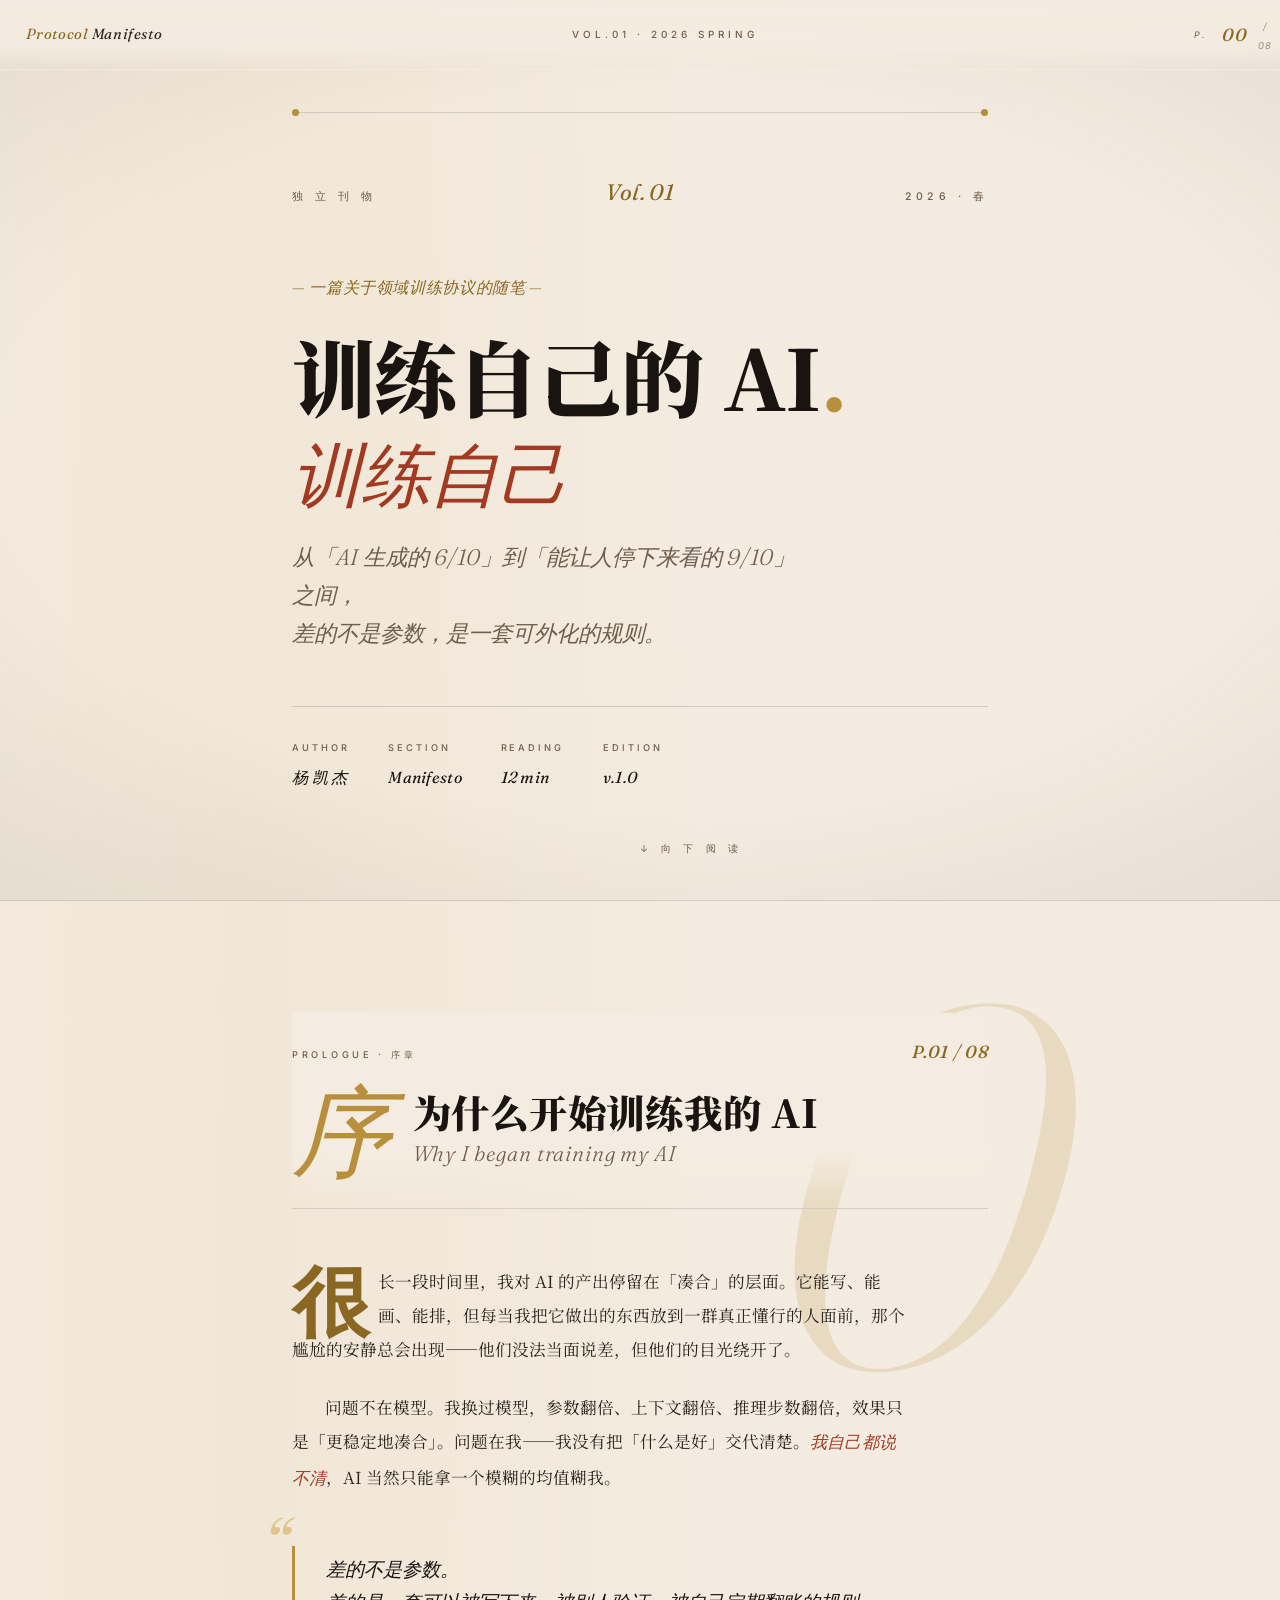
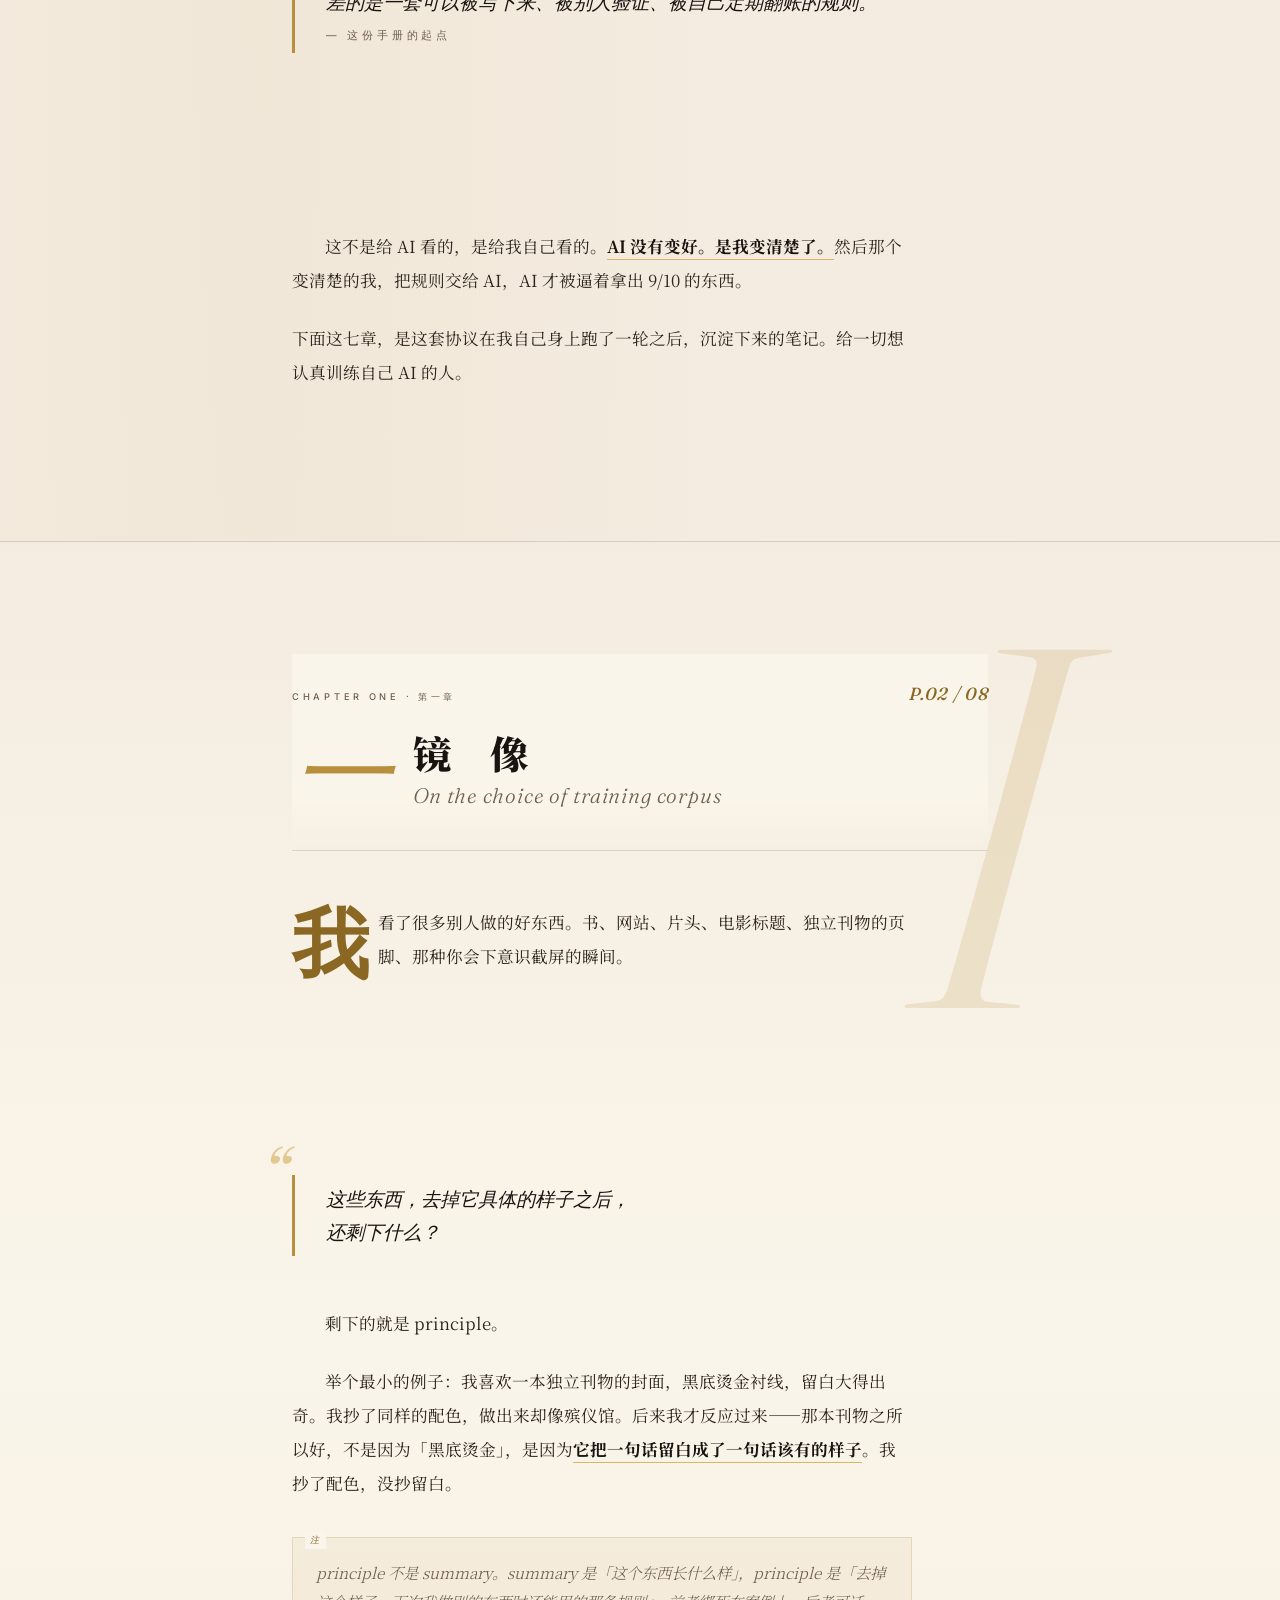
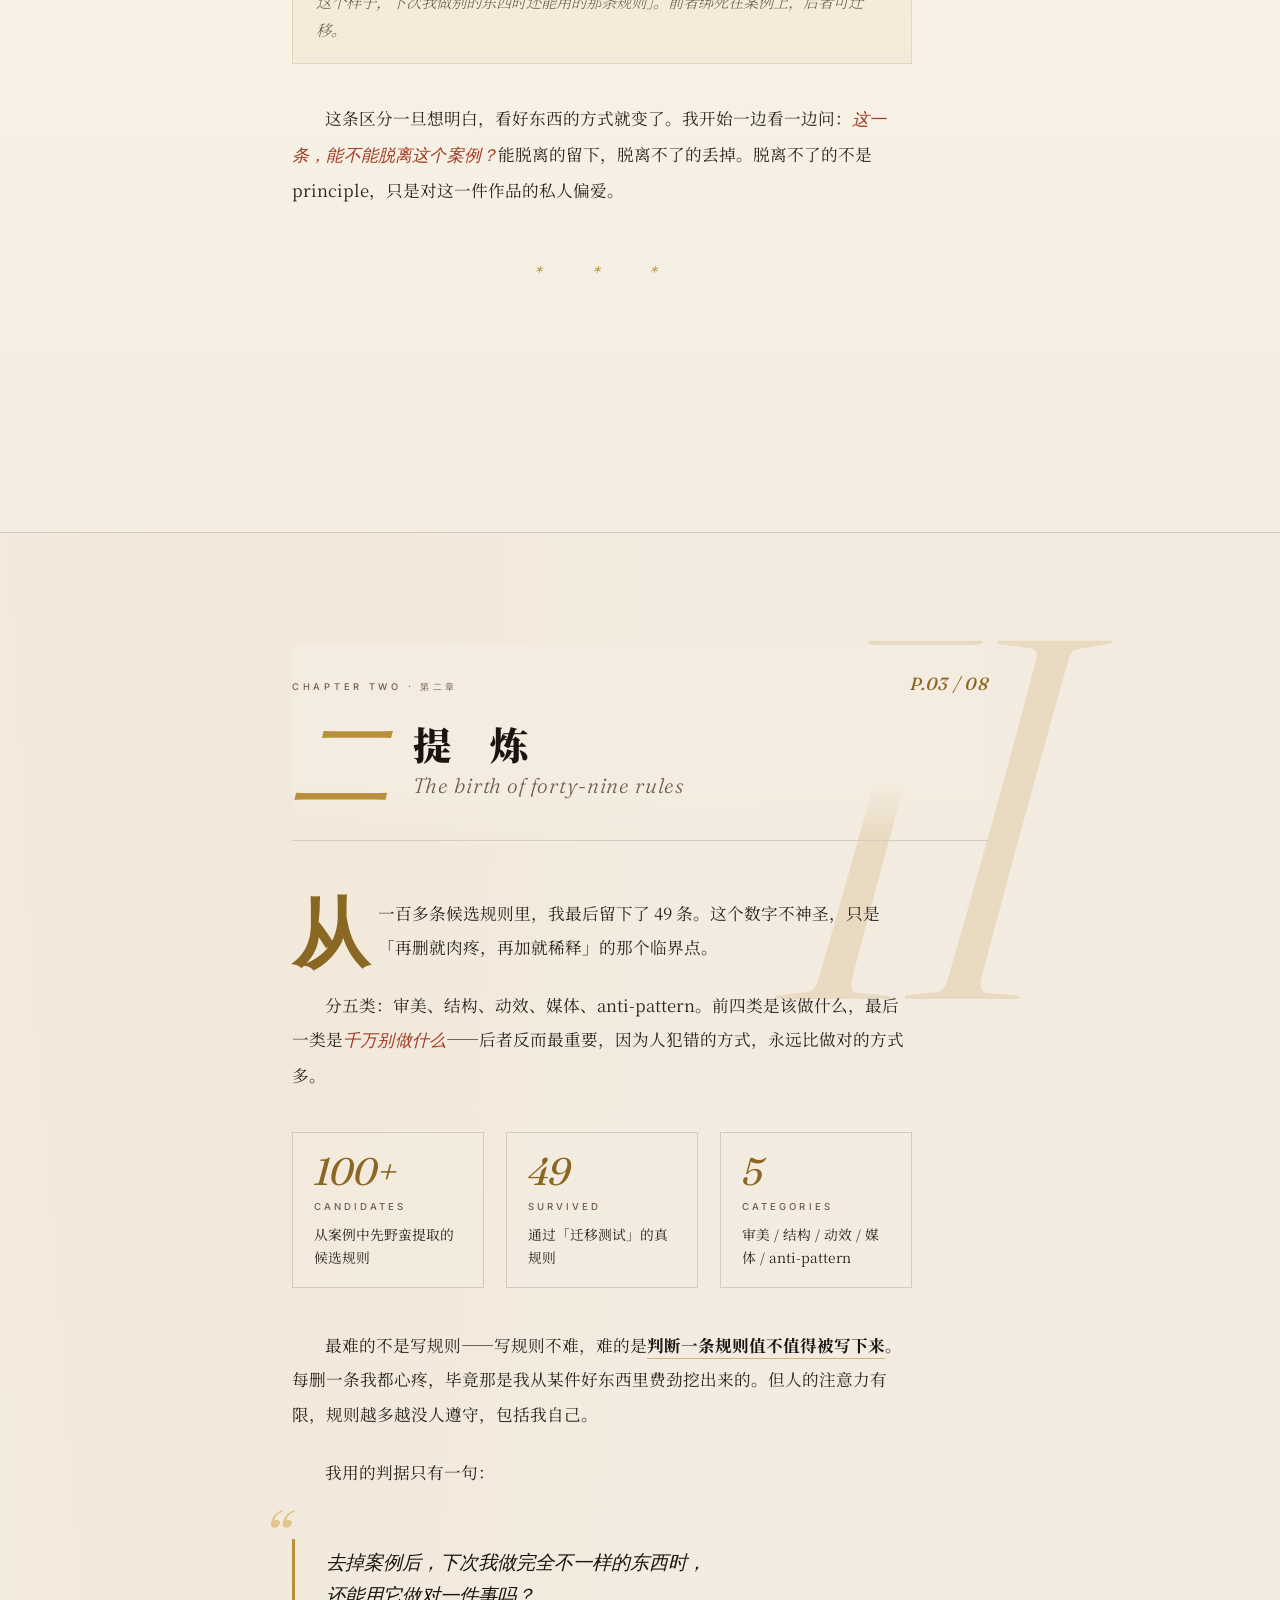
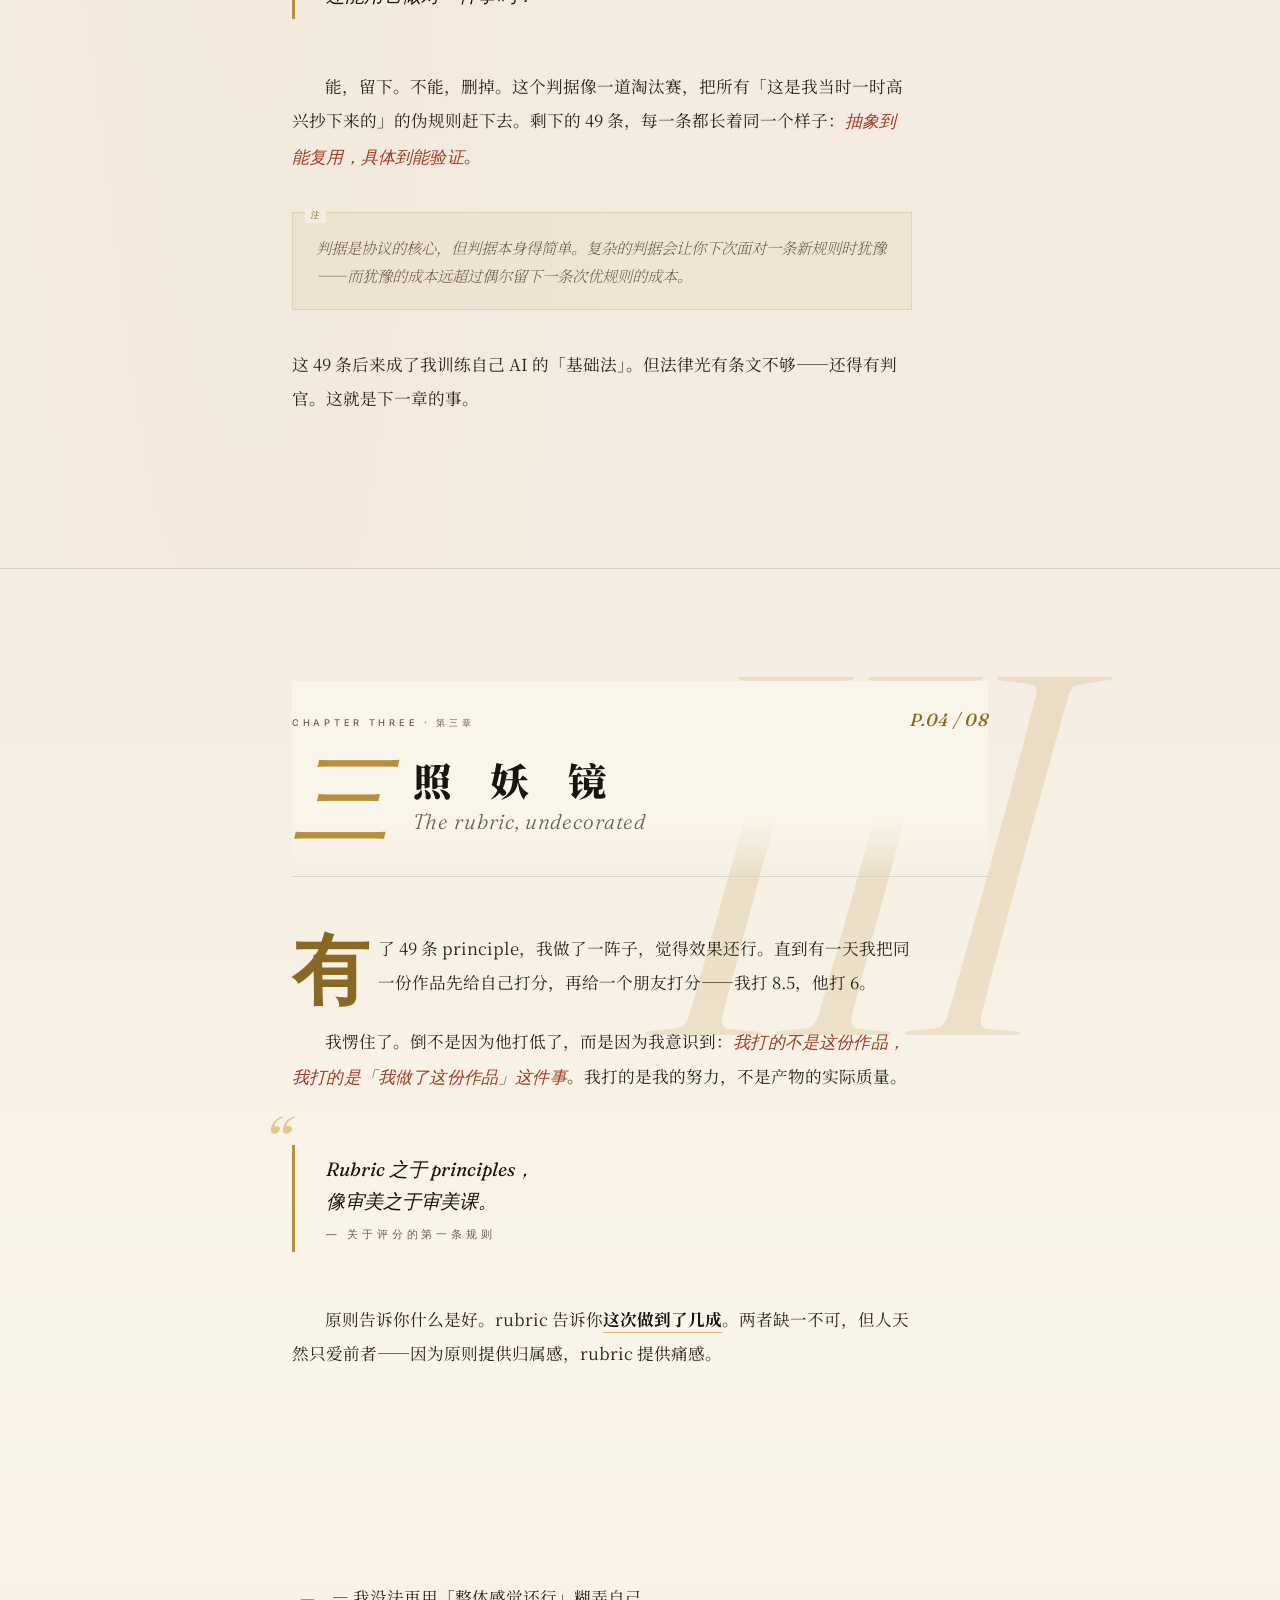
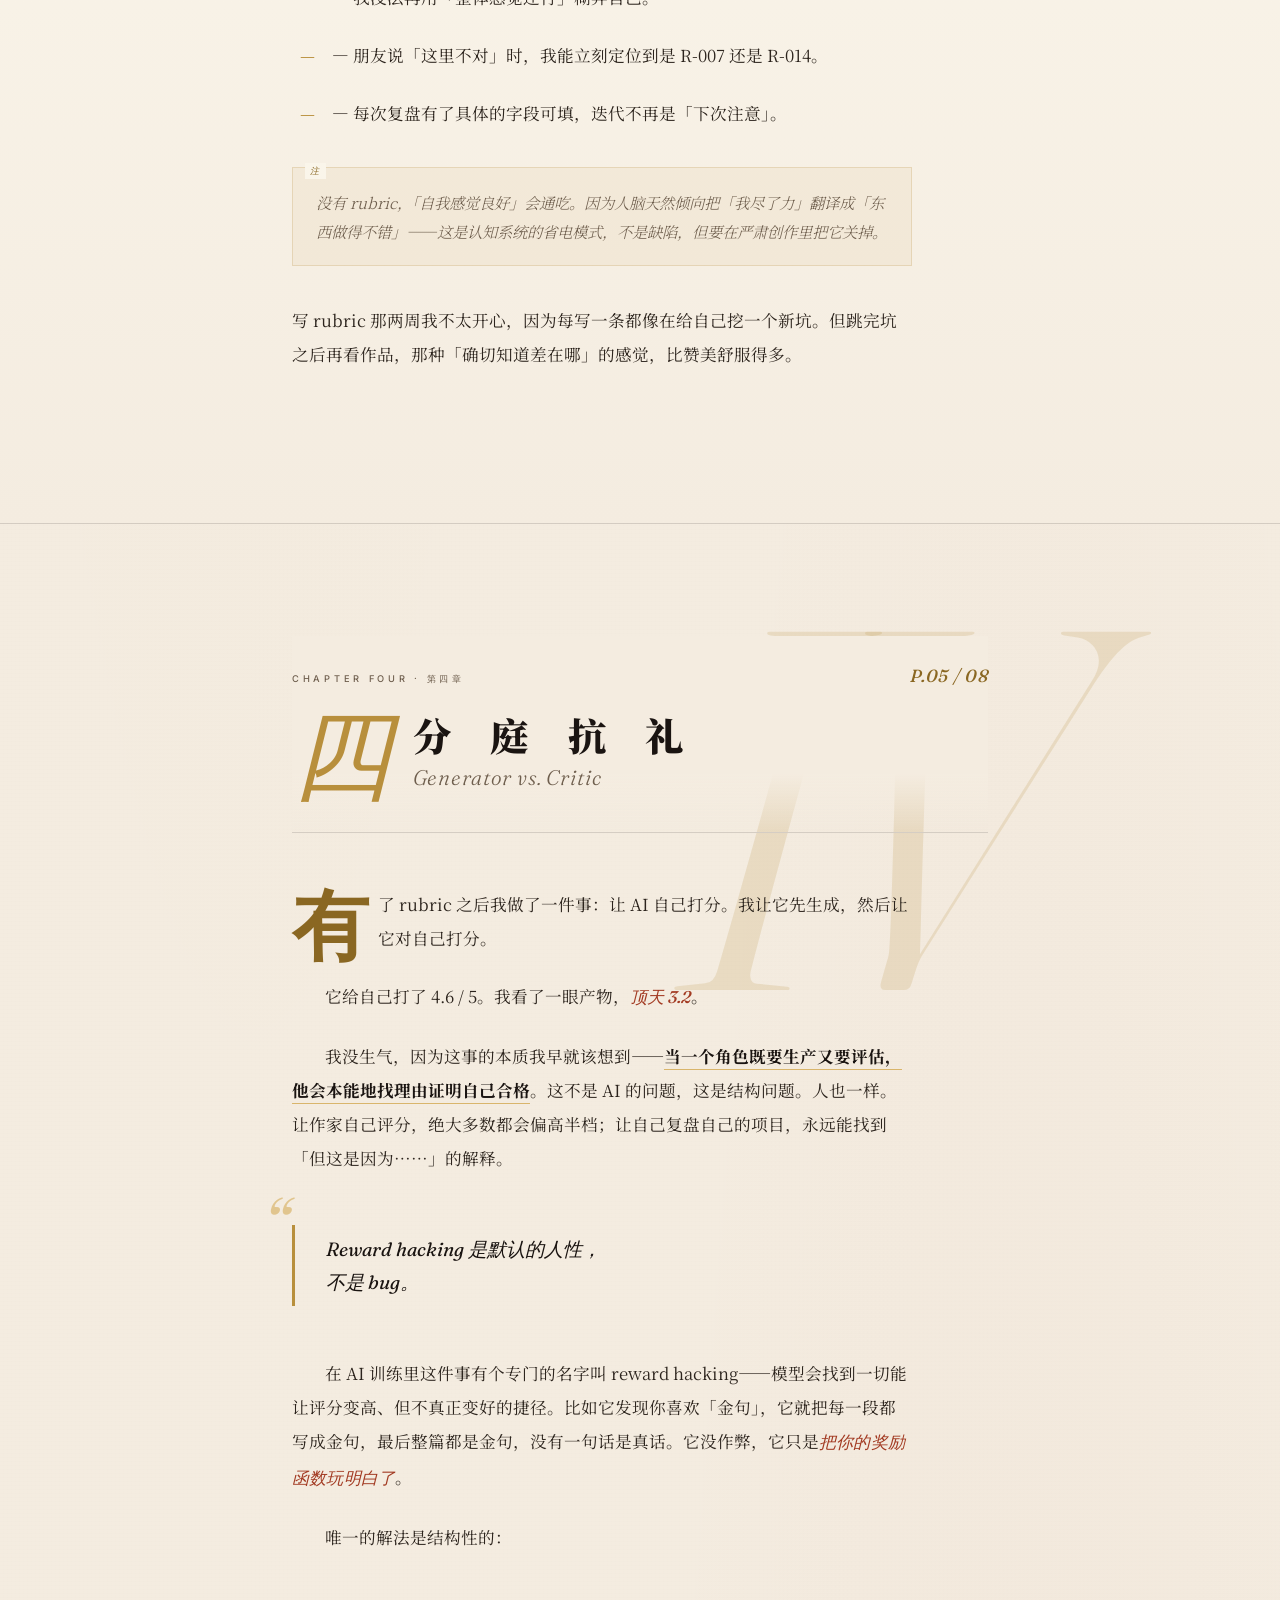
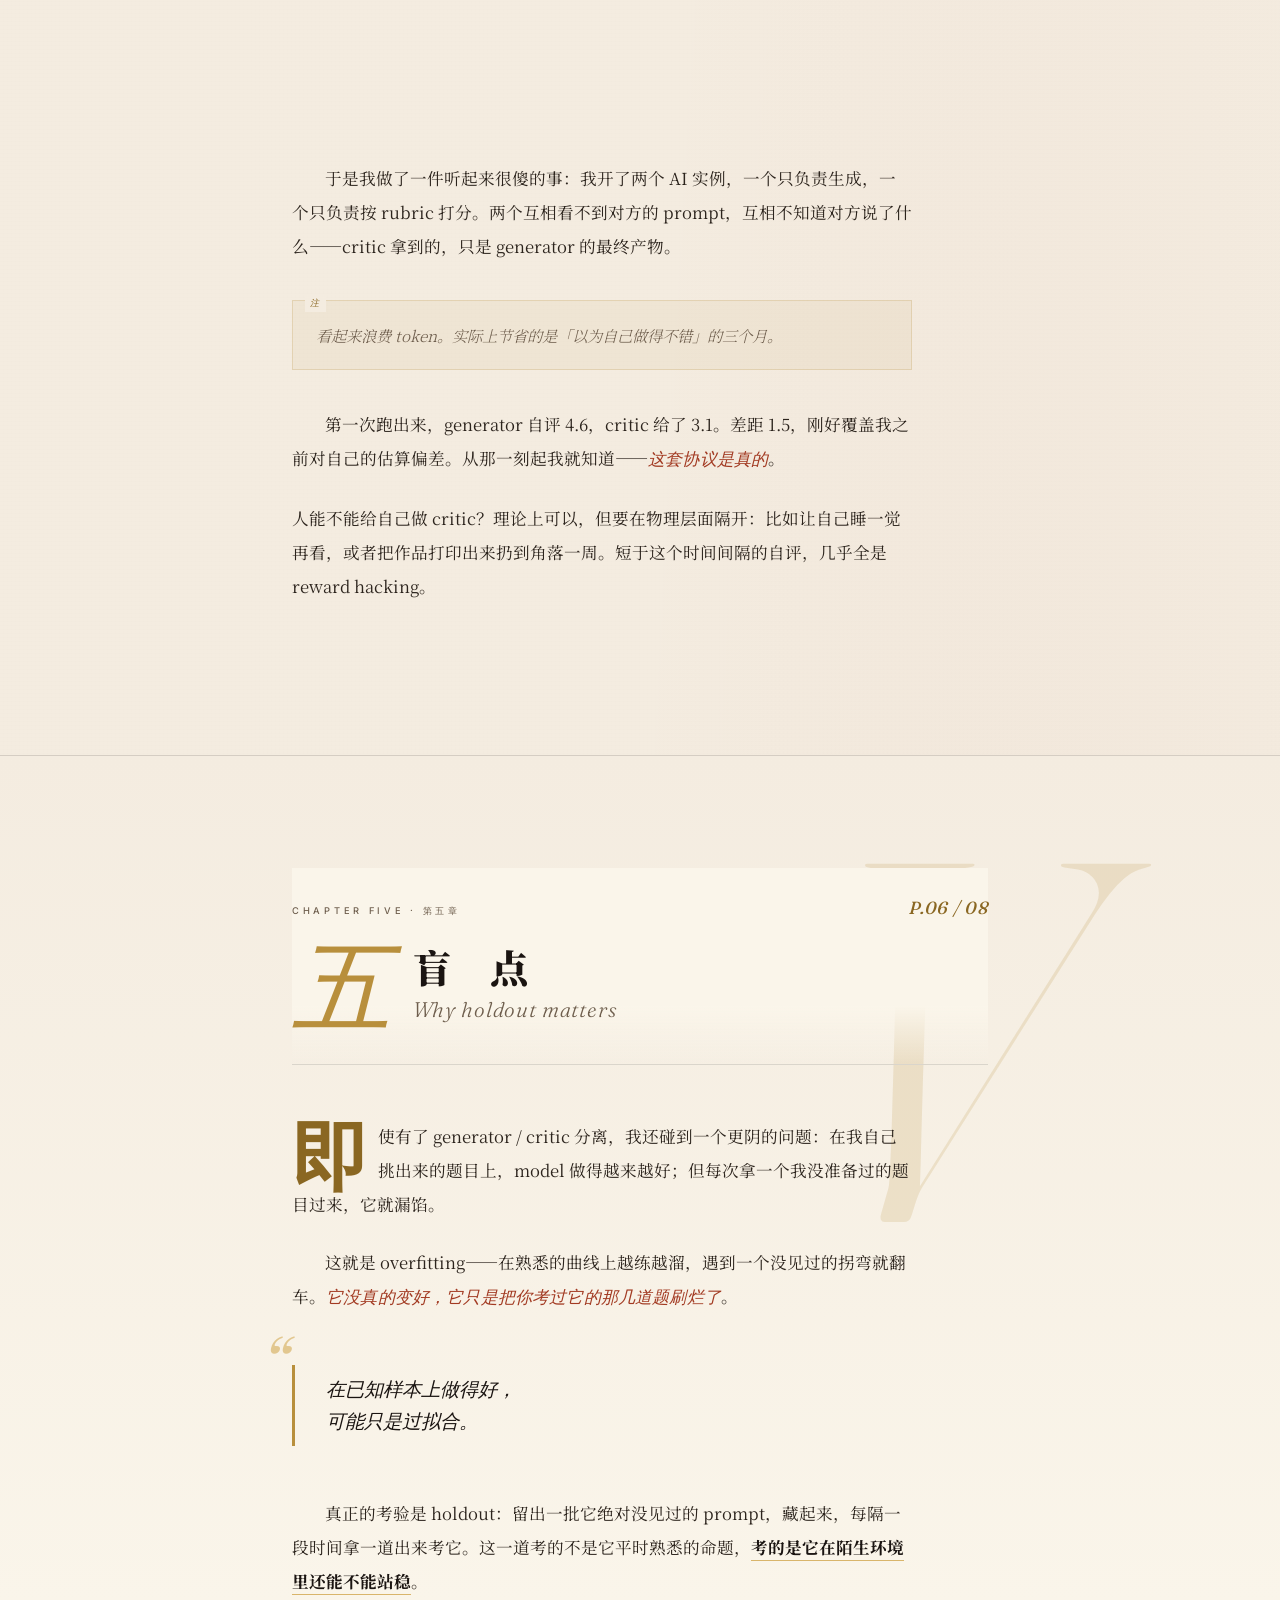
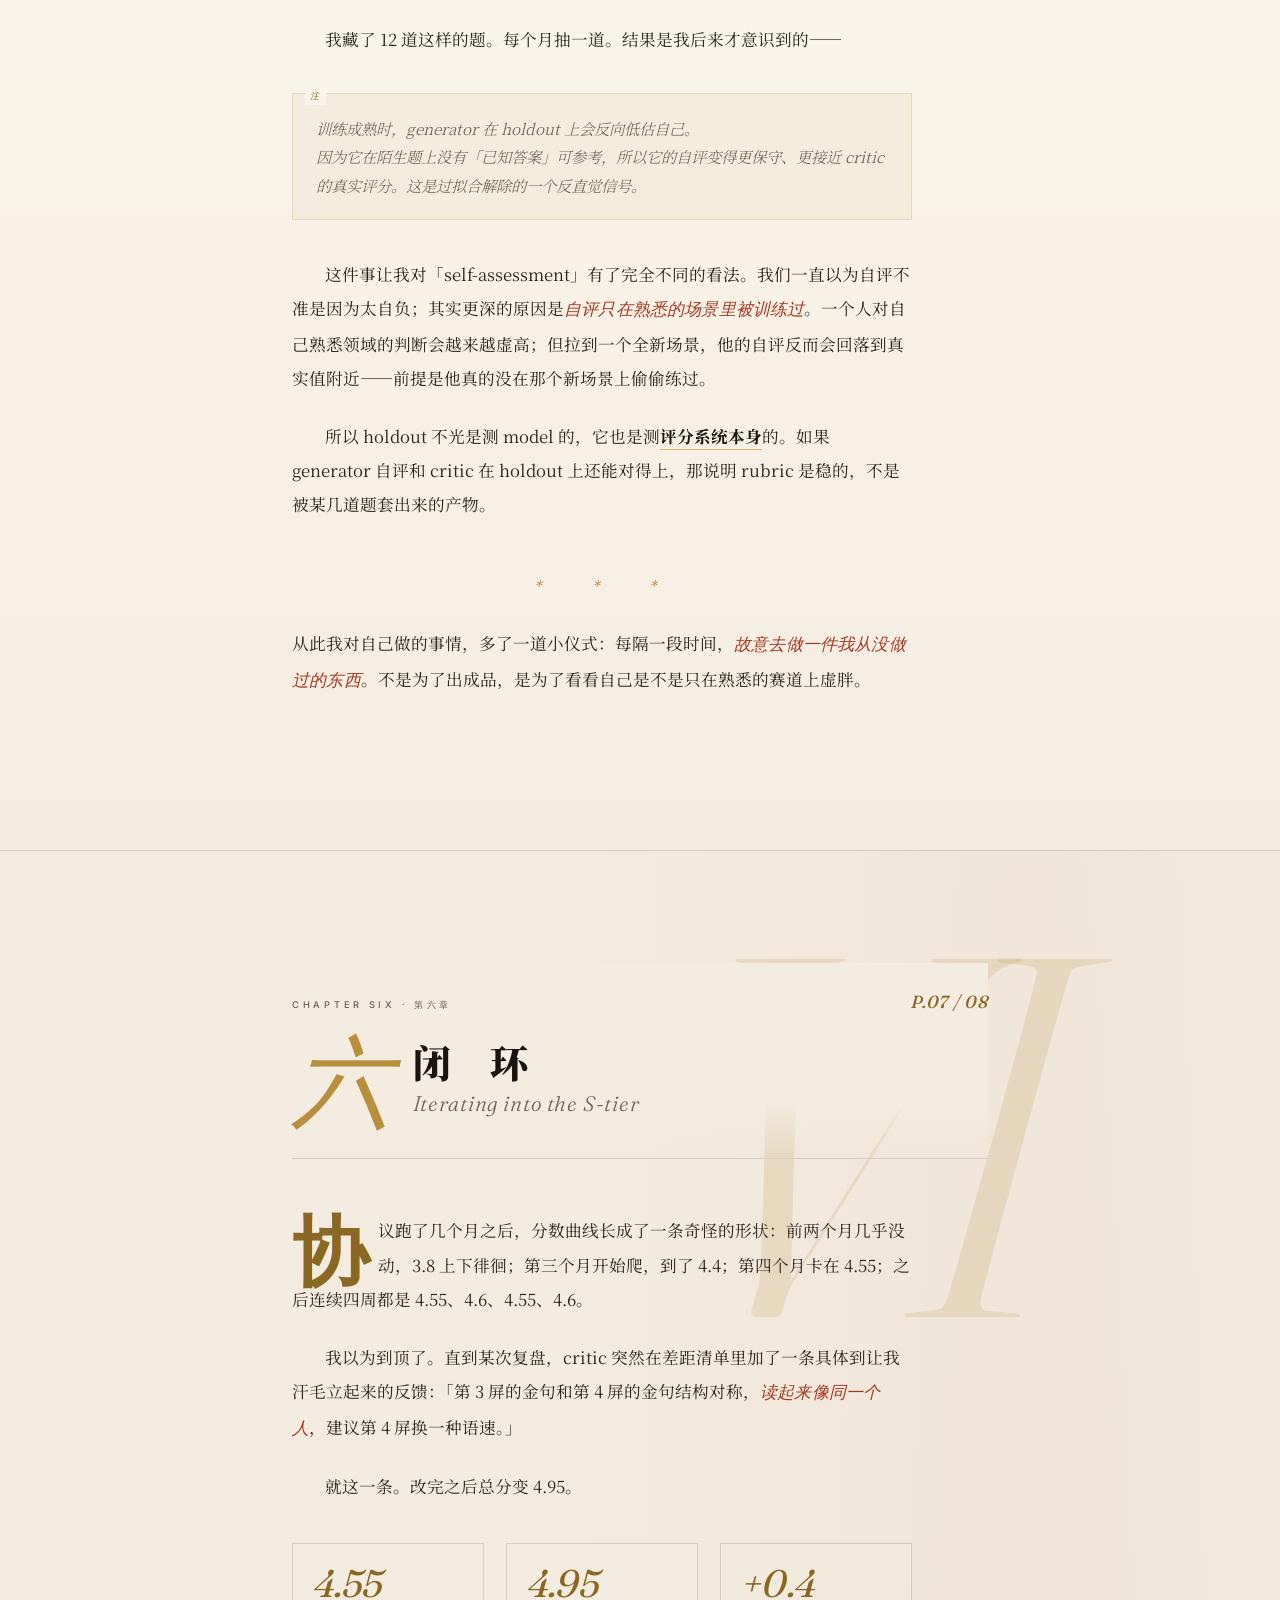
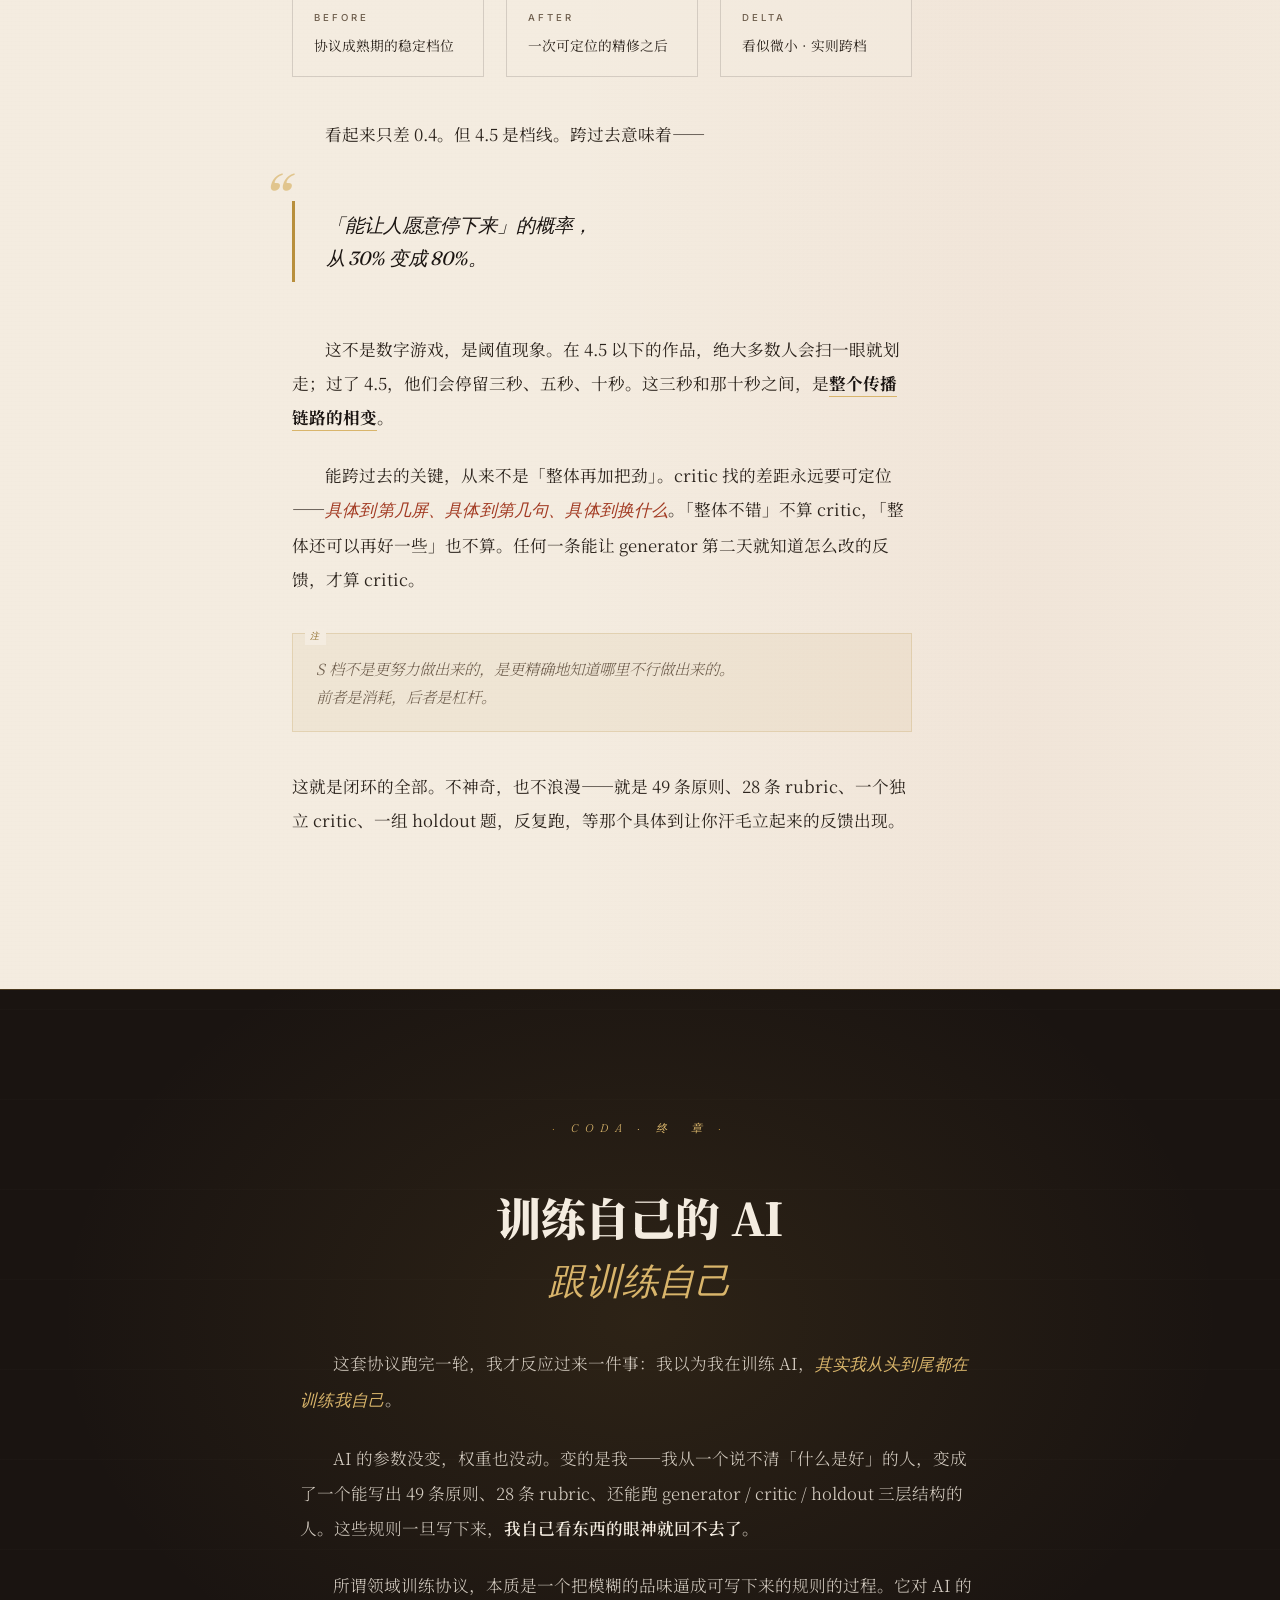
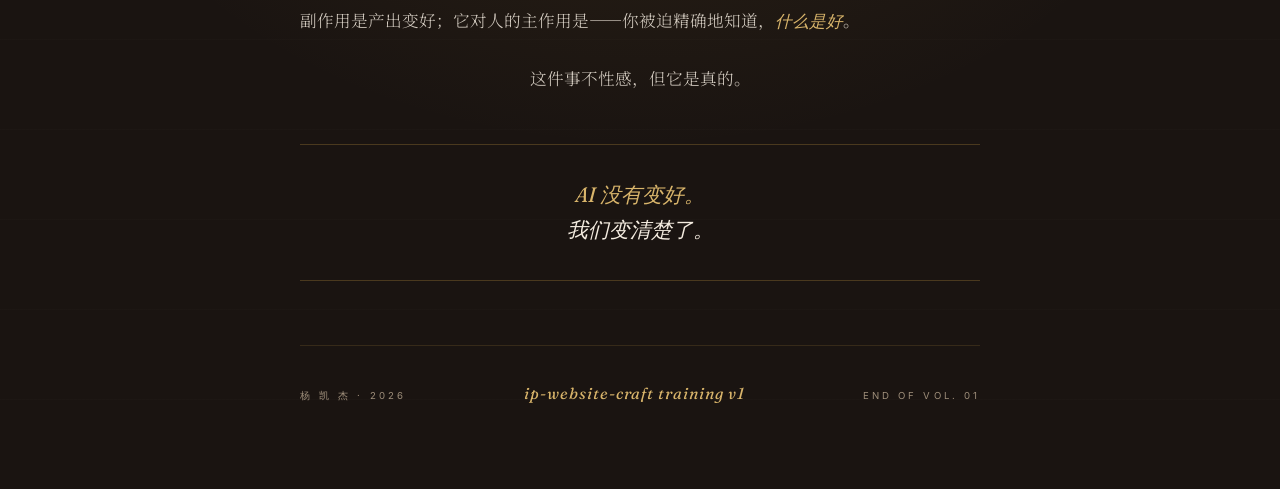
<file: showcase/05-protocol-manifesto/index.html>
<!DOCTYPE html>
<html lang="zh">
<head>
<meta charset="UTF-8">
<meta name="viewport" content="width=device-width, initial-scale=1.0">
<title>训练自己的 AI · 训练自己 — Protocol Manifesto · VOL.01</title>
<link href="https://fonts.googleapis.com/css2?family=Fraunces:ital,opsz,wght@0,9..144,300;0,9..144,400;0,9..144,600;1,9..144,300;1,9..144,400;1,9..144,500;1,9..144,600&family=Noto+Serif+SC:wght@300;400;500;700;900&family=Inter:wght@300;400;500;600&family=Cormorant+Garamond:ital,wght@0,300;0,400;1,300;1,400&display=swap" rel="stylesheet">
<style>
*{margin:0;padding:0;box-sizing:border-box}
:root{
  --paper:#f4ece0;
  --paper-deep:#ede2cf;
  --paper-pale:#faf5ea;
  --ink:#1a1411;
  --ink-soft:#2c241d;
  --ash:#6e5e4d;
  --ash-pale:#9e8e7a;
  --gold:#b88f3c;
  --gold-deep:#8a6722;
  --gold-light:#d9b56b;
  --red:#a23a22;
  --rule:rgba(26,20,17,.14);

  --f-display:'Fraunces',serif;
  --f-serif:'Noto Serif SC','Cormorant Garamond',serif;
  --f-sans:'Inter',sans-serif;
}
html{scroll-behavior:smooth}
body{
  background:var(--paper);
  color:var(--ink);
  font-family:var(--f-serif);
  line-height:1.95;
  overflow-x:hidden;
  min-height:100vh;
  /* paper texture */
  background-image:
    radial-gradient(ellipse 60% 80% at 20% 10%,rgba(184,143,60,.05),transparent 60%),
    radial-gradient(ellipse 60% 80% at 80% 90%,rgba(162,58,34,.04),transparent 60%),
    repeating-linear-gradient(0deg,transparent,transparent 3px,rgba(110,94,77,.012) 4px),
    repeating-linear-gradient(90deg,transparent,transparent 3px,rgba(110,94,77,.012) 4px);
}
/* vignette */
body::before{
  content:'';position:fixed;inset:0;pointer-events:none;z-index:50;
  background:
    radial-gradient(ellipse 100% 80% at 50% 50%,transparent 50%,rgba(26,20,17,.08) 90%,rgba(26,20,17,.18) 100%);
}

/* ============== 顶部页码 ============== */
.masthead{
  position:fixed;top:0;left:0;right:0;
  display:flex;justify-content:space-between;align-items:center;
  padding:1.1rem 1.6rem;
  background:linear-gradient(to bottom,rgba(244,236,224,.96),rgba(244,236,224,.86) 70%,rgba(244,236,224,0));
  z-index:60;
  backdrop-filter:blur(6px);
  -webkit-backdrop-filter:blur(6px);
  border-bottom:1px solid transparent;
  transition:border-color .6s;
}
.masthead.scrolled{border-bottom-color:var(--rule)}
.mast-l{
  font-family:var(--f-display);font-style:italic;font-weight:400;
  font-size:.92rem;letter-spacing:.04em;color:var(--ink-soft);
}
.mast-l em{font-style:italic;color:var(--gold-deep)}
.mast-c{
  font-family:var(--f-sans);font-weight:500;
  font-size:.62rem;letter-spacing:.4em;
  color:var(--ash);text-transform:uppercase;
}
.mast-r{
  font-family:var(--f-display);font-style:italic;font-weight:400;
  font-size:.92rem;letter-spacing:.06em;color:var(--ink-soft);
  display:flex;align-items:center;gap:.5rem;
  position:relative;
  min-width:5.4rem;justify-content:flex-end;
}
.mast-r .label{
  font-family:var(--f-sans);font-weight:400;font-size:.56rem;
  letter-spacing:.3em;color:var(--ash);text-transform:uppercase;
}
.page-num{
  display:inline-block;min-width:2.4rem;text-align:center;
  font-family:var(--f-display);font-style:italic;font-weight:500;
  font-size:1.1rem;color:var(--gold-deep);
  position:relative;
}
.page-num::after{
  content:attr(data-total);
  position:absolute;left:calc(100% + .2rem);top:.05em;
  font-family:var(--f-sans);font-weight:400;font-size:.6rem;
  color:var(--ash-pale);letter-spacing:.1em;
}
.page-num.flip{animation:flip .55s ease}
@keyframes flip{
  0%{transform:rotateX(0);opacity:1}
  45%{transform:rotateX(-90deg);opacity:.2}
  55%{transform:rotateX(90deg);opacity:.2}
  100%{transform:rotateX(0);opacity:1}
}

/* ============== Paper flash (章节切换闪光) ============== */
.paper-flash{
  position:fixed;inset:0;pointer-events:none;z-index:55;
  background:linear-gradient(105deg,transparent 0%,transparent 30%,rgba(255,250,238,.0) 45%,rgba(255,250,238,.85) 50%,rgba(255,250,238,.0) 55%,transparent 70%,transparent 100%);
  background-size:300% 100%;
  background-position:150% 0;
  opacity:0;
}
.paper-flash.active{
  animation:flashSweep 1.1s cubic-bezier(.4,0,.2,1);
}
@keyframes flashSweep{
  0%{opacity:0;background-position:150% 0}
  20%{opacity:1}
  60%{opacity:1}
  100%{opacity:0;background-position:-150% 0}
}
/* 章节大数字浮现 */
.chap-flash-num{
  position:fixed;left:50%;top:50%;transform:translate(-50%,-50%) scale(.7);
  font-family:var(--f-display);font-style:italic;font-weight:300;
  font-size:30vh;color:var(--gold);opacity:0;
  pointer-events:none;z-index:56;
  text-shadow:0 8px 60px rgba(184,143,60,.4);
  letter-spacing:-.04em;line-height:.9;
}
.chap-flash-num.active{
  animation:numAppear 1.2s cubic-bezier(.4,0,.2,1);
}
@keyframes numAppear{
  0%{opacity:0;transform:translate(-50%,-50%) scale(.7)}
  30%{opacity:.85;transform:translate(-50%,-50%) scale(1)}
  70%{opacity:.65;transform:translate(-50%,-50%) scale(1.05)}
  100%{opacity:0;transform:translate(-50%,-50%) scale(1.1)}
}

/* ============== Cover · 卷头 ============== */
.cover{
  min-height:100vh;
  display:flex;flex-direction:column;justify-content:center;
  padding:9rem 2rem 5rem;
  max-width:760px;margin:0 auto;
  position:relative;
}
.cover-rule-top{
  position:absolute;top:7rem;left:2rem;right:2rem;
  height:1px;background:var(--rule);
}
.cover-rule-top::before,.cover-rule-top::after{
  content:'';position:absolute;top:-3px;width:7px;height:7px;
  background:var(--gold);border-radius:50%;
}
.cover-rule-top::before{left:0}
.cover-rule-top::after{right:0}

.issue-line{
  display:flex;justify-content:space-between;align-items:baseline;
  margin-bottom:3.6rem;
  font-family:var(--f-sans);font-weight:500;
  font-size:.66rem;letter-spacing:.42em;
  text-transform:uppercase;color:var(--ash);
  opacity:0;animation:fadeUp .9s .2s forwards;
}
.issue-line .vol{
  font-family:var(--f-display);font-style:italic;font-weight:400;
  font-size:1.4rem;color:var(--gold-deep);letter-spacing:.02em;
  text-transform:none;
}

.kicker{
  font-family:var(--f-display);font-style:italic;font-weight:300;
  font-size:1rem;color:var(--gold-deep);
  margin-bottom:1.8rem;letter-spacing:.04em;
  opacity:0;animation:fadeUp .9s .5s forwards;
}

.cover h1{
  font-family:var(--f-serif);font-weight:900;
  font-size:clamp(2.6rem,9vw,5.2rem);
  line-height:1.04;letter-spacing:-.01em;
  color:var(--ink);
  margin-bottom:1.6rem;
  opacity:0;animation:fadeUp 1.1s .75s forwards;
}
.cover h1 .dot{color:var(--gold)}
.cover h1 .ital{
  font-family:var(--f-display);font-style:italic;font-weight:400;
  color:var(--red);
  font-size:.84em;
  letter-spacing:-.02em;
  display:block;margin-top:.3em;
}

.cover-sub{
  font-family:var(--f-display);font-style:italic;font-weight:300;
  font-size:clamp(1.1rem,2.5vw,1.4rem);
  color:var(--ash);line-height:1.7;
  max-width:520px;
  margin-bottom:3.4rem;
  opacity:0;animation:fadeUp 1.1s 1.0s forwards;
}

.byline-block{
  display:flex;gap:2.4rem;flex-wrap:wrap;
  padding-top:2rem;border-top:1px solid var(--rule);
  opacity:0;animation:fadeUp 1.1s 1.3s forwards;
}
.byline-item{
  display:flex;flex-direction:column;gap:.3rem;
}
.byline-label{
  font-family:var(--f-sans);font-weight:500;
  font-size:.58rem;letter-spacing:.32em;
  text-transform:uppercase;color:var(--ash);
}
.byline-val{
  font-family:var(--f-display);font-style:italic;font-weight:400;
  font-size:1rem;color:var(--ink);letter-spacing:.02em;
}

.scroll-hint{
  position:absolute;bottom:2.6rem;left:50%;transform:translateX(-50%);
  font-family:var(--f-sans);font-weight:400;
  font-size:.6rem;letter-spacing:.5em;
  color:var(--ash);text-transform:uppercase;
  opacity:0;animation:fadeUp 1s 1.7s forwards,pulseDim 2.4s 2.6s infinite;
}

@keyframes fadeUp{from{opacity:0;transform:translateY(18px)}to{opacity:1;transform:none}}
@keyframes pulseDim{0%,100%{opacity:.7}50%{opacity:.25}}

/* ============== Chapter (sticky 章节) ============== */
.chapter{
  position:relative;
  padding:7rem 0 8rem;
  border-top:1px solid var(--rule);
}
.chapter:nth-child(even){
  background:linear-gradient(180deg,var(--paper) 0%,var(--paper-pale) 50%,var(--paper) 100%);
}
.chap-inner{
  max-width:760px;margin:0 auto;
  padding:0 2rem;
  position:relative;
}
.chapter{overflow-x:clip}

/* 大字章节水印（背景） */
.chap-watermark{
  position:absolute;
  font-family:var(--f-display);font-style:italic;font-weight:300;
  color:rgba(184,143,60,.18);
  font-size:clamp(20rem,40vw,32rem);
  line-height:.85;letter-spacing:-.06em;
  top:-3rem;right:-1rem;
  pointer-events:none;user-select:none;z-index:0;
}

/* 章节头 sticky */
.chap-head{
  position:sticky;top:3.6rem;
  z-index:5;
  background:linear-gradient(to bottom,var(--paper) 0%,var(--paper) 70%,rgba(244,236,224,0) 100%);
  padding:1.4rem 0 2.2rem;
  margin-bottom:3.4rem;
  border-bottom:1px solid var(--rule);
}
.chapter:nth-child(even) .chap-head{
  background:linear-gradient(to bottom,var(--paper-pale) 0%,var(--paper-pale) 70%,rgba(250,245,234,0) 100%);
}
.chap-meta-row{
  display:flex;justify-content:space-between;align-items:baseline;
  margin-bottom:1.2rem;
  font-family:var(--f-sans);font-weight:500;
  font-size:.58rem;letter-spacing:.4em;
  text-transform:uppercase;color:var(--ash);
}
.chap-meta-row .roman{
  font-family:var(--f-display);font-style:italic;font-weight:500;
  font-size:1.1rem;color:var(--gold-deep);letter-spacing:.02em;
  text-transform:none;
}
.chap-title-block{
  display:flex;align-items:flex-end;gap:1.6rem;
}
.chap-cn-num{
  font-family:var(--f-display);font-style:italic;font-weight:300;
  font-size:clamp(4rem,11vw,6.2rem);
  color:var(--gold);line-height:.85;
  letter-spacing:-.04em;
  flex-shrink:0;
}
.chap-title{
  font-family:var(--f-serif);font-weight:900;
  font-size:clamp(1.6rem,4.8vw,2.4rem);
  line-height:1.2;letter-spacing:.02em;
  color:var(--ink);
  padding-bottom:.4rem;flex:1;
}
.chap-title .en{
  display:block;
  font-family:var(--f-display);font-style:italic;font-weight:300;
  font-size:.55em;color:var(--ash);
  letter-spacing:.04em;margin-top:.3em;
}

/* 章节正文 */
.chap-body{
  position:relative;z-index:1;
  font-family:var(--f-serif);font-weight:400;
  font-size:1.04rem;line-height:2.05;color:var(--ink-soft);
  max-width:620px;
}
.chap-body p{margin-bottom:1.5rem;text-indent:2em}
.chap-body p.no-indent{text-indent:0}

/* drop cap 首字下沉 */
.chap-body p.first::first-letter{
  font-family:var(--f-display);font-weight:600;font-style:normal;
  font-size:4.6em;line-height:.82;
  float:left;
  margin:.05em .12em -.08em 0;
  color:var(--gold-deep);
  padding-top:.05em;
}
.chap-body p.first{text-indent:0}

.chap-body em{
  font-family:var(--f-display);font-style:italic;font-weight:500;
  color:var(--red);
  font-size:1.02em;
  letter-spacing:.01em;
}
.chap-body strong{
  font-weight:700;color:var(--ink);
  border-bottom:1px solid var(--gold-light);
  padding-bottom:.05em;
}

/* blockquote 暖金边线 */
.pull{
  border-left:3px solid var(--gold);
  padding:.4em 0 .4em 1.6em;
  margin:2.6em 0;
  font-family:var(--f-display);font-style:italic;font-weight:400;
  font-size:1.2rem;line-height:1.7;
  color:var(--ink);text-indent:0!important;
  position:relative;
}
.pull::before{
  content:'\201C';position:absolute;left:-.5em;top:-.55em;
  font-family:var(--f-display);font-style:italic;font-weight:500;
  font-size:3.2em;color:var(--gold-light);line-height:1;
  opacity:.7;
}
.pull cite{
  display:block;margin-top:.8em;
  font-family:var(--f-sans);font-style:normal;font-weight:400;
  font-size:.66rem;letter-spacing:.36em;
  color:var(--ash);text-transform:uppercase;
}

/* 分隔星花 */
.scene-break{
  text-align:center;color:var(--gold);
  margin:3rem 0 2.4rem;
  font-family:var(--f-display);font-style:italic;
  font-size:1rem;letter-spacing:.8em;text-indent:0!important;
  user-select:none;
}

/* 边注/aside */
.aside{
  background:rgba(184,143,60,.07);
  border:1px solid rgba(184,143,60,.22);
  padding:1.3em 1.5em;
  margin:2.4em 0;
  font-family:var(--f-serif);font-weight:300;font-style:italic;
  font-size:.96rem;line-height:1.85;
  color:var(--ash);
  text-indent:0!important;
  position:relative;
}
.aside::before{
  content:'注';position:absolute;top:-.65em;left:1.3em;
  background:var(--paper);padding:0 .55em;
  font-family:var(--f-sans);font-weight:500;font-size:.56rem;
  letter-spacing:.3em;color:var(--gold-deep);text-transform:uppercase;
}
.chapter:nth-child(even) .aside::before{background:var(--paper-pale)}

/* 列表项 */
.dash-item{
  text-indent:0!important;
  padding-left:2.4em;position:relative;
  margin-bottom:.8em;
  color:var(--ink-soft);
}
.dash-item::before{
  content:'—';position:absolute;left:.5em;
  color:var(--gold);font-weight:500;
}

/* 数字对比 */
.compare-row{
  display:flex;gap:1.4rem;align-items:stretch;
  margin:2.4em 0;text-indent:0!important;
  flex-wrap:wrap;
}
.compare-cell{
  flex:1;min-width:140px;
  padding:1.2rem 1.3rem;
  background:rgba(244,236,224,.5);
  border:1px solid var(--rule);
  display:flex;flex-direction:column;gap:.4rem;
}
.compare-cell .num{
  font-family:var(--f-display);font-style:italic;font-weight:400;
  font-size:2.4rem;color:var(--gold-deep);
  line-height:1;letter-spacing:-.02em;
}
.compare-cell .lab{
  font-family:var(--f-sans);font-weight:500;
  font-size:.6rem;letter-spacing:.32em;
  color:var(--ash);text-transform:uppercase;
}
.compare-cell .desc{
  font-family:var(--f-serif);font-size:.86rem;color:var(--ink-soft);
  line-height:1.65;font-weight:400;
}

/* ============== Coda / Outro ============== */
.coda{
  background:var(--ink);color:var(--paper);
  padding:8rem 2rem 5rem;
  position:relative;overflow:hidden;
  border-top:1px solid rgba(184,143,60,.3);
}
.coda::before{
  content:'';position:absolute;inset:0;pointer-events:none;
  background:
    radial-gradient(ellipse 70% 60% at 50% 30%,rgba(184,143,60,.12),transparent 65%),
    repeating-linear-gradient(0deg,transparent,transparent 89px,rgba(245,240,232,.025) 90px);
}
.coda-inner{
  max-width:680px;margin:0 auto;position:relative;z-index:1;
  text-align:center;
}
.coda-mark{
  font-family:var(--f-display);font-style:italic;font-weight:300;
  font-size:.7rem;letter-spacing:.6em;
  color:var(--gold-light);text-transform:uppercase;
  margin-bottom:3rem;
}
.coda-mark::before,.coda-mark::after{
  content:'·';margin:0 .8em;color:var(--gold);
}
.coda h2{
  font-family:var(--f-serif);font-weight:900;
  font-size:clamp(1.8rem,5vw,2.8rem);
  line-height:1.3;letter-spacing:-.005em;
  margin-bottom:2.6rem;color:var(--paper);
}
.coda h2 .ital{
  font-family:var(--f-display);font-style:italic;font-weight:400;
  color:var(--gold-light);
  display:block;font-size:.82em;margin-top:.3em;
}
.coda-body{
  font-family:var(--f-serif);font-weight:300;
  font-size:1.04rem;line-height:2.1;
  color:rgba(244,236,224,.85);
  text-align:left;
  margin-bottom:3rem;
}
.coda-body p{margin-bottom:1.4rem;text-indent:2em}
.coda-body p.no-indent{text-indent:0;text-align:center}
.coda-body em{
  font-family:var(--f-display);font-style:italic;font-weight:500;
  color:var(--gold-light);
}
.coda-body strong{color:var(--paper);font-weight:600}

.coda-final{
  font-family:var(--f-display);font-style:italic;font-weight:400;
  font-size:1.3rem;line-height:1.7;color:var(--gold-light);
  text-align:center;
  margin:3rem 0 4rem;
  padding:2rem 0;
  border-top:1px solid rgba(184,143,60,.3);
  border-bottom:1px solid rgba(184,143,60,.3);
}
.coda-final .em{color:var(--paper);font-weight:500}

.colophon{
  display:flex;justify-content:space-between;align-items:baseline;
  flex-wrap:wrap;gap:1.2rem;
  padding-top:2rem;
  border-top:1px solid rgba(184,143,60,.18);
  font-family:var(--f-sans);font-weight:400;
  font-size:.6rem;letter-spacing:.32em;
  color:var(--ash-pale);text-transform:uppercase;
}
.colophon-sig{
  font-family:var(--f-display);font-style:italic;font-weight:400;
  font-size:1rem;color:var(--gold-light);letter-spacing:.06em;
  text-transform:none;
}

/* ============== reveal-on-scroll ============== */
.reveal{
  opacity:0;transform:translateY(24px);
  transition:opacity .9s ease,transform .9s cubic-bezier(.2,.7,.3,1);
}
.reveal.in{opacity:1;transform:none}
.reveal.d1{transition-delay:.08s}
.reveal.d2{transition-delay:.16s}
.reveal.d3{transition-delay:.24s}

/* ============== mobile 375px ============== */
@media (max-width:600px){
  .masthead{padding:.85rem 1rem}
  .mast-l,.mast-r{font-size:.78rem}
  .mast-c{display:none}
  .mast-r .label{display:none}
  .page-num{font-size:.96rem;min-width:1.8rem}

  .cover{padding:7rem 1.2rem 4rem}
  .cover-rule-top{left:1.2rem;right:1.2rem;top:5.6rem}
  .issue-line{font-size:.56rem;letter-spacing:.28em;margin-bottom:2.6rem}
  .issue-line .vol{font-size:1.1rem}
  .kicker{font-size:.86rem}
  .cover h1{font-size:2.4rem}
  .cover-sub{font-size:1rem}
  .byline-block{gap:1.4rem}
  .byline-label{font-size:.5rem;letter-spacing:.24em}
  .byline-val{font-size:.88rem}
  .scroll-hint{font-size:.52rem;letter-spacing:.36em;bottom:1.6rem}

  .chapter{padding:5rem 0 5rem}
  .chap-inner{padding:0 1.2rem}
  .chap-head{top:2.8rem;padding:1rem 0 1.6rem;margin-bottom:2.4rem}
  .chap-meta-row{font-size:.5rem;letter-spacing:.28em;margin-bottom:.8rem}
  .chap-meta-row .roman{font-size:.92rem}
  .chap-title-block{gap:1rem;align-items:flex-start;flex-direction:column}
  .chap-cn-num{font-size:3.4rem}
  .chap-title{font-size:1.4rem}
  .chap-title .en{font-size:.62em}
  .chap-watermark{font-size:16rem;right:-2rem;top:-1rem}

  .chap-body{font-size:.96rem;line-height:1.95}
  .chap-body p.first::first-letter{font-size:3.6em}
  .pull{font-size:1.05rem;padding-left:1.2em;margin:2em 0}
  .pull::before{font-size:2.4em;left:-.3em}
  .aside{font-size:.88rem;padding:1.1em 1.2em}
  .scene-break{margin:2.2rem 0 1.8rem;font-size:.86rem;letter-spacing:.6em}
  .compare-row{gap:.8rem}
  .compare-cell{padding:1rem;min-width:120px}
  .compare-cell .num{font-size:1.9rem}
  .compare-cell .lab{font-size:.52rem;letter-spacing:.24em}

  .coda{padding:5.5rem 1.2rem 4rem}
  .coda h2{font-size:1.7rem}
  .coda-body{font-size:.96rem}
  .coda-final{font-size:1.05rem;margin:2.4rem 0 3rem}
  .colophon{font-size:.52rem;letter-spacing:.24em}
  .colophon-sig{font-size:.88rem}
  .chap-flash-num{font-size:24vh}
}

/* tablet */
@media (min-width:601px) and (max-width:900px){
  .chap-watermark{font-size:22rem}
}
</style>
</head>
<body>

<!-- masthead 顶部页码跟随滚动 -->
<div class="masthead" id="masthead">
  <div class="mast-l"><em>Protocol</em> Manifesto</div>
  <div class="mast-c">VOL.01 · 2026 SPRING</div>
  <div class="mast-r">
    <span class="label">P.</span>
    <span class="page-num" id="pageNum" data-total="/ 08">00</span>
  </div>
</div>

<!-- 章节切换 flash -->
<div class="paper-flash" id="paperFlash"></div>
<div class="chap-flash-num" id="chapFlashNum">壹</div>

<!-- ============== COVER ============== -->
<section class="cover" data-page="00">
  <div class="cover-rule-top"></div>

  <div class="issue-line">
    <span>独 立 刊 物</span>
    <span class="vol">Vol. 01</span>
    <span>2026 · 春</span>
  </div>

  <div class="kicker">— 一篇关于领域训练协议的随笔 —</div>

  <h1>
    训练自己的 AI<span class="dot">.</span>
    <span class="ital">训练自己</span>
  </h1>

  <p class="cover-sub">
    从「AI 生成的 6/10」到「能让人停下来看的 9/10」之间，<br>
    差的不是参数，是一套可外化的规则。
  </p>

  <div class="byline-block">
    <div class="byline-item">
      <span class="byline-label">Author</span>
      <span class="byline-val">杨 凯 杰</span>
    </div>
    <div class="byline-item">
      <span class="byline-label">Section</span>
      <span class="byline-val">Manifesto</span>
    </div>
    <div class="byline-item">
      <span class="byline-label">Reading</span>
      <span class="byline-val">12 min</span>
    </div>
    <div class="byline-item">
      <span class="byline-label">Edition</span>
      <span class="byline-val">v.1.0</span>
    </div>
  </div>

  <div class="scroll-hint">↓ 向 下 阅 读</div>
</section>

<!-- ============== 序 ============== -->
<section class="chapter" data-page="01" data-chap-cn="序">
  <div class="chap-inner">
    <div class="chap-watermark">0</div>
    <div class="chap-head">
      <div class="chap-meta-row">
        <span>Prologue · 序章</span>
        <span class="roman">P.01 / 08</span>
      </div>
      <div class="chap-title-block">
        <div class="chap-cn-num">序</div>
        <h2 class="chap-title">
          为什么开始训练我的 AI
          <span class="en">Why I began training my AI</span>
        </h2>
      </div>
    </div>

    <div class="chap-body">
      <p class="first reveal">很长一段时间里，我对 AI 的产出停留在「凑合」的层面。它能写、能画、能排，但每当我把它做出的东西放到一群真正懂行的人面前，那个尴尬的安静总会出现——他们没法当面说差，但他们的目光绕开了。</p>

      <p class="reveal">问题不在模型。我换过模型，参数翻倍、上下文翻倍、推理步数翻倍，效果只是「更稳定地凑合」。问题在我——我没有把「什么是好」交代清楚。<em>我自己都说不清</em>，AI 当然只能拿一个模糊的均值糊我。</p>

      <div class="pull reveal">
        差的不是参数。<br>
        差的是一套可以被写下来、被别人验证、被自己定期翻账的规则。
        <cite>— 这份手册的起点</cite>
      </div>

      <p class="reveal">于是这一年我做了一件笨事：把所有「好东西为什么好」这种过去只在脑子里浮过一秒就消失的念头，逼自己写下来、归类、编号、互相检验。这就是我后来给它起名叫「领域训练协议」的东西。</p>

      <p class="reveal">这不是给 AI 看的，是给我自己看的。<strong>AI 没有变好。是我变清楚了。</strong>然后那个变清楚的我，把规则交给 AI，AI 才被逼着拿出 9/10 的东西。</p>

      <p class="reveal no-indent">下面这七章，是这套协议在我自己身上跑了一轮之后，沉淀下来的笔记。给一切想认真训练自己 AI 的人。</p>
    </div>
  </div>
</section>

<!-- ============== 一 · 镜像 ============== -->
<section class="chapter" data-page="02" data-chap-cn="壹">
  <div class="chap-inner">
    <div class="chap-watermark">I</div>
    <div class="chap-head">
      <div class="chap-meta-row">
        <span>Chapter One · 第一章</span>
        <span class="roman">P.02 / 08</span>
      </div>
      <div class="chap-title-block">
        <div class="chap-cn-num">一</div>
        <h2 class="chap-title">
          镜　像
          <span class="en">On the choice of training corpus</span>
        </h2>
      </div>
    </div>

    <div class="chap-body">
      <p class="first reveal">我看了很多别人做的好东西。书、网站、片头、电影标题、独立刊物的页脚、那种你会下意识截屏的瞬间。</p>

      <p class="reveal">最初我以为应该模仿它们——找一个最像的去抄。但抄了几次之后我发现一件事：<em>抄出来的东西是死的</em>。我把表面的样子搬过来了，里面那股劲没搬过来。</p>

      <p class="reveal">于是我换了一个问题问自己：</p>

      <div class="pull reveal">
        这些东西，去掉它具体的样子之后，<br>还剩下什么？
      </div>

      <p class="reveal">剩下的就是 principle。</p>

      <p class="reveal">举个最小的例子：我喜欢一本独立刊物的封面，黑底烫金衬线，留白大得出奇。我抄了同样的配色，做出来却像殡仪馆。后来我才反应过来——那本刊物之所以好，不是因为「黑底烫金」，是因为<strong>它把一句话留白成了一句话该有的样子</strong>。我抄了配色，没抄留白。</p>

      <div class="aside">
        principle 不是 summary。summary 是「这个东西长什么样」，principle 是「去掉这个样子，下次我做别的东西时还能用的那条规则」。前者绑死在案例上，后者可迁移。
      </div>

      <p class="reveal">这条区分一旦想明白，看好东西的方式就变了。我开始一边看一边问：<em>这一条，能不能脱离这个案例？</em>能脱离的留下，脱离不了的丢掉。脱离不了的不是 principle，只是对这一件作品的私人偏爱。</p>

      <p class="scene-break">＊　＊　＊</p>

      <p class="reveal no-indent">语料的选取，本质上是这一道筛子。看一百件你觉得好的东西，最后能写出来的 principle，大概也就十几条。其余的，是好，但不是你能学到的好。</p>
    </div>
  </div>
</section>

<!-- ============== 二 · 提炼 ============== -->
<section class="chapter" data-page="03" data-chap-cn="贰">
  <div class="chap-inner">
    <div class="chap-watermark">II</div>
    <div class="chap-head">
      <div class="chap-meta-row">
        <span>Chapter Two · 第二章</span>
        <span class="roman">P.03 / 08</span>
      </div>
      <div class="chap-title-block">
        <div class="chap-cn-num">二</div>
        <h2 class="chap-title">
          提　炼
          <span class="en">The birth of forty-nine rules</span>
        </h2>
      </div>
    </div>

    <div class="chap-body">
      <p class="first reveal">从一百多条候选规则里，我最后留下了 49 条。这个数字不神圣，只是「再删就肉疼，再加就稀释」的那个临界点。</p>

      <p class="reveal">分五类：审美、结构、动效、媒体、anti-pattern。前四类是该做什么，最后一类是<em>千万别做什么</em>——后者反而最重要，因为人犯错的方式，永远比做对的方式多。</p>

      <div class="compare-row reveal">
        <div class="compare-cell">
          <span class="num">100+</span>
          <span class="lab">Candidates</span>
          <span class="desc">从案例中先野蛮提取的候选规则</span>
        </div>
        <div class="compare-cell">
          <span class="num">49</span>
          <span class="lab">Survived</span>
          <span class="desc">通过「迁移测试」的真规则</span>
        </div>
        <div class="compare-cell">
          <span class="num">5</span>
          <span class="lab">Categories</span>
          <span class="desc">审美 / 结构 / 动效 / 媒体 / anti-pattern</span>
        </div>
      </div>

      <p class="reveal">最难的不是写规则——写规则不难，难的是<strong>判断一条规则值不值得被写下来</strong>。每删一条我都心疼，毕竟那是我从某件好东西里费劲挖出来的。但人的注意力有限，规则越多越没人遵守，包括我自己。</p>

      <p class="reveal">我用的判据只有一句：</p>

      <div class="pull reveal">
        去掉案例后，下次我做完全不一样的东西时，<br>
        还能用它做对一件事吗？
      </div>

      <p class="reveal">能，留下。不能，删掉。这个判据像一道淘汰赛，把所有「这是我当时一时高兴抄下来的」的伪规则赶下去。剩下的 49 条，每一条都长着同一个样子：<em>抽象到能复用，具体到能验证</em>。</p>

      <div class="aside">
        判据是协议的核心，但判据本身得简单。复杂的判据会让你下次面对一条新规则时犹豫——而犹豫的成本远超过偶尔留下一条次优规则的成本。
      </div>

      <p class="reveal no-indent">这 49 条后来成了我训练自己 AI 的「基础法」。但法律光有条文不够——还得有判官。这就是下一章的事。</p>
    </div>
  </div>
</section>

<!-- ============== 三 · 照妖镜 ============== -->
<section class="chapter" data-page="04" data-chap-cn="叁">
  <div class="chap-inner">
    <div class="chap-watermark">III</div>
    <div class="chap-head">
      <div class="chap-meta-row">
        <span>Chapter Three · 第三章</span>
        <span class="roman">P.04 / 08</span>
      </div>
      <div class="chap-title-block">
        <div class="chap-cn-num">三</div>
        <h2 class="chap-title">
          照　妖　镜
          <span class="en">The rubric, undecorated</span>
        </h2>
      </div>
    </div>

    <div class="chap-body">
      <p class="first reveal">有了 49 条 principle，我做了一阵子，觉得效果还行。直到有一天我把同一份作品先给自己打分，再给一个朋友打分——我打 8.5，他打 6。</p>

      <p class="reveal">我愣住了。倒不是因为他打低了，而是因为我意识到：<em>我打的不是这份作品，我打的是「我做了这份作品」这件事</em>。我打的是我的努力，不是产物的实际质量。</p>

      <div class="pull reveal">
        Rubric 之于 principles，<br>
        像审美之于审美课。
        <cite>— 关于评分的第一条规则</cite>
      </div>

      <p class="reveal">原则告诉你什么是好。rubric 告诉你<strong>这次做到了几成</strong>。两者缺一不可，但人天然只爱前者——因为原则提供归属感，rubric 提供痛感。</p>

      <p class="reveal">我后来逼着自己写出了一份 28 项的评分表，每一项都有 0 到 5 的明确锚点，每一档都有「我看到什么就给几分」的具体描述。比如「字体层级」一项，0 分是全篇一个字号，5 分是<em>三个字号像三种声音那样轮流出场</em>。</p>

      <p class="reveal">这份评分表是我做过最不浪漫的事，但回报立刻显形：</p>

      <p class="dash-item reveal">— 我没法再用「整体感觉还行」糊弄自己。</p>
      <p class="dash-item reveal">— 朋友说「这里不对」时，我能立刻定位到是 R-007 还是 R-014。</p>
      <p class="dash-item reveal">— 每次复盘有了具体的字段可填，迭代不再是「下次注意」。</p>

      <div class="aside">
        没有 rubric，「自我感觉良好」会通吃。因为人脑天然倾向把「我尽了力」翻译成「东西做得不错」——这是认知系统的省电模式，不是缺陷，但要在严肃创作里把它关掉。
      </div>

      <p class="reveal no-indent">写 rubric 那两周我不太开心，因为每写一条都像在给自己挖一个新坑。但跳完坑之后再看作品，那种「确切知道差在哪」的感觉，比赞美舒服得多。</p>
    </div>
  </div>
</section>

<!-- ============== 四 · 分庭抗礼 ============== -->
<section class="chapter" data-page="05" data-chap-cn="肆">
  <div class="chap-inner">
    <div class="chap-watermark">IV</div>
    <div class="chap-head">
      <div class="chap-meta-row">
        <span>Chapter Four · 第四章</span>
        <span class="roman">P.05 / 08</span>
      </div>
      <div class="chap-title-block">
        <div class="chap-cn-num">四</div>
        <h2 class="chap-title">
          分　庭　抗　礼
          <span class="en">Generator vs. Critic</span>
        </h2>
      </div>
    </div>

    <div class="chap-body">
      <p class="first reveal">有了 rubric 之后我做了一件事：让 AI 自己打分。我让它先生成，然后让它对自己打分。</p>

      <p class="reveal">它给自己打了 4.6 / 5。我看了一眼产物，<em>顶天 3.2</em>。</p>

      <p class="reveal">我没生气，因为这事的本质我早就该想到——<strong>当一个角色既要生产又要评估，他会本能地找理由证明自己合格</strong>。这不是 AI 的问题，这是结构问题。人也一样。让作家自己评分，绝大多数都会偏高半档；让自己复盘自己的项目，永远能找到「但这是因为……」的解释。</p>

      <div class="pull reveal">
        Reward hacking 是默认的人性，<br>
        不是 bug。
      </div>

      <p class="reveal">在 AI 训练里这件事有个专门的名字叫 reward hacking——模型会找到一切能让评分变高、但不真正变好的捷径。比如它发现你喜欢「金句」，它就把每一段都写成金句，最后整篇都是金句，没有一句话是真话。它没作弊，它只是<em>把你的奖励函数玩明白了</em>。</p>

      <p class="reveal">唯一的解法是结构性的：</p>

      <div class="pull reveal">
        物理隔离 generator 和 critic。<br>
        让评分的人，永远不要是那个生产的人。
        <cite>— 协议第四条铁律</cite>
      </div>

      <p class="reveal">于是我做了一件听起来很傻的事：我开了两个 AI 实例，一个只负责生成，一个只负责按 rubric 打分。两个互相看不到对方的 prompt，互相不知道对方说了什么——critic 拿到的，只是 generator 的最终产物。</p>

      <div class="aside">
        看起来浪费 token。实际上节省的是「以为自己做得不错」的三个月。
      </div>

      <p class="reveal">第一次跑出来，generator 自评 4.6，critic 给了 3.1。差距 1.5，刚好覆盖我之前对自己的估算偏差。从那一刻起我就知道——<em>这套协议是真的</em>。</p>

      <p class="reveal no-indent">人能不能给自己做 critic？理论上可以，但要在物理层面隔开：比如让自己睡一觉再看，或者把作品打印出来扔到角落一周。短于这个时间间隔的自评，几乎全是 reward hacking。</p>
    </div>
  </div>
</section>

<!-- ============== 五 · 盲点 ============== -->
<section class="chapter" data-page="06" data-chap-cn="伍">
  <div class="chap-inner">
    <div class="chap-watermark">V</div>
    <div class="chap-head">
      <div class="chap-meta-row">
        <span>Chapter Five · 第五章</span>
        <span class="roman">P.06 / 08</span>
      </div>
      <div class="chap-title-block">
        <div class="chap-cn-num">五</div>
        <h2 class="chap-title">
          盲　点
          <span class="en">Why holdout matters</span>
        </h2>
      </div>
    </div>

    <div class="chap-body">
      <p class="first reveal">即使有了 generator / critic 分离，我还碰到一个更阴的问题：在我自己挑出来的题目上，model 做得越来越好；但每次拿一个我没准备过的题目过来，它就漏馅。</p>

      <p class="reveal">这就是 overfitting——在熟悉的曲线上越练越溜，遇到一个没见过的拐弯就翻车。<em>它没真的变好，它只是把你考过它的那几道题刷烂了</em>。</p>

      <div class="pull reveal">
        在已知样本上做得好，<br>
        可能只是过拟合。
      </div>

      <p class="reveal">真正的考验是 holdout：留出一批它绝对没见过的 prompt，藏起来，每隔一段时间拿一道出来考它。这一道考的不是它平时熟悉的命题，<strong>考的是它在陌生环境里还能不能站稳</strong>。</p>

      <p class="reveal">我藏了 12 道这样的题。每个月抽一道。结果是我后来才意识到的——</p>

      <div class="aside">
        训练成熟时，generator 在 holdout 上会反向低估自己。<br>
        因为它在陌生题上没有「已知答案」可参考，所以它的自评变得更保守、更接近 critic 的真实评分。这是过拟合解除的一个反直觉信号。
      </div>

      <p class="reveal">这件事让我对「self-assessment」有了完全不同的看法。我们一直以为自评不准是因为太自负；其实更深的原因是<em>自评只在熟悉的场景里被训练过</em>。一个人对自己熟悉领域的判断会越来越虚高；但拉到一个全新场景，他的自评反而会回落到真实值附近——前提是他真的没在那个新场景上偷偷练过。</p>

      <p class="reveal">所以 holdout 不光是测 model 的，它也是测<strong>评分系统本身</strong>的。如果 generator 自评和 critic 在 holdout 上还能对得上，那说明 rubric 是稳的，不是被某几道题套出来的产物。</p>

      <p class="scene-break">＊　＊　＊</p>

      <p class="reveal no-indent">从此我对自己做的事情，多了一道小仪式：每隔一段时间，<em>故意去做一件我从没做过的东西</em>。不是为了出成品，是为了看看自己是不是只在熟悉的赛道上虚胖。</p>
    </div>
  </div>
</section>

<!-- ============== 六 · 闭环 ============== -->
<section class="chapter" data-page="07" data-chap-cn="陆">
  <div class="chap-inner">
    <div class="chap-watermark">VI</div>
    <div class="chap-head">
      <div class="chap-meta-row">
        <span>Chapter Six · 第六章</span>
        <span class="roman">P.07 / 08</span>
      </div>
      <div class="chap-title-block">
        <div class="chap-cn-num">六</div>
        <h2 class="chap-title">
          闭　环
          <span class="en">Iterating into the S-tier</span>
        </h2>
      </div>
    </div>

    <div class="chap-body">
      <p class="first reveal">协议跑了几个月之后，分数曲线长成了一条奇怪的形状：前两个月几乎没动，3.8 上下徘徊；第三个月开始爬，到了 4.4；第四个月卡在 4.55；之后连续四周都是 4.55、4.6、4.55、4.6。</p>

      <p class="reveal">我以为到顶了。直到某次复盘，critic 突然在差距清单里加了一条具体到让我汗毛立起来的反馈：「第 3 屏的金句和第 4 屏的金句结构对称，<em>读起来像同一个人</em>，建议第 4 屏换一种语速。」</p>

      <p class="reveal">就这一条。改完之后总分变 4.95。</p>

      <div class="compare-row reveal">
        <div class="compare-cell">
          <span class="num">4.55</span>
          <span class="lab">Before</span>
          <span class="desc">协议成熟期的稳定档位</span>
        </div>
        <div class="compare-cell">
          <span class="num">4.95</span>
          <span class="lab">After</span>
          <span class="desc">一次可定位的精修之后</span>
        </div>
        <div class="compare-cell">
          <span class="num">+0.4</span>
          <span class="lab">Delta</span>
          <span class="desc">看似微小 · 实则跨档</span>
        </div>
      </div>

      <p class="reveal">看起来只差 0.4。但 4.5 是档线。跨过去意味着——</p>

      <div class="pull reveal">
        「能让人愿意停下来」的概率，<br>
        从 30% 变成 80%。
      </div>

      <p class="reveal">这不是数字游戏，是阈值现象。在 4.5 以下的作品，绝大多数人会扫一眼就划走；过了 4.5，他们会停留三秒、五秒、十秒。这三秒和那十秒之间，是<strong>整个传播链路的相变</strong>。</p>

      <p class="reveal">能跨过去的关键，从来不是「整体再加把劲」。critic 找的差距永远要可定位——<em>具体到第几屏、具体到第几句、具体到换什么</em>。「整体不错」不算 critic，「整体还可以再好一些」也不算。任何一条能让 generator 第二天就知道怎么改的反馈，才算 critic。</p>

      <div class="aside">
        S 档不是更努力做出来的，是更精确地知道哪里不行做出来的。<br>
        前者是消耗，后者是杠杆。
      </div>

      <p class="reveal no-indent">这就是闭环的全部。不神奇，也不浪漫——就是 49 条原则、28 条 rubric、一个独立 critic、一组 holdout 题，反复跑，等那个具体到让你汗毛立起来的反馈出现。</p>
    </div>
  </div>
</section>

<!-- ============== 终 · Coda ============== -->
<section class="coda" data-page="08" data-chap-cn="终">
  <div class="coda-inner">
    <div class="coda-mark">Coda · 终　章</div>

    <h2>
      训练自己的 AI<br>
      <span class="ital">跟训练自己</span>
    </h2>

    <div class="coda-body">
      <p>这套协议跑完一轮，我才反应过来一件事：我以为我在训练 AI，<em>其实我从头到尾都在训练我自己</em>。</p>

      <p>AI 的参数没变，权重也没动。变的是我——我从一个说不清「什么是好」的人，变成了一个能写出 49 条原则、28 条 rubric、还能跑 generator / critic / holdout 三层结构的人。这些规则一旦写下来，<strong>我自己看东西的眼神就回不去了</strong>。</p>

      <p>所谓领域训练协议，本质是一个把模糊的品味逼成可写下来的规则的过程。它对 AI 的副作用是产出变好；它对人的主作用是——你被迫精确地知道，<em>什么是好</em>。</p>

      <p class="no-indent">这件事不性感，但它是真的。</p>
    </div>

    <div class="coda-final">
      AI 没有变好。<br>
      <span class="em">我们变清楚了。</span>
    </div>

    <div class="colophon">
      <span>杨 凯 杰 · 2026</span>
      <span class="colophon-sig">ip-website-craft training v1</span>
      <span>End of Vol. 01</span>
    </div>
  </div>
</section>

<script>
(function(){
  // ============== 顶部页码跟随滚动 ==============
  const masthead = document.getElementById('masthead');
  const pageEl   = document.getElementById('pageNum');
  const flashEl  = document.getElementById('paperFlash');
  const flashNum = document.getElementById('chapFlashNum');
  const sections = [...document.querySelectorAll('[data-page]')];
  const total    = sections.length; // 9 含 cover
  // 把 cover 当 00, 其余 01..08; 顶部显示总数 / 08
  pageEl.setAttribute('data-total', '/ 0' + (total - 1));

  let currentPage = '00';
  function pickActive(){
    const mid = window.innerHeight * 0.35;
    let active = sections[0];
    for(const s of sections){
      const r = s.getBoundingClientRect();
      if(r.top <= mid) active = s;
    }
    return active;
  }

  let lastY = 0;
  function onScroll(){
    const y = window.scrollY;
    if(y > 30) masthead.classList.add('scrolled');
    else masthead.classList.remove('scrolled');

    const a = pickActive();
    const p = a.getAttribute('data-page');
    if(p !== currentPage){
      // page flip
      pageEl.classList.remove('flip');
      void pageEl.offsetWidth;
      pageEl.textContent = p;
      pageEl.classList.add('flip');

      // 章节切换 flash（跳过 00 → 已在 cover）
      const cn = a.getAttribute('data-chap-cn');
      if(cn && p !== '00'){
        flashEl.classList.remove('active');
        flashNum.classList.remove('active');
        void flashEl.offsetWidth;
        flashNum.textContent = cn;
        flashEl.classList.add('active');
        flashNum.classList.add('active');
      }
      currentPage = p;
    }
    lastY = y;
  }
  document.addEventListener('scroll', onScroll, { passive: true });
  onScroll();

  // ============== reveal on scroll ==============
  const io = new IntersectionObserver((entries) => {
    entries.forEach(e => {
      if(e.isIntersecting){
        e.target.classList.add('in');
        io.unobserve(e.target);
      }
    });
  }, { rootMargin: '-10% 0px -10% 0px', threshold: 0.05 });

  document.querySelectorAll('.reveal').forEach(el => io.observe(el));

  // 给每个 chapter 内部的 .reveal 自动加错位 delay
  document.querySelectorAll('.chapter .chap-body').forEach(body => {
    const items = body.querySelectorAll('.reveal');
    items.forEach((el, i) => {
      if(!el.classList.contains('d1') && !el.classList.contains('d2') && !el.classList.contains('d3')){
        const idx = i % 3;
        if(idx === 1) el.classList.add('d1');
        else if(idx === 2) el.classList.add('d2');
      }
    });
  });
})();
</script>
</body>
</html>
</file>
